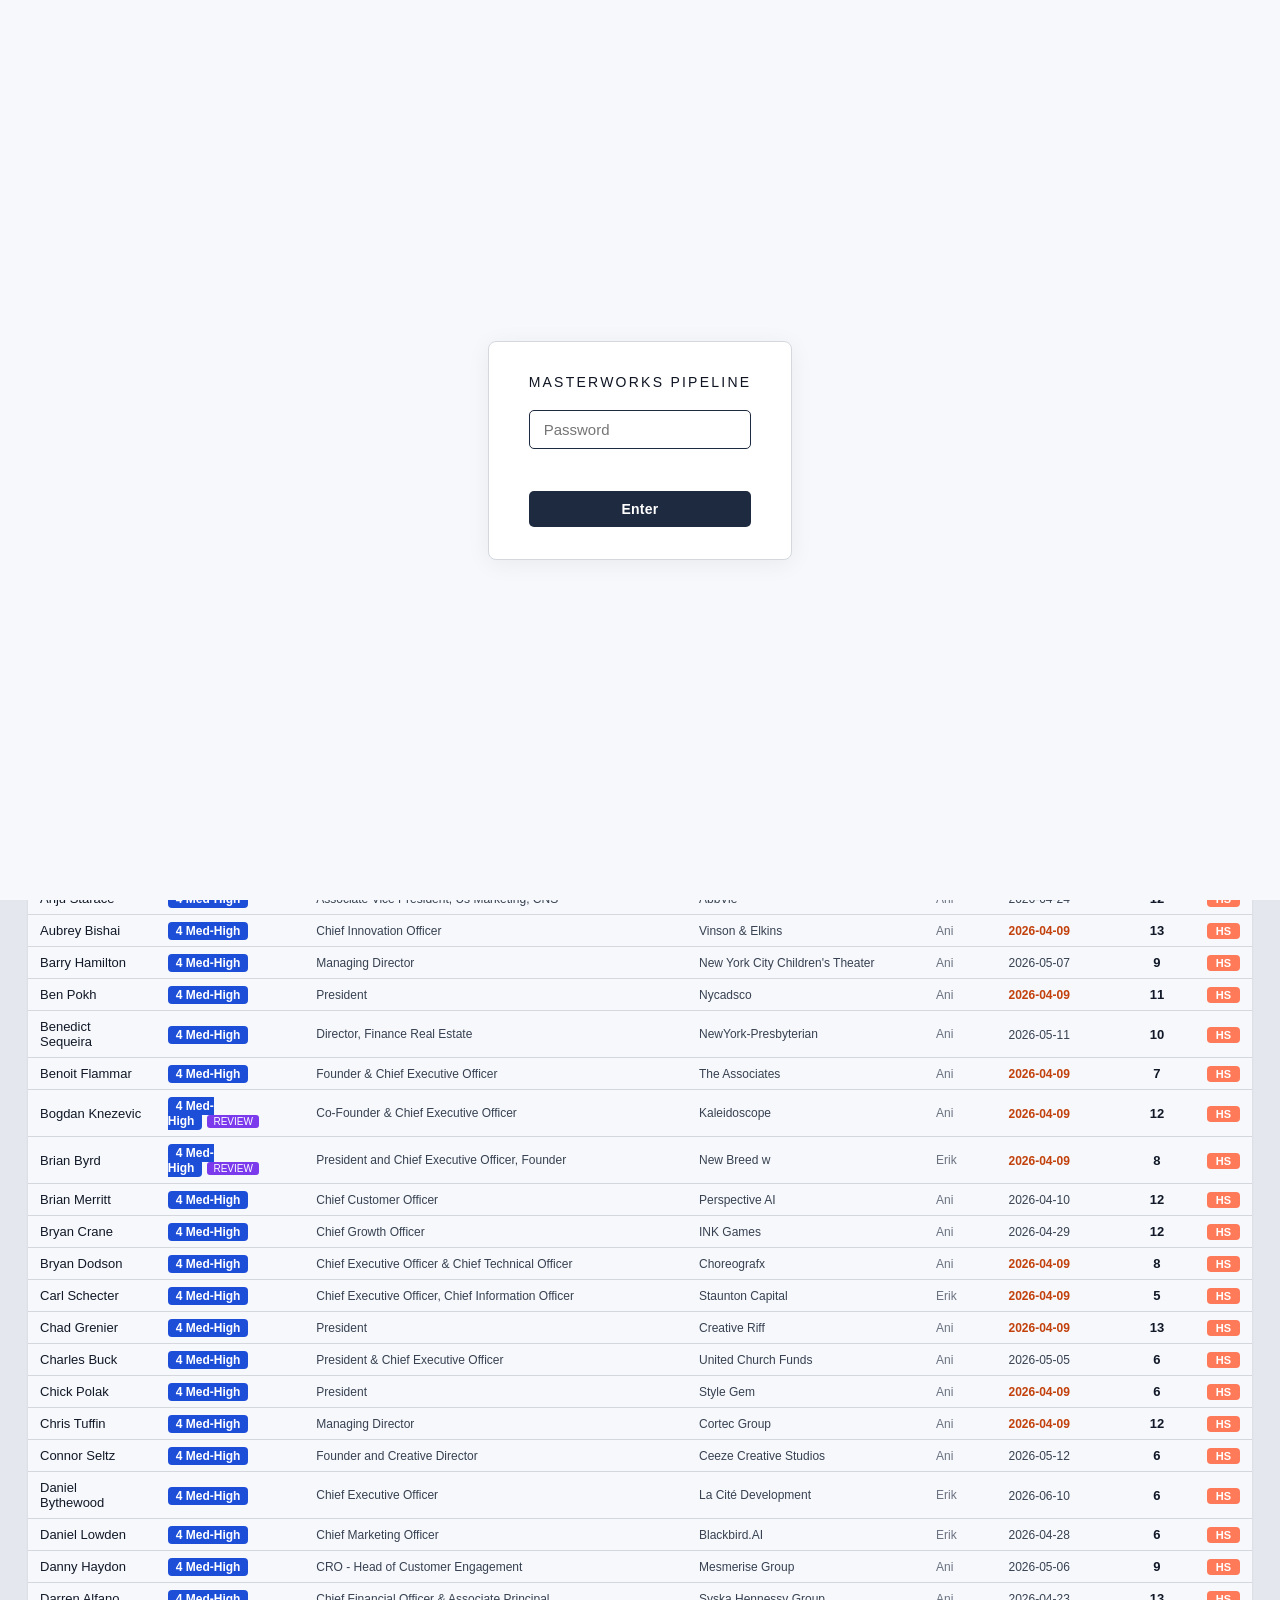
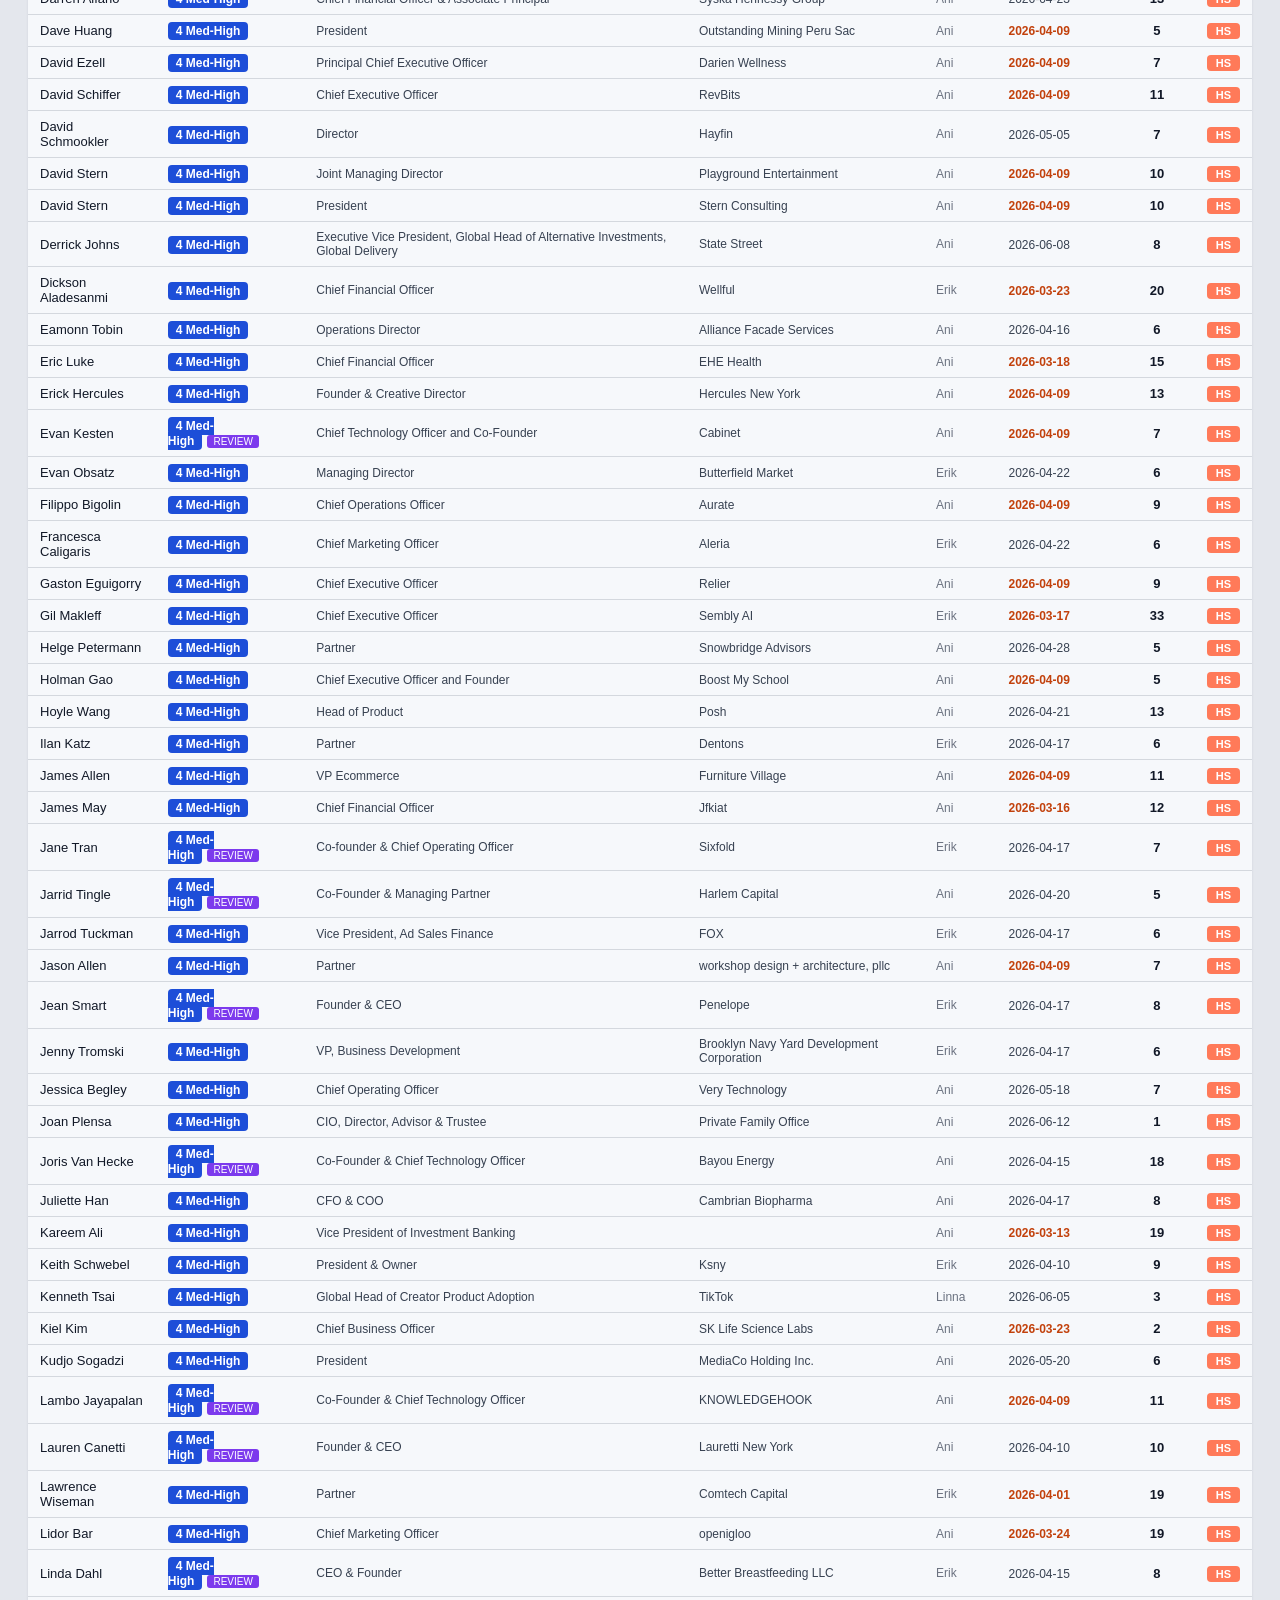
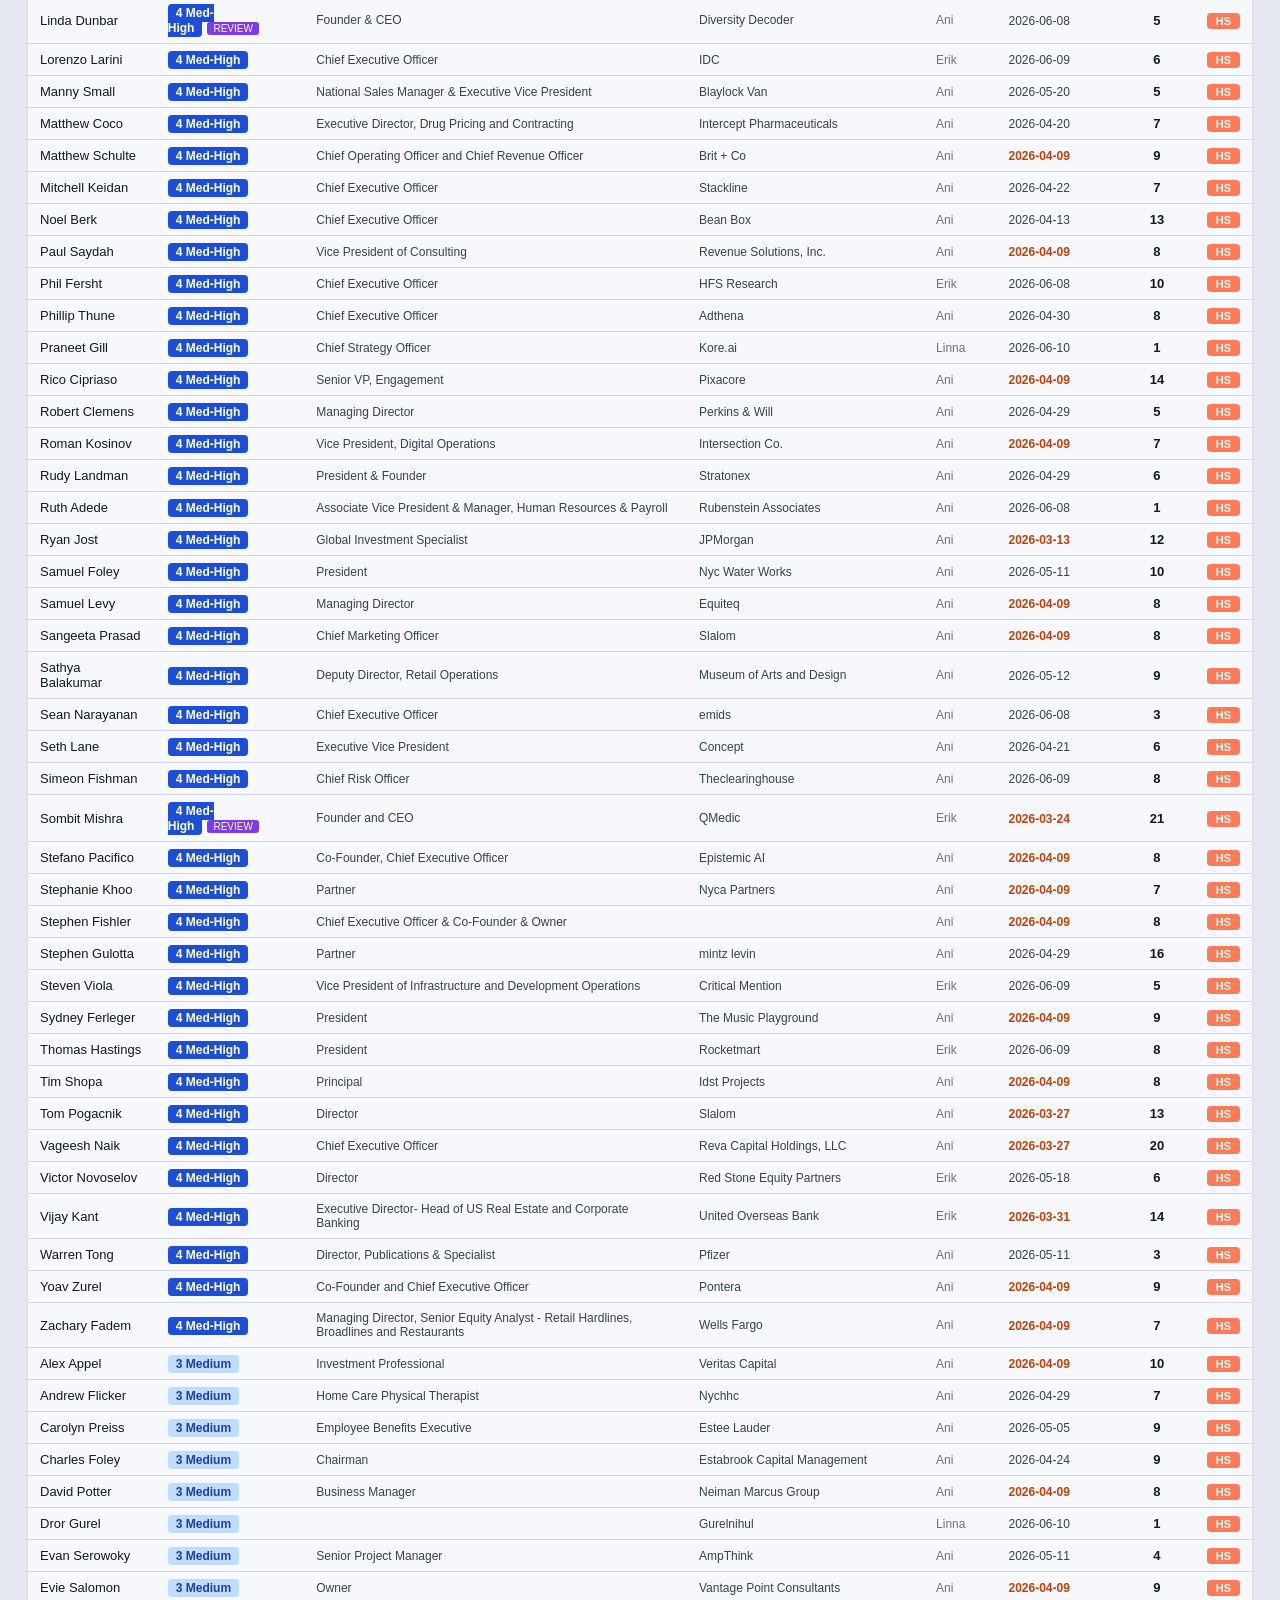
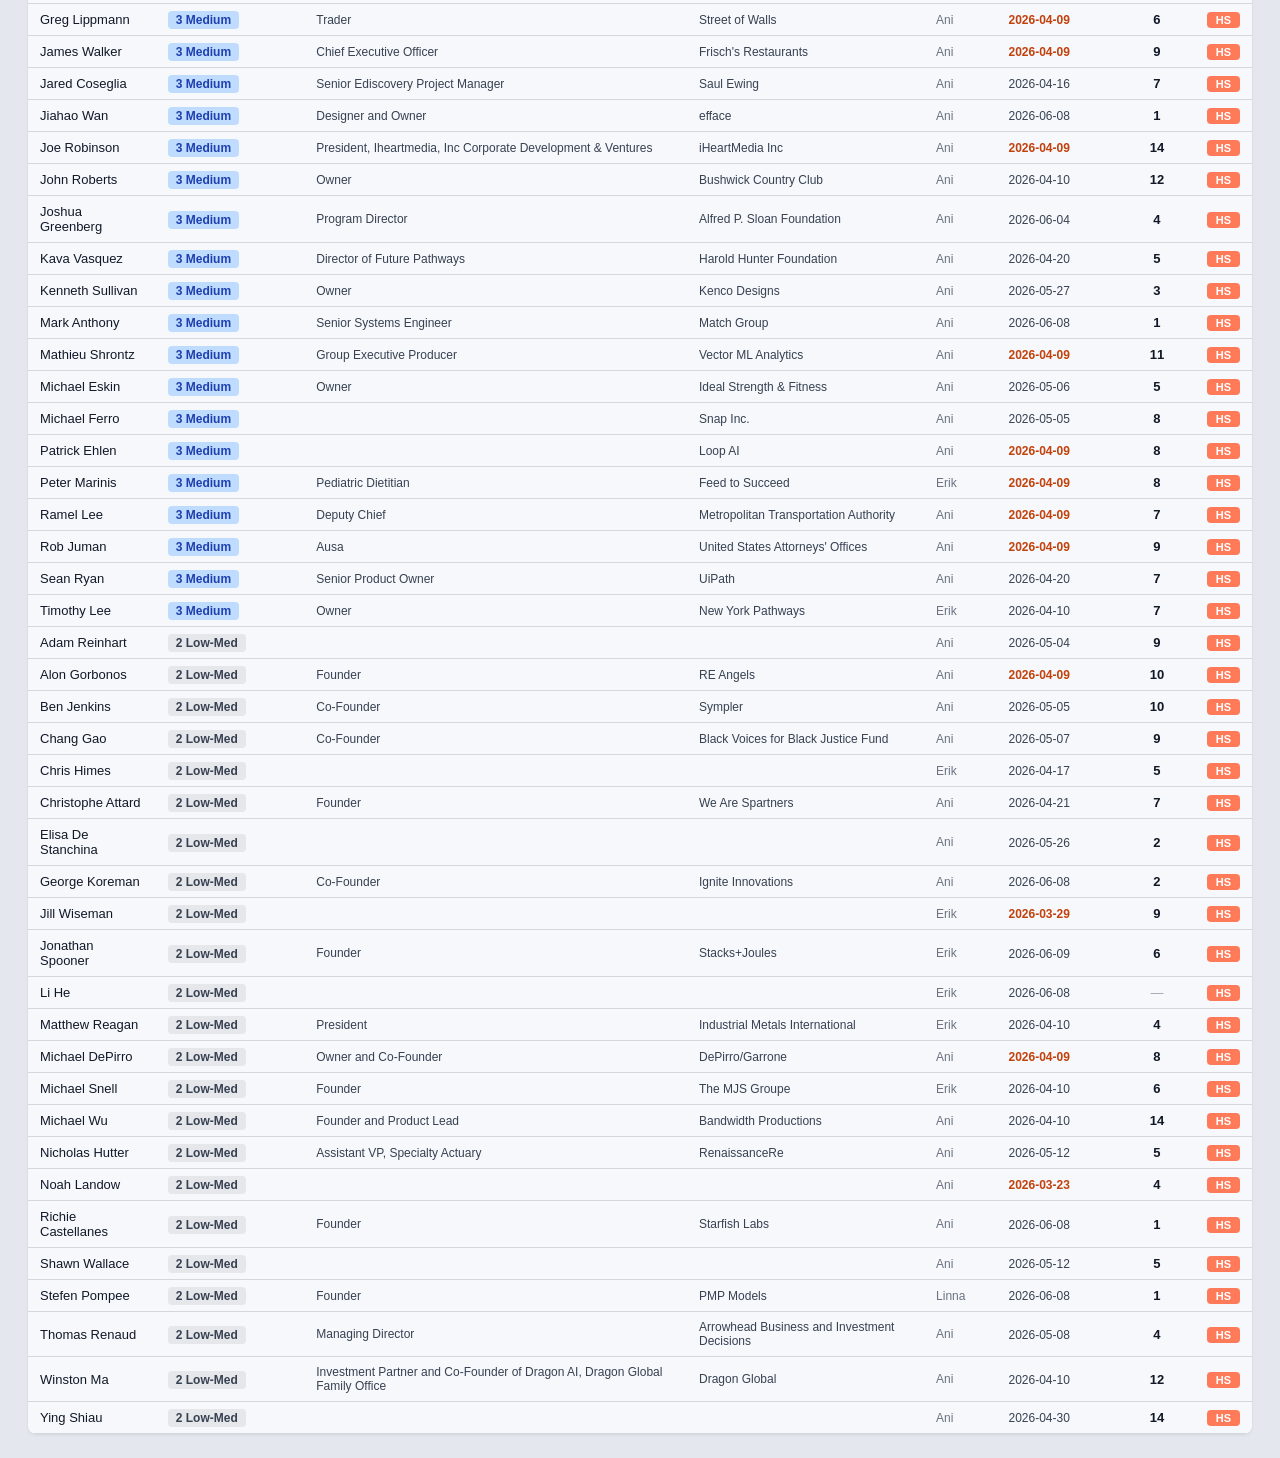
<file: docs/advisor_assigned_scored.html>
<!DOCTYPE html>
<html lang="en">
<head>
<meta charset="UTF-8">
<title>GL Advisor Assigned — Scored</title>
<link rel="stylesheet" href="pipeline.css">
<style>
*{box-sizing:border-box}
.meta{color:var(--text-3);font-size:12px;margin-bottom:16px}
.filters{display:flex;gap:8px;margin-bottom:14px;flex-wrap:wrap;align-items:center}
.filter-btn{background:var(--surface-2);border:1px solid var(--border);color:var(--text-2);padding:5px 14px;border-radius:5px;cursor:pointer;font-size:12px;font-weight:500;font-family:inherit}
.filter-btn:hover{border-color:var(--border-2)}
.filter-btn.active{background:var(--accent);border-color:var(--accent);color:#fff}
.sep{color:var(--text-3);font-size:12px;font-weight:500}
.summary{display:flex;gap:10px;margin-bottom:16px;flex-wrap:wrap}
.sum-card{background:var(--surface);border:1px solid var(--border);border-radius:8px;padding:8px 16px;font-size:12px;color:var(--text-2);font-weight:500}
.sum-card b{font-size:18px;display:block;color:var(--text);font-weight:700}
.scored-table{width:100%;border-collapse:collapse;font-size:13px;background:var(--surface);border-radius:8px;overflow:hidden;box-shadow:0 1px 3px rgba(14,20,34,.08)}
.scored-table th{background:var(--surface-2);color:var(--accent-2);font-weight:600;padding:10px 12px;text-align:left;border-bottom:2px solid var(--accent);white-space:nowrap;cursor:pointer;font-size:12px;text-transform:uppercase;letter-spacing:.04em;user-select:none}
.scored-table th:hover{color:var(--accent)}
.scored-table th.sort-asc::after{content:' ▲';font-size:10px}
.scored-table th.sort-desc::after{content:' ▼';font-size:10px}
.scored-table td{padding:8px 12px;border-bottom:1px solid var(--border);vertical-align:middle}
.scored-table tr:hover td{background:var(--surface-2)}
.hidden{display:none}
</style>
</head>
<body>
<div id="pw-gate"><div id="pw-box"><h2>MASTERWORKS PIPELINE</h2><input id="pw-input" type="password" placeholder="Password" autofocus /><div id="pw-err"></div><button id="pw-btn" onclick="checkPw()">Enter</button></div></div>
<script>
(function(){
  var PW='banksy',SK='pw_ok';
  if(localStorage.getItem(SK)==='1')document.getElementById('pw-gate').classList.add('hidden');
  window.checkPw=function(){
    if(document.getElementById('pw-input').value===PW){localStorage.setItem(SK,'1');document.getElementById('pw-gate').classList.add('hidden');}
    else{document.getElementById('pw-err').textContent='Incorrect password';document.getElementById('pw-input').value='';}
  };
  document.getElementById('pw-input').addEventListener('keydown',function(e){if(e.key==='Enter')checkPw();});
})();
</script>
<div class="nav"><a href="index.html">Pipeline</a><a href="today_rsvp.html">Today</a><a href="overview.html">Overview</a><a href="velocity.html">Velocity</a><a href="advisor_assigned_scored.html" class="active">Adv Assigned</a><a href="magazine.html">Magazine</a><a href="deliverables.html">Deliverables</a><a href="portfolio.html">Portfolio</a></div>
<h1>GL Advisor Assigned — All Contacts Scored</h1>
<div class="meta">Generated June 12, 2026 16:01 EDT &nbsp;·&nbsp; 172 contacts</div>

<div class="summary">
  <div class="sum-card"><b>172</b>Total</div>
  <div class="sum-card"><b>9</b>Score 5</div><div class="sum-card"><b>113</b>Score 4</div><div class="sum-card"><b>27</b>Score 3</div><div class="sum-card"><b>23</b>Score 2</div><div class="sum-card"><b>0</b>Score 1</div>
  <div class="sum-card"><b>135</b>Ani</div><div class="sum-card"><b>33</b>Erik</div><div class="sum-card"><b>4</b>Linna</div>
  <div class="sum-card"><b>13</b>Needs Review</div>
  <div class="sum-card" style="border-color:#c2410c"><b style="color:#c2410c">78</b>Pre-Apr 10</div>
</div>

<div class="filters">
  <span class="sep">Score:</span>
  <button class="filter-btn active" onclick="setFilter('score','all')">All</button>
  <button class="filter-btn" onclick="setFilter('score','5')">5</button>
  <button class="filter-btn" onclick="setFilter('score','4')">4</button>
  <button class="filter-btn" onclick="setFilter('score','3')">3</button>
  <button class="filter-btn" onclick="setFilter('score','2')">2</button>
  <button class="filter-btn" onclick="setFilter('score','1')">1</button>
  <span class="sep" style="margin-left:8px">Owner:</span>
  <button class="filter-btn active" onclick="setFilter('owner','all')">All</button>
  <button class="filter-btn" onclick="setFilter('owner','Ani')">Ani</button><button class="filter-btn" onclick="setFilter('owner','Erik')">Erik</button><button class="filter-btn" onclick="setFilter('owner','Linna')">Linna</button>
  <span class="sep" style="margin-left:8px">Flag:</span>
  <button class="filter-btn" onclick="setFilter('review','1')">Review (13)</button>
  <button class="filter-btn" onclick="setFilter('old','1')" style="border-color:#c2410c;color:#c2410c">Pre-Apr 10 (78)</button>
</div>

<table id="tbl" class="scored-table">
<thead><tr>
  <th onclick="sortBy('name')">Name</th>
  <th onclick="sortBy('score')">Score</th>
  <th onclick="sortBy('title')">Title</th>
  <th onclick="sortBy('company')">Company</th>
  <th onclick="sortBy('owner')">Owner</th>
  <th onclick="sortBy('created')">Deal Created</th>
  <th onclick="sortBy('called')" style="text-align:center">Called</th>
  <th>Link</th>
</tr></thead>
<tbody><tr data-score="5" data-owner="Ani" data-review="0" data-old="1" data-name="anmay dittman" data-title="managing director" data-company="blackrock" data-created="2026-04-09" data-called="8">
  <td style="font-weight:500;color:#111827">Anmay Dittman</td>
  <td><span style="background:#1e3a8a;color:#fff;padding:2px 8px;border-radius:4px;font-size:12px;font-weight:600">5 High</span></td>
  <td style="color:#374151;font-size:12px">Managing Director</td>
  <td style="color:#374151;font-size:12px">BlackRock</td>
  <td style="color:#6b7280;font-size:12px">Ani</td>
  <td><span style="color:#c2410c;font-size:12px;font-weight:700">2026-04-09</span></td>
  <td style="text-align:center"><span style="font-weight:600;color:#111827">8</span></td>
  <td><a href="https://app.hubspot.com/contacts/5454671/record/0-1/32866205080" target="_blank" style="background:#ff7a59;color:#fff;padding:2px 9px;border-radius:4px;font-size:11px;font-weight:600;text-decoration:none;white-space:nowrap">HS</a></td>
</tr><tr data-score="5" data-owner="Erik" data-review="0" data-old="1" data-name="david blumberg" data-title="" data-company="" data-created="2026-04-09" data-called="6">
  <td style="font-weight:500;color:#111827">David Blumberg</td>
  <td><span style="background:#1e3a8a;color:#fff;padding:2px 8px;border-radius:4px;font-size:12px;font-weight:600">5 High</span></td>
  <td style="color:#374151;font-size:12px"></td>
  <td style="color:#374151;font-size:12px"></td>
  <td style="color:#6b7280;font-size:12px">Erik</td>
  <td><span style="color:#c2410c;font-size:12px;font-weight:700">2026-04-09</span></td>
  <td style="text-align:center"><span style="font-weight:600;color:#111827">6</span></td>
  <td><a href="https://app.hubspot.com/contacts/5454671/record/0-1/113977953865" target="_blank" style="background:#ff7a59;color:#fff;padding:2px 9px;border-radius:4px;font-size:11px;font-weight:600;text-decoration:none;white-space:nowrap">HS</a></td>
</tr><tr data-score="5" data-owner="Ani" data-review="0" data-old="1" data-name="eddy bogaert" data-title="artist" data-company="visual artist" data-created="2026-04-09" data-called="3">
  <td style="font-weight:500;color:#111827">Eddy Bogaert</td>
  <td><span style="background:#1e3a8a;color:#fff;padding:2px 8px;border-radius:4px;font-size:12px;font-weight:600">5 High</span></td>
  <td style="color:#374151;font-size:12px">Artist</td>
  <td style="color:#374151;font-size:12px">Visual Artist</td>
  <td style="color:#6b7280;font-size:12px">Ani</td>
  <td><span style="color:#c2410c;font-size:12px;font-weight:700">2026-04-09</span></td>
  <td style="text-align:center"><span style="font-weight:600;color:#111827">3</span></td>
  <td><a href="https://app.hubspot.com/contacts/5454671/record/0-1/223904724857" target="_blank" style="background:#ff7a59;color:#fff;padding:2px 9px;border-radius:4px;font-size:11px;font-weight:600;text-decoration:none;white-space:nowrap">HS</a></td>
</tr><tr data-score="5" data-owner="Ani" data-review="0" data-old="1" data-name="elliot bogod" data-title="managing director" data-company="broadway realty" data-created="2026-04-09" data-called="14">
  <td style="font-weight:500;color:#111827">Elliot Bogod</td>
  <td><span style="background:#1e3a8a;color:#fff;padding:2px 8px;border-radius:4px;font-size:12px;font-weight:600">5 High</span></td>
  <td style="color:#374151;font-size:12px">Managing Director</td>
  <td style="color:#374151;font-size:12px">Broadway Realty</td>
  <td style="color:#6b7280;font-size:12px">Ani</td>
  <td><span style="color:#c2410c;font-size:12px;font-weight:700">2026-04-09</span></td>
  <td style="text-align:center"><span style="font-weight:600;color:#111827">14</span></td>
  <td><a href="https://app.hubspot.com/contacts/5454671/record/0-1/208589955878" target="_blank" style="background:#ff7a59;color:#fff;padding:2px 9px;border-radius:4px;font-size:11px;font-weight:600;text-decoration:none;white-space:nowrap">HS</a></td>
</tr><tr data-score="5" data-owner="Ani" data-review="0" data-old="0" data-name="gilbert tang" data-title="physician consultant" data-company="abbott" data-created="2026-04-13" data-called="14">
  <td style="font-weight:500;color:#111827">Gilbert Tang</td>
  <td><span style="background:#1e3a8a;color:#fff;padding:2px 8px;border-radius:4px;font-size:12px;font-weight:600">5 High</span></td>
  <td style="color:#374151;font-size:12px">Physician Consultant</td>
  <td style="color:#374151;font-size:12px">Abbott</td>
  <td style="color:#6b7280;font-size:12px">Ani</td>
  <td><span style="color:#374151;font-size:12px">2026-04-13</span></td>
  <td style="text-align:center"><span style="font-weight:600;color:#111827">14</span></td>
  <td><a href="https://app.hubspot.com/contacts/5454671/record/0-1/214644412756" target="_blank" style="background:#ff7a59;color:#fff;padding:2px 9px;border-radius:4px;font-size:11px;font-weight:600;text-decoration:none;white-space:nowrap">HS</a></td>
</tr><tr data-score="5" data-owner="Erik" data-review="0" data-old="1" data-name="jason winocour" data-title="retired" data-company="jason winocour - placeholder company" data-created="2026-04-09" data-called="2">
  <td style="font-weight:500;color:#111827">Jason Winocour</td>
  <td><span style="background:#1e3a8a;color:#fff;padding:2px 8px;border-radius:4px;font-size:12px;font-weight:600">5 High</span></td>
  <td style="color:#374151;font-size:12px">Retired</td>
  <td style="color:#374151;font-size:12px">Jason Winocour - Placeholder Company</td>
  <td style="color:#6b7280;font-size:12px">Erik</td>
  <td><span style="color:#c2410c;font-size:12px;font-weight:700">2026-04-09</span></td>
  <td style="text-align:center"><span style="font-weight:600;color:#111827">2</span></td>
  <td><a href="https://app.hubspot.com/contacts/5454671/record/0-1/64661570129" target="_blank" style="background:#ff7a59;color:#fff;padding:2px 9px;border-radius:4px;font-size:11px;font-weight:600;text-decoration:none;white-space:nowrap">HS</a></td>
</tr><tr data-score="5" data-owner="Ani" data-review="0" data-old="1" data-name="justin nance" data-title="jpm cib" data-company="jp morgan corporate &amp; investment bank" data-created="2026-04-09" data-called="7">
  <td style="font-weight:500;color:#111827">Justin Nance</td>
  <td><span style="background:#1e3a8a;color:#fff;padding:2px 8px;border-radius:4px;font-size:12px;font-weight:600">5 High</span></td>
  <td style="color:#374151;font-size:12px">JPM CIB</td>
  <td style="color:#374151;font-size:12px">JP Morgan Corporate &amp; Investment Bank</td>
  <td style="color:#6b7280;font-size:12px">Ani</td>
  <td><span style="color:#c2410c;font-size:12px;font-weight:700">2026-04-09</span></td>
  <td style="text-align:center"><span style="font-weight:600;color:#111827">7</span></td>
  <td><a href="https://app.hubspot.com/contacts/5454671/record/0-1/285173052" target="_blank" style="background:#ff7a59;color:#fff;padding:2px 9px;border-radius:4px;font-size:11px;font-weight:600;text-decoration:none;white-space:nowrap">HS</a></td>
</tr><tr data-score="5" data-owner="Ani" data-review="0" data-old="0" data-name="sucharita dasa" data-title="managing director, investment banking, clean energy transition" data-company="citi" data-created="2026-05-27" data-called="3">
  <td style="font-weight:500;color:#111827">Sucharita Dasa</td>
  <td><span style="background:#1e3a8a;color:#fff;padding:2px 8px;border-radius:4px;font-size:12px;font-weight:600">5 High</span></td>
  <td style="color:#374151;font-size:12px">Managing Director, Investment Banking, Clean Energy Transition</td>
  <td style="color:#374151;font-size:12px">Citi</td>
  <td style="color:#6b7280;font-size:12px">Ani</td>
  <td><span style="color:#374151;font-size:12px">2026-05-27</span></td>
  <td style="text-align:center"><span style="font-weight:600;color:#111827">3</span></td>
  <td><a href="https://app.hubspot.com/contacts/5454671/record/0-1/44705939008" target="_blank" style="background:#ff7a59;color:#fff;padding:2px 9px;border-radius:4px;font-size:11px;font-weight:600;text-decoration:none;white-space:nowrap">HS</a></td>
</tr><tr data-score="5" data-owner="Ani" data-review="0" data-old="0" data-name="victoria rhodes" data-title="teller" data-company="td bank group" data-created="2026-06-10" data-called="1">
  <td style="font-weight:500;color:#111827">Victoria Rhodes</td>
  <td><span style="background:#1e3a8a;color:#fff;padding:2px 8px;border-radius:4px;font-size:12px;font-weight:600">5 High</span></td>
  <td style="color:#374151;font-size:12px">Teller</td>
  <td style="color:#374151;font-size:12px">TD Bank Group</td>
  <td style="color:#6b7280;font-size:12px">Ani</td>
  <td><span style="color:#374151;font-size:12px">2026-06-10</span></td>
  <td style="text-align:center"><span style="font-weight:600;color:#111827">1</span></td>
  <td><a href="https://app.hubspot.com/contacts/5454671/record/0-1/227814377370" target="_blank" style="background:#ff7a59;color:#fff;padding:2px 9px;border-radius:4px;font-size:11px;font-weight:600;text-decoration:none;white-space:nowrap">HS</a></td>
</tr><tr data-score="4" data-owner="Ani" data-review="0" data-old="1" data-name="aaron abend" data-title="managing director" data-company="prognosis data" data-created="2026-03-18" data-called="6">
  <td style="font-weight:500;color:#111827">Aaron Abend</td>
  <td><span style="background:#1d4ed8;color:#fff;padding:2px 8px;border-radius:4px;font-size:12px;font-weight:600">4 Med-High</span></td>
  <td style="color:#374151;font-size:12px">Managing Director</td>
  <td style="color:#374151;font-size:12px">Prognosis Data</td>
  <td style="color:#6b7280;font-size:12px">Ani</td>
  <td><span style="color:#c2410c;font-size:12px;font-weight:700">2026-03-18</span></td>
  <td style="text-align:center"><span style="font-weight:600;color:#111827">6</span></td>
  <td><a href="https://app.hubspot.com/contacts/5454671/record/0-1/207114297500" target="_blank" style="background:#ff7a59;color:#fff;padding:2px 9px;border-radius:4px;font-size:11px;font-weight:600;text-decoration:none;white-space:nowrap">HS</a></td>
</tr><tr data-score="4" data-owner="Ani" data-review="0" data-old="1" data-name="adam felsenthal" data-title="vice president" data-company="enfusion" data-created="2026-04-09" data-called="8">
  <td style="font-weight:500;color:#111827">Adam Felsenthal</td>
  <td><span style="background:#1d4ed8;color:#fff;padding:2px 8px;border-radius:4px;font-size:12px;font-weight:600">4 Med-High</span></td>
  <td style="color:#374151;font-size:12px">Vice President</td>
  <td style="color:#374151;font-size:12px">Enfusion</td>
  <td style="color:#6b7280;font-size:12px">Ani</td>
  <td><span style="color:#c2410c;font-size:12px;font-weight:700">2026-04-09</span></td>
  <td style="text-align:center"><span style="font-weight:600;color:#111827">8</span></td>
  <td><a href="https://app.hubspot.com/contacts/5454671/record/0-1/174169632049" target="_blank" style="background:#ff7a59;color:#fff;padding:2px 9px;border-radius:4px;font-size:11px;font-weight:600;text-decoration:none;white-space:nowrap">HS</a></td>
</tr><tr data-score="4" data-owner="Ani" data-review="0" data-old="1" data-name="adi divgi" data-title="founder and managing partner" data-company="divino global holdings" data-created="2026-04-09" data-called="7">
  <td style="font-weight:500;color:#111827">Adi Divgi</td>
  <td><span style="background:#1d4ed8;color:#fff;padding:2px 8px;border-radius:4px;font-size:12px;font-weight:600">4 Med-High</span></td>
  <td style="color:#374151;font-size:12px">Founder and Managing Partner</td>
  <td style="color:#374151;font-size:12px">Divino Global Holdings</td>
  <td style="color:#6b7280;font-size:12px">Ani</td>
  <td><span style="color:#c2410c;font-size:12px;font-weight:700">2026-04-09</span></td>
  <td style="text-align:center"><span style="font-weight:600;color:#111827">7</span></td>
  <td><a href="https://app.hubspot.com/contacts/5454671/record/0-1/275590401" target="_blank" style="background:#ff7a59;color:#fff;padding:2px 9px;border-radius:4px;font-size:11px;font-weight:600;text-decoration:none;white-space:nowrap">HS</a></td>
</tr><tr data-score="4" data-owner="Ani" data-review="0" data-old="1" data-name="adrien kirschfink" data-title="managing director" data-company="accenture" data-created="2026-04-09" data-called="5">
  <td style="font-weight:500;color:#111827">Adrien Kirschfink</td>
  <td><span style="background:#1d4ed8;color:#fff;padding:2px 8px;border-radius:4px;font-size:12px;font-weight:600">4 Med-High</span></td>
  <td style="color:#374151;font-size:12px">Managing Director</td>
  <td style="color:#374151;font-size:12px">Accenture</td>
  <td style="color:#6b7280;font-size:12px">Ani</td>
  <td><span style="color:#c2410c;font-size:12px;font-weight:700">2026-04-09</span></td>
  <td style="text-align:center"><span style="font-weight:600;color:#111827">5</span></td>
  <td><a href="https://app.hubspot.com/contacts/5454671/record/0-1/39430542600" target="_blank" style="background:#ff7a59;color:#fff;padding:2px 9px;border-radius:4px;font-size:11px;font-weight:600;text-decoration:none;white-space:nowrap">HS</a></td>
</tr><tr data-score="4" data-owner="Ani" data-review="0" data-old="1" data-name="ajmal hachim" data-title="vice president" data-company="berkshire global advisors" data-created="2026-04-09" data-called="12">
  <td style="font-weight:500;color:#111827">Ajmal Hachim</td>
  <td><span style="background:#1d4ed8;color:#fff;padding:2px 8px;border-radius:4px;font-size:12px;font-weight:600">4 Med-High</span></td>
  <td style="color:#374151;font-size:12px">Vice President</td>
  <td style="color:#374151;font-size:12px">Berkshire Global Advisors</td>
  <td style="color:#6b7280;font-size:12px">Ani</td>
  <td><span style="color:#c2410c;font-size:12px;font-weight:700">2026-04-09</span></td>
  <td style="text-align:center"><span style="font-weight:600;color:#111827">12</span></td>
  <td><a href="https://app.hubspot.com/contacts/5454671/record/0-1/156712888918" target="_blank" style="background:#ff7a59;color:#fff;padding:2px 9px;border-radius:4px;font-size:11px;font-weight:600;text-decoration:none;white-space:nowrap">HS</a></td>
</tr><tr data-score="4" data-owner="Ani" data-review="1" data-old="0" data-name="akhil bhiwal" data-title="co-founder and chief executive officer" data-company="phyllo" data-created="2026-06-10" data-called="1">
  <td style="font-weight:500;color:#111827">Akhil Bhiwal</td>
  <td><span style="background:#1d4ed8;color:#fff;padding:2px 8px;border-radius:4px;font-size:12px;font-weight:600">4 Med-High</span><span style="background:#7c3aed;color:#fff;padding:1px 6px;border-radius:3px;font-size:10px;margin-left:5px">REVIEW</span></td>
  <td style="color:#374151;font-size:12px">Co-Founder and Chief Executive Officer</td>
  <td style="color:#374151;font-size:12px">Phyllo</td>
  <td style="color:#6b7280;font-size:12px">Ani</td>
  <td><span style="color:#374151;font-size:12px">2026-06-10</span></td>
  <td style="text-align:center"><span style="font-weight:600;color:#111827">1</span></td>
  <td><a href="https://app.hubspot.com/contacts/5454671/record/0-1/114486617974" target="_blank" style="background:#ff7a59;color:#fff;padding:2px 9px;border-radius:4px;font-size:11px;font-weight:600;text-decoration:none;white-space:nowrap">HS</a></td>
</tr><tr data-score="4" data-owner="Ani" data-review="0" data-old="1" data-name="alan miles" data-title="chief executive officer" data-company="ncsolutions" data-created="2026-04-09" data-called="8">
  <td style="font-weight:500;color:#111827">Alan Miles</td>
  <td><span style="background:#1d4ed8;color:#fff;padding:2px 8px;border-radius:4px;font-size:12px;font-weight:600">4 Med-High</span></td>
  <td style="color:#374151;font-size:12px">Chief Executive Officer</td>
  <td style="color:#374151;font-size:12px">NCSolutions</td>
  <td style="color:#6b7280;font-size:12px">Ani</td>
  <td><span style="color:#c2410c;font-size:12px;font-weight:700">2026-04-09</span></td>
  <td style="text-align:center"><span style="font-weight:600;color:#111827">8</span></td>
  <td><a href="https://app.hubspot.com/contacts/5454671/record/0-1/15544581165" target="_blank" style="background:#ff7a59;color:#fff;padding:2px 9px;border-radius:4px;font-size:11px;font-weight:600;text-decoration:none;white-space:nowrap">HS</a></td>
</tr><tr data-score="4" data-owner="Ani" data-review="0" data-old="1" data-name="alex iosilevich" data-title="global president and chief investment officer" data-company="nxc" data-created="2026-04-09" data-called="10">
  <td style="font-weight:500;color:#111827">Alex Iosilevich</td>
  <td><span style="background:#1d4ed8;color:#fff;padding:2px 8px;border-radius:4px;font-size:12px;font-weight:600">4 Med-High</span></td>
  <td style="color:#374151;font-size:12px">Global President and Chief Investment Officer</td>
  <td style="color:#374151;font-size:12px">NXC</td>
  <td style="color:#6b7280;font-size:12px">Ani</td>
  <td><span style="color:#c2410c;font-size:12px;font-weight:700">2026-04-09</span></td>
  <td style="text-align:center"><span style="font-weight:600;color:#111827">10</span></td>
  <td><a href="https://app.hubspot.com/contacts/5454671/record/0-1/156726043509" target="_blank" style="background:#ff7a59;color:#fff;padding:2px 9px;border-radius:4px;font-size:11px;font-weight:600;text-decoration:none;white-space:nowrap">HS</a></td>
</tr><tr data-score="4" data-owner="Ani" data-review="0" data-old="1" data-name="altin kadareja" data-title="chief executive officer" data-company="cardo ai" data-created="2026-04-09" data-called="8">
  <td style="font-weight:500;color:#111827">Altin Kadareja</td>
  <td><span style="background:#1d4ed8;color:#fff;padding:2px 8px;border-radius:4px;font-size:12px;font-weight:600">4 Med-High</span></td>
  <td style="color:#374151;font-size:12px">Chief Executive Officer</td>
  <td style="color:#374151;font-size:12px">Cardo AI</td>
  <td style="color:#6b7280;font-size:12px">Ani</td>
  <td><span style="color:#c2410c;font-size:12px;font-weight:700">2026-04-09</span></td>
  <td style="text-align:center"><span style="font-weight:600;color:#111827">8</span></td>
  <td><a href="https://app.hubspot.com/contacts/5454671/record/0-1/189481478986" target="_blank" style="background:#ff7a59;color:#fff;padding:2px 9px;border-radius:4px;font-size:11px;font-weight:600;text-decoration:none;white-space:nowrap">HS</a></td>
</tr><tr data-score="4" data-owner="Ani" data-review="0" data-old="0" data-name="anju starace" data-title="associate vice president, us marketing, cns" data-company="abbvie" data-created="2026-04-24" data-called="12">
  <td style="font-weight:500;color:#111827">Anju Starace</td>
  <td><span style="background:#1d4ed8;color:#fff;padding:2px 8px;border-radius:4px;font-size:12px;font-weight:600">4 Med-High</span></td>
  <td style="color:#374151;font-size:12px">Associate Vice President, Us Marketing, CNS</td>
  <td style="color:#374151;font-size:12px">AbbVie</td>
  <td style="color:#6b7280;font-size:12px">Ani</td>
  <td><span style="color:#374151;font-size:12px">2026-04-24</span></td>
  <td style="text-align:center"><span style="font-weight:600;color:#111827">12</span></td>
  <td><a href="https://app.hubspot.com/contacts/5454671/record/0-1/208285577639" target="_blank" style="background:#ff7a59;color:#fff;padding:2px 9px;border-radius:4px;font-size:11px;font-weight:600;text-decoration:none;white-space:nowrap">HS</a></td>
</tr><tr data-score="4" data-owner="Ani" data-review="0" data-old="1" data-name="aubrey bishai" data-title="chief innovation officer" data-company="vinson &amp; elkins" data-created="2026-04-09" data-called="13">
  <td style="font-weight:500;color:#111827">Aubrey Bishai</td>
  <td><span style="background:#1d4ed8;color:#fff;padding:2px 8px;border-radius:4px;font-size:12px;font-weight:600">4 Med-High</span></td>
  <td style="color:#374151;font-size:12px">Chief Innovation Officer</td>
  <td style="color:#374151;font-size:12px">Vinson &amp; Elkins</td>
  <td style="color:#6b7280;font-size:12px">Ani</td>
  <td><span style="color:#c2410c;font-size:12px;font-weight:700">2026-04-09</span></td>
  <td style="text-align:center"><span style="font-weight:600;color:#111827">13</span></td>
  <td><a href="https://app.hubspot.com/contacts/5454671/record/0-1/26773179026" target="_blank" style="background:#ff7a59;color:#fff;padding:2px 9px;border-radius:4px;font-size:11px;font-weight:600;text-decoration:none;white-space:nowrap">HS</a></td>
</tr><tr data-score="4" data-owner="Ani" data-review="0" data-old="0" data-name="barry hamilton" data-title="managing director" data-company="new york city children&#x27;s theater" data-created="2026-05-07" data-called="9">
  <td style="font-weight:500;color:#111827">Barry Hamilton</td>
  <td><span style="background:#1d4ed8;color:#fff;padding:2px 8px;border-radius:4px;font-size:12px;font-weight:600">4 Med-High</span></td>
  <td style="color:#374151;font-size:12px">Managing Director</td>
  <td style="color:#374151;font-size:12px">New York City Children&#x27;s Theater</td>
  <td style="color:#6b7280;font-size:12px">Ani</td>
  <td><span style="color:#374151;font-size:12px">2026-05-07</span></td>
  <td style="text-align:center"><span style="font-weight:600;color:#111827">9</span></td>
  <td><a href="https://app.hubspot.com/contacts/5454671/record/0-1/209591293476" target="_blank" style="background:#ff7a59;color:#fff;padding:2px 9px;border-radius:4px;font-size:11px;font-weight:600;text-decoration:none;white-space:nowrap">HS</a></td>
</tr><tr data-score="4" data-owner="Ani" data-review="0" data-old="1" data-name="ben pokh" data-title="president" data-company="nycadsco" data-created="2026-04-09" data-called="11">
  <td style="font-weight:500;color:#111827">Ben Pokh</td>
  <td><span style="background:#1d4ed8;color:#fff;padding:2px 8px;border-radius:4px;font-size:12px;font-weight:600">4 Med-High</span></td>
  <td style="color:#374151;font-size:12px">President</td>
  <td style="color:#374151;font-size:12px">Nycadsco</td>
  <td style="color:#6b7280;font-size:12px">Ani</td>
  <td><span style="color:#c2410c;font-size:12px;font-weight:700">2026-04-09</span></td>
  <td style="text-align:center"><span style="font-weight:600;color:#111827">11</span></td>
  <td><a href="https://app.hubspot.com/contacts/5454671/record/0-1/209025510473" target="_blank" style="background:#ff7a59;color:#fff;padding:2px 9px;border-radius:4px;font-size:11px;font-weight:600;text-decoration:none;white-space:nowrap">HS</a></td>
</tr><tr data-score="4" data-owner="Ani" data-review="0" data-old="0" data-name="benedict sequeira" data-title="director, finance real estate" data-company="newyork-presbyterian" data-created="2026-05-11" data-called="10">
  <td style="font-weight:500;color:#111827">Benedict Sequeira</td>
  <td><span style="background:#1d4ed8;color:#fff;padding:2px 8px;border-radius:4px;font-size:12px;font-weight:600">4 Med-High</span></td>
  <td style="color:#374151;font-size:12px">Director, Finance Real Estate</td>
  <td style="color:#374151;font-size:12px">NewYork-Presbyterian</td>
  <td style="color:#6b7280;font-size:12px">Ani</td>
  <td><span style="color:#374151;font-size:12px">2026-05-11</span></td>
  <td style="text-align:center"><span style="font-weight:600;color:#111827">10</span></td>
  <td><a href="https://app.hubspot.com/contacts/5454671/record/0-1/116194670245" target="_blank" style="background:#ff7a59;color:#fff;padding:2px 9px;border-radius:4px;font-size:11px;font-weight:600;text-decoration:none;white-space:nowrap">HS</a></td>
</tr><tr data-score="4" data-owner="Ani" data-review="0" data-old="1" data-name="benoit flammar" data-title="founder &amp; chief executive officer" data-company="the associates" data-created="2026-04-09" data-called="7">
  <td style="font-weight:500;color:#111827">Benoit Flammar</td>
  <td><span style="background:#1d4ed8;color:#fff;padding:2px 8px;border-radius:4px;font-size:12px;font-weight:600">4 Med-High</span></td>
  <td style="color:#374151;font-size:12px">Founder &amp; Chief Executive Officer</td>
  <td style="color:#374151;font-size:12px">The Associates</td>
  <td style="color:#6b7280;font-size:12px">Ani</td>
  <td><span style="color:#c2410c;font-size:12px;font-weight:700">2026-04-09</span></td>
  <td style="text-align:center"><span style="font-weight:600;color:#111827">7</span></td>
  <td><a href="https://app.hubspot.com/contacts/5454671/record/0-1/156281801" target="_blank" style="background:#ff7a59;color:#fff;padding:2px 9px;border-radius:4px;font-size:11px;font-weight:600;text-decoration:none;white-space:nowrap">HS</a></td>
</tr><tr data-score="4" data-owner="Ani" data-review="1" data-old="1" data-name="bogdan knezevic" data-title="co-founder &amp; chief executive officer" data-company="kaleidoscope" data-created="2026-04-09" data-called="12">
  <td style="font-weight:500;color:#111827">Bogdan Knezevic</td>
  <td><span style="background:#1d4ed8;color:#fff;padding:2px 8px;border-radius:4px;font-size:12px;font-weight:600">4 Med-High</span><span style="background:#7c3aed;color:#fff;padding:1px 6px;border-radius:3px;font-size:10px;margin-left:5px">REVIEW</span></td>
  <td style="color:#374151;font-size:12px">Co-Founder &amp; Chief Executive Officer</td>
  <td style="color:#374151;font-size:12px">Kaleidoscope</td>
  <td style="color:#6b7280;font-size:12px">Ani</td>
  <td><span style="color:#c2410c;font-size:12px;font-weight:700">2026-04-09</span></td>
  <td style="text-align:center"><span style="font-weight:600;color:#111827">12</span></td>
  <td><a href="https://app.hubspot.com/contacts/5454671/record/0-1/113970212145" target="_blank" style="background:#ff7a59;color:#fff;padding:2px 9px;border-radius:4px;font-size:11px;font-weight:600;text-decoration:none;white-space:nowrap">HS</a></td>
</tr><tr data-score="4" data-owner="Erik" data-review="1" data-old="1" data-name="brian byrd" data-title="president and chief executive officer, founder" data-company="new breed w" data-created="2026-04-09" data-called="8">
  <td style="font-weight:500;color:#111827">Brian Byrd</td>
  <td><span style="background:#1d4ed8;color:#fff;padding:2px 8px;border-radius:4px;font-size:12px;font-weight:600">4 Med-High</span><span style="background:#7c3aed;color:#fff;padding:1px 6px;border-radius:3px;font-size:10px;margin-left:5px">REVIEW</span></td>
  <td style="color:#374151;font-size:12px">President and Chief Executive Officer, Founder</td>
  <td style="color:#374151;font-size:12px">New Breed w</td>
  <td style="color:#6b7280;font-size:12px">Erik</td>
  <td><span style="color:#c2410c;font-size:12px;font-weight:700">2026-04-09</span></td>
  <td style="text-align:center"><span style="font-weight:600;color:#111827">8</span></td>
  <td><a href="https://app.hubspot.com/contacts/5454671/record/0-1/532148455" target="_blank" style="background:#ff7a59;color:#fff;padding:2px 9px;border-radius:4px;font-size:11px;font-weight:600;text-decoration:none;white-space:nowrap">HS</a></td>
</tr><tr data-score="4" data-owner="Ani" data-review="0" data-old="0" data-name="brian merritt" data-title="chief customer officer" data-company="perspective ai" data-created="2026-04-10" data-called="12">
  <td style="font-weight:500;color:#111827">Brian Merritt</td>
  <td><span style="background:#1d4ed8;color:#fff;padding:2px 8px;border-radius:4px;font-size:12px;font-weight:600">4 Med-High</span></td>
  <td style="color:#374151;font-size:12px">Chief Customer Officer</td>
  <td style="color:#374151;font-size:12px">Perspective AI</td>
  <td style="color:#6b7280;font-size:12px">Ani</td>
  <td><span style="color:#374151;font-size:12px">2026-04-10</span></td>
  <td style="text-align:center"><span style="font-weight:600;color:#111827">12</span></td>
  <td><a href="https://app.hubspot.com/contacts/5454671/record/0-1/215319113361" target="_blank" style="background:#ff7a59;color:#fff;padding:2px 9px;border-radius:4px;font-size:11px;font-weight:600;text-decoration:none;white-space:nowrap">HS</a></td>
</tr><tr data-score="4" data-owner="Ani" data-review="0" data-old="0" data-name="bryan crane" data-title="chief growth officer" data-company="ink games" data-created="2026-04-29" data-called="12">
  <td style="font-weight:500;color:#111827">Bryan Crane</td>
  <td><span style="background:#1d4ed8;color:#fff;padding:2px 8px;border-radius:4px;font-size:12px;font-weight:600">4 Med-High</span></td>
  <td style="color:#374151;font-size:12px">Chief Growth Officer</td>
  <td style="color:#374151;font-size:12px">INK Games</td>
  <td style="color:#6b7280;font-size:12px">Ani</td>
  <td><span style="color:#374151;font-size:12px">2026-04-29</span></td>
  <td style="text-align:center"><span style="font-weight:600;color:#111827">12</span></td>
  <td><a href="https://app.hubspot.com/contacts/5454671/record/0-1/128216841571" target="_blank" style="background:#ff7a59;color:#fff;padding:2px 9px;border-radius:4px;font-size:11px;font-weight:600;text-decoration:none;white-space:nowrap">HS</a></td>
</tr><tr data-score="4" data-owner="Ani" data-review="0" data-old="1" data-name="bryan dodson" data-title="chief executive officer &amp; chief technical officer" data-company="choreografx" data-created="2026-04-09" data-called="8">
  <td style="font-weight:500;color:#111827">Bryan Dodson</td>
  <td><span style="background:#1d4ed8;color:#fff;padding:2px 8px;border-radius:4px;font-size:12px;font-weight:600">4 Med-High</span></td>
  <td style="color:#374151;font-size:12px">Chief Executive Officer &amp; Chief Technical Officer</td>
  <td style="color:#374151;font-size:12px">Choreografx</td>
  <td style="color:#6b7280;font-size:12px">Ani</td>
  <td><span style="color:#c2410c;font-size:12px;font-weight:700">2026-04-09</span></td>
  <td style="text-align:center"><span style="font-weight:600;color:#111827">8</span></td>
  <td><a href="https://app.hubspot.com/contacts/5454671/record/0-1/208895923088" target="_blank" style="background:#ff7a59;color:#fff;padding:2px 9px;border-radius:4px;font-size:11px;font-weight:600;text-decoration:none;white-space:nowrap">HS</a></td>
</tr><tr data-score="4" data-owner="Erik" data-review="0" data-old="1" data-name="carl schecter" data-title="chief executive officer, chief information officer" data-company="staunton capital" data-created="2026-04-09" data-called="5">
  <td style="font-weight:500;color:#111827">Carl Schecter</td>
  <td><span style="background:#1d4ed8;color:#fff;padding:2px 8px;border-radius:4px;font-size:12px;font-weight:600">4 Med-High</span></td>
  <td style="color:#374151;font-size:12px">Chief Executive Officer, Chief Information Officer</td>
  <td style="color:#374151;font-size:12px">Staunton Capital</td>
  <td style="color:#6b7280;font-size:12px">Erik</td>
  <td><span style="color:#c2410c;font-size:12px;font-weight:700">2026-04-09</span></td>
  <td style="text-align:center"><span style="font-weight:600;color:#111827">5</span></td>
  <td><a href="https://app.hubspot.com/contacts/5454671/record/0-1/190040154777" target="_blank" style="background:#ff7a59;color:#fff;padding:2px 9px;border-radius:4px;font-size:11px;font-weight:600;text-decoration:none;white-space:nowrap">HS</a></td>
</tr><tr data-score="4" data-owner="Ani" data-review="0" data-old="1" data-name="chad grenier" data-title="president" data-company="creative riff" data-created="2026-04-09" data-called="13">
  <td style="font-weight:500;color:#111827">Chad Grenier</td>
  <td><span style="background:#1d4ed8;color:#fff;padding:2px 8px;border-radius:4px;font-size:12px;font-weight:600">4 Med-High</span></td>
  <td style="color:#374151;font-size:12px">President</td>
  <td style="color:#374151;font-size:12px">Creative Riff</td>
  <td style="color:#6b7280;font-size:12px">Ani</td>
  <td><span style="color:#c2410c;font-size:12px;font-weight:700">2026-04-09</span></td>
  <td style="text-align:center"><span style="font-weight:600;color:#111827">13</span></td>
  <td><a href="https://app.hubspot.com/contacts/5454671/record/0-1/542523950" target="_blank" style="background:#ff7a59;color:#fff;padding:2px 9px;border-radius:4px;font-size:11px;font-weight:600;text-decoration:none;white-space:nowrap">HS</a></td>
</tr><tr data-score="4" data-owner="Ani" data-review="0" data-old="0" data-name="charles buck" data-title="president &amp; chief executive officer" data-company="united church funds" data-created="2026-05-05" data-called="6">
  <td style="font-weight:500;color:#111827">Charles Buck</td>
  <td><span style="background:#1d4ed8;color:#fff;padding:2px 8px;border-radius:4px;font-size:12px;font-weight:600">4 Med-High</span></td>
  <td style="color:#374151;font-size:12px">President &amp; Chief Executive Officer</td>
  <td style="color:#374151;font-size:12px">United Church Funds</td>
  <td style="color:#6b7280;font-size:12px">Ani</td>
  <td><span style="color:#374151;font-size:12px">2026-05-05</span></td>
  <td style="text-align:center"><span style="font-weight:600;color:#111827">6</span></td>
  <td><a href="https://app.hubspot.com/contacts/5454671/record/0-1/209563341228" target="_blank" style="background:#ff7a59;color:#fff;padding:2px 9px;border-radius:4px;font-size:11px;font-weight:600;text-decoration:none;white-space:nowrap">HS</a></td>
</tr><tr data-score="4" data-owner="Ani" data-review="0" data-old="1" data-name="chick polak" data-title="president" data-company="style gem" data-created="2026-04-09" data-called="6">
  <td style="font-weight:500;color:#111827">Chick Polak</td>
  <td><span style="background:#1d4ed8;color:#fff;padding:2px 8px;border-radius:4px;font-size:12px;font-weight:600">4 Med-High</span></td>
  <td style="color:#374151;font-size:12px">President</td>
  <td style="color:#374151;font-size:12px">Style Gem</td>
  <td style="color:#6b7280;font-size:12px">Ani</td>
  <td><span style="color:#c2410c;font-size:12px;font-weight:700">2026-04-09</span></td>
  <td style="text-align:center"><span style="font-weight:600;color:#111827">6</span></td>
  <td><a href="https://app.hubspot.com/contacts/5454671/record/0-1/209573881122" target="_blank" style="background:#ff7a59;color:#fff;padding:2px 9px;border-radius:4px;font-size:11px;font-weight:600;text-decoration:none;white-space:nowrap">HS</a></td>
</tr><tr data-score="4" data-owner="Ani" data-review="0" data-old="1" data-name="chris tuffin" data-title="managing director" data-company="cortec group" data-created="2026-04-09" data-called="12">
  <td style="font-weight:500;color:#111827">Chris Tuffin</td>
  <td><span style="background:#1d4ed8;color:#fff;padding:2px 8px;border-radius:4px;font-size:12px;font-weight:600">4 Med-High</span></td>
  <td style="color:#374151;font-size:12px">Managing Director</td>
  <td style="color:#374151;font-size:12px">Cortec Group</td>
  <td style="color:#6b7280;font-size:12px">Ani</td>
  <td><span style="color:#c2410c;font-size:12px;font-weight:700">2026-04-09</span></td>
  <td style="text-align:center"><span style="font-weight:600;color:#111827">12</span></td>
  <td><a href="https://app.hubspot.com/contacts/5454671/record/0-1/208292153017" target="_blank" style="background:#ff7a59;color:#fff;padding:2px 9px;border-radius:4px;font-size:11px;font-weight:600;text-decoration:none;white-space:nowrap">HS</a></td>
</tr><tr data-score="4" data-owner="Ani" data-review="0" data-old="0" data-name="connor seltz" data-title="founder and creative director" data-company="ceeze creative studios" data-created="2026-05-12" data-called="6">
  <td style="font-weight:500;color:#111827">Connor Seltz</td>
  <td><span style="background:#1d4ed8;color:#fff;padding:2px 8px;border-radius:4px;font-size:12px;font-weight:600">4 Med-High</span></td>
  <td style="color:#374151;font-size:12px">Founder and Creative Director</td>
  <td style="color:#374151;font-size:12px">Ceeze Creative Studios</td>
  <td style="color:#6b7280;font-size:12px">Ani</td>
  <td><span style="color:#374151;font-size:12px">2026-05-12</span></td>
  <td style="text-align:center"><span style="font-weight:600;color:#111827">6</span></td>
  <td><a href="https://app.hubspot.com/contacts/5454671/record/0-1/209574035855" target="_blank" style="background:#ff7a59;color:#fff;padding:2px 9px;border-radius:4px;font-size:11px;font-weight:600;text-decoration:none;white-space:nowrap">HS</a></td>
</tr><tr data-score="4" data-owner="Erik" data-review="0" data-old="0" data-name="daniel bythewood" data-title="chief executive officer" data-company="la cité development" data-created="2026-06-10" data-called="6">
  <td style="font-weight:500;color:#111827">Daniel Bythewood</td>
  <td><span style="background:#1d4ed8;color:#fff;padding:2px 8px;border-radius:4px;font-size:12px;font-weight:600">4 Med-High</span></td>
  <td style="color:#374151;font-size:12px">Chief Executive Officer</td>
  <td style="color:#374151;font-size:12px">La Cité Development</td>
  <td style="color:#6b7280;font-size:12px">Erik</td>
  <td><span style="color:#374151;font-size:12px">2026-06-10</span></td>
  <td style="text-align:center"><span style="font-weight:600;color:#111827">6</span></td>
  <td><a href="https://app.hubspot.com/contacts/5454671/record/0-1/126930647124" target="_blank" style="background:#ff7a59;color:#fff;padding:2px 9px;border-radius:4px;font-size:11px;font-weight:600;text-decoration:none;white-space:nowrap">HS</a></td>
</tr><tr data-score="4" data-owner="Erik" data-review="0" data-old="0" data-name="daniel lowden" data-title="chief marketing officer" data-company="blackbird.ai" data-created="2026-04-28" data-called="6">
  <td style="font-weight:500;color:#111827">Daniel Lowden</td>
  <td><span style="background:#1d4ed8;color:#fff;padding:2px 8px;border-radius:4px;font-size:12px;font-weight:600">4 Med-High</span></td>
  <td style="color:#374151;font-size:12px">Chief Marketing Officer</td>
  <td style="color:#374151;font-size:12px">Blackbird.AI</td>
  <td style="color:#6b7280;font-size:12px">Erik</td>
  <td><span style="color:#374151;font-size:12px">2026-04-28</span></td>
  <td style="text-align:center"><span style="font-weight:600;color:#111827">6</span></td>
  <td><a href="https://app.hubspot.com/contacts/5454671/record/0-1/218180132194" target="_blank" style="background:#ff7a59;color:#fff;padding:2px 9px;border-radius:4px;font-size:11px;font-weight:600;text-decoration:none;white-space:nowrap">HS</a></td>
</tr><tr data-score="4" data-owner="Ani" data-review="0" data-old="0" data-name="danny haydon" data-title="cro - head of customer engagement" data-company="mesmerise group" data-created="2026-05-06" data-called="9">
  <td style="font-weight:500;color:#111827">Danny Haydon</td>
  <td><span style="background:#1d4ed8;color:#fff;padding:2px 8px;border-radius:4px;font-size:12px;font-weight:600">4 Med-High</span></td>
  <td style="color:#374151;font-size:12px">CRO - Head of Customer Engagement</td>
  <td style="color:#374151;font-size:12px">Mesmerise Group</td>
  <td style="color:#6b7280;font-size:12px">Ani</td>
  <td><span style="color:#374151;font-size:12px">2026-05-06</span></td>
  <td style="text-align:center"><span style="font-weight:600;color:#111827">9</span></td>
  <td><a href="https://app.hubspot.com/contacts/5454671/record/0-1/35409528672" target="_blank" style="background:#ff7a59;color:#fff;padding:2px 9px;border-radius:4px;font-size:11px;font-weight:600;text-decoration:none;white-space:nowrap">HS</a></td>
</tr><tr data-score="4" data-owner="Ani" data-review="0" data-old="0" data-name="darren alfano" data-title="chief financial officer &amp; associate principal" data-company="syska hennessy group" data-created="2026-04-23" data-called="13">
  <td style="font-weight:500;color:#111827">Darren Alfano</td>
  <td><span style="background:#1d4ed8;color:#fff;padding:2px 8px;border-radius:4px;font-size:12px;font-weight:600">4 Med-High</span></td>
  <td style="color:#374151;font-size:12px">Chief Financial Officer &amp; Associate Principal</td>
  <td style="color:#374151;font-size:12px">Syska Hennessy Group</td>
  <td style="color:#6b7280;font-size:12px">Ani</td>
  <td><span style="color:#374151;font-size:12px">2026-04-23</span></td>
  <td style="text-align:center"><span style="font-weight:600;color:#111827">13</span></td>
  <td><a href="https://app.hubspot.com/contacts/5454671/record/0-1/189197549634" target="_blank" style="background:#ff7a59;color:#fff;padding:2px 9px;border-radius:4px;font-size:11px;font-weight:600;text-decoration:none;white-space:nowrap">HS</a></td>
</tr><tr data-score="4" data-owner="Ani" data-review="0" data-old="1" data-name="dave huang" data-title="president" data-company="outstanding mining peru sac" data-created="2026-04-09" data-called="5">
  <td style="font-weight:500;color:#111827">Dave Huang</td>
  <td><span style="background:#1d4ed8;color:#fff;padding:2px 8px;border-radius:4px;font-size:12px;font-weight:600">4 Med-High</span></td>
  <td style="color:#374151;font-size:12px">President</td>
  <td style="color:#374151;font-size:12px">Outstanding Mining Peru Sac</td>
  <td style="color:#6b7280;font-size:12px">Ani</td>
  <td><span style="color:#c2410c;font-size:12px;font-weight:700">2026-04-09</span></td>
  <td style="text-align:center"><span style="font-weight:600;color:#111827">5</span></td>
  <td><a href="https://app.hubspot.com/contacts/5454671/record/0-1/75206814327" target="_blank" style="background:#ff7a59;color:#fff;padding:2px 9px;border-radius:4px;font-size:11px;font-weight:600;text-decoration:none;white-space:nowrap">HS</a></td>
</tr><tr data-score="4" data-owner="Ani" data-review="0" data-old="1" data-name="david ezell" data-title="principal chief executive officer" data-company="darien wellness" data-created="2026-04-09" data-called="7">
  <td style="font-weight:500;color:#111827">David Ezell</td>
  <td><span style="background:#1d4ed8;color:#fff;padding:2px 8px;border-radius:4px;font-size:12px;font-weight:600">4 Med-High</span></td>
  <td style="color:#374151;font-size:12px">Principal Chief Executive Officer</td>
  <td style="color:#374151;font-size:12px">Darien Wellness</td>
  <td style="color:#6b7280;font-size:12px">Ani</td>
  <td><span style="color:#c2410c;font-size:12px;font-weight:700">2026-04-09</span></td>
  <td style="text-align:center"><span style="font-weight:600;color:#111827">7</span></td>
  <td><a href="https://app.hubspot.com/contacts/5454671/record/0-1/209588664181" target="_blank" style="background:#ff7a59;color:#fff;padding:2px 9px;border-radius:4px;font-size:11px;font-weight:600;text-decoration:none;white-space:nowrap">HS</a></td>
</tr><tr data-score="4" data-owner="Ani" data-review="0" data-old="1" data-name="david schiffer" data-title="chief executive officer" data-company="revbits" data-created="2026-04-09" data-called="11">
  <td style="font-weight:500;color:#111827">David Schiffer</td>
  <td><span style="background:#1d4ed8;color:#fff;padding:2px 8px;border-radius:4px;font-size:12px;font-weight:600">4 Med-High</span></td>
  <td style="color:#374151;font-size:12px">Chief Executive Officer</td>
  <td style="color:#374151;font-size:12px">RevBits</td>
  <td style="color:#6b7280;font-size:12px">Ani</td>
  <td><span style="color:#c2410c;font-size:12px;font-weight:700">2026-04-09</span></td>
  <td style="text-align:center"><span style="font-weight:600;color:#111827">11</span></td>
  <td><a href="https://app.hubspot.com/contacts/5454671/record/0-1/209588664169" target="_blank" style="background:#ff7a59;color:#fff;padding:2px 9px;border-radius:4px;font-size:11px;font-weight:600;text-decoration:none;white-space:nowrap">HS</a></td>
</tr><tr data-score="4" data-owner="Ani" data-review="0" data-old="0" data-name="david schmookler" data-title="director" data-company="hayfin" data-created="2026-05-05" data-called="7">
  <td style="font-weight:500;color:#111827">David Schmookler</td>
  <td><span style="background:#1d4ed8;color:#fff;padding:2px 8px;border-radius:4px;font-size:12px;font-weight:600">4 Med-High</span></td>
  <td style="color:#374151;font-size:12px">Director</td>
  <td style="color:#374151;font-size:12px">Hayfin</td>
  <td style="color:#6b7280;font-size:12px">Ani</td>
  <td><span style="color:#374151;font-size:12px">2026-05-05</span></td>
  <td style="text-align:center"><span style="font-weight:600;color:#111827">7</span></td>
  <td><a href="https://app.hubspot.com/contacts/5454671/record/0-1/133889448782" target="_blank" style="background:#ff7a59;color:#fff;padding:2px 9px;border-radius:4px;font-size:11px;font-weight:600;text-decoration:none;white-space:nowrap">HS</a></td>
</tr><tr data-score="4" data-owner="Ani" data-review="0" data-old="1" data-name="david stern" data-title="joint managing director" data-company="playground entertainment" data-created="2026-04-09" data-called="10">
  <td style="font-weight:500;color:#111827">David Stern</td>
  <td><span style="background:#1d4ed8;color:#fff;padding:2px 8px;border-radius:4px;font-size:12px;font-weight:600">4 Med-High</span></td>
  <td style="color:#374151;font-size:12px">Joint Managing Director</td>
  <td style="color:#374151;font-size:12px">Playground Entertainment</td>
  <td style="color:#6b7280;font-size:12px">Ani</td>
  <td><span style="color:#c2410c;font-size:12px;font-weight:700">2026-04-09</span></td>
  <td style="text-align:center"><span style="font-weight:600;color:#111827">10</span></td>
  <td><a href="https://app.hubspot.com/contacts/5454671/record/0-1/102416888695" target="_blank" style="background:#ff7a59;color:#fff;padding:2px 9px;border-radius:4px;font-size:11px;font-weight:600;text-decoration:none;white-space:nowrap">HS</a></td>
</tr><tr data-score="4" data-owner="Ani" data-review="0" data-old="1" data-name="david stern" data-title="president" data-company="stern consulting" data-created="2026-04-09" data-called="10">
  <td style="font-weight:500;color:#111827">David Stern</td>
  <td><span style="background:#1d4ed8;color:#fff;padding:2px 8px;border-radius:4px;font-size:12px;font-weight:600">4 Med-High</span></td>
  <td style="color:#374151;font-size:12px">President</td>
  <td style="color:#374151;font-size:12px">Stern Consulting</td>
  <td style="color:#6b7280;font-size:12px">Ani</td>
  <td><span style="color:#c2410c;font-size:12px;font-weight:700">2026-04-09</span></td>
  <td style="text-align:center"><span style="font-weight:600;color:#111827">10</span></td>
  <td><a href="https://app.hubspot.com/contacts/5454671/record/0-1/46734016013" target="_blank" style="background:#ff7a59;color:#fff;padding:2px 9px;border-radius:4px;font-size:11px;font-weight:600;text-decoration:none;white-space:nowrap">HS</a></td>
</tr><tr data-score="4" data-owner="Ani" data-review="0" data-old="0" data-name="derrick johns" data-title="executive vice president, global head of alternative investments, global delivery" data-company="state street" data-created="2026-06-08" data-called="8">
  <td style="font-weight:500;color:#111827">Derrick Johns</td>
  <td><span style="background:#1d4ed8;color:#fff;padding:2px 8px;border-radius:4px;font-size:12px;font-weight:600">4 Med-High</span></td>
  <td style="color:#374151;font-size:12px">Executive Vice President, Global Head of Alternative Investments, Global Delivery</td>
  <td style="color:#374151;font-size:12px">State Street</td>
  <td style="color:#6b7280;font-size:12px">Ani</td>
  <td><span style="color:#374151;font-size:12px">2026-06-08</span></td>
  <td style="text-align:center"><span style="font-weight:600;color:#111827">8</span></td>
  <td><a href="https://app.hubspot.com/contacts/5454671/record/0-1/553287934" target="_blank" style="background:#ff7a59;color:#fff;padding:2px 9px;border-radius:4px;font-size:11px;font-weight:600;text-decoration:none;white-space:nowrap">HS</a></td>
</tr><tr data-score="4" data-owner="Erik" data-review="0" data-old="1" data-name="dickson aladesanmi" data-title="chief financial officer" data-company="wellful" data-created="2026-03-23" data-called="20">
  <td style="font-weight:500;color:#111827">Dickson Aladesanmi</td>
  <td><span style="background:#1d4ed8;color:#fff;padding:2px 8px;border-radius:4px;font-size:12px;font-weight:600">4 Med-High</span></td>
  <td style="color:#374151;font-size:12px">Chief Financial Officer</td>
  <td style="color:#374151;font-size:12px">Wellful</td>
  <td style="color:#6b7280;font-size:12px">Erik</td>
  <td><span style="color:#c2410c;font-size:12px;font-weight:700">2026-03-23</span></td>
  <td style="text-align:center"><span style="font-weight:600;color:#111827">20</span></td>
  <td><a href="https://app.hubspot.com/contacts/5454671/record/0-1/209571734350" target="_blank" style="background:#ff7a59;color:#fff;padding:2px 9px;border-radius:4px;font-size:11px;font-weight:600;text-decoration:none;white-space:nowrap">HS</a></td>
</tr><tr data-score="4" data-owner="Ani" data-review="0" data-old="0" data-name="eamonn tobin" data-title="operations director" data-company="alliance facade services" data-created="2026-04-16" data-called="6">
  <td style="font-weight:500;color:#111827">Eamonn Tobin</td>
  <td><span style="background:#1d4ed8;color:#fff;padding:2px 8px;border-radius:4px;font-size:12px;font-weight:600">4 Med-High</span></td>
  <td style="color:#374151;font-size:12px">Operations Director</td>
  <td style="color:#374151;font-size:12px">Alliance Facade Services</td>
  <td style="color:#6b7280;font-size:12px">Ani</td>
  <td><span style="color:#374151;font-size:12px">2026-04-16</span></td>
  <td style="text-align:center"><span style="font-weight:600;color:#111827">6</span></td>
  <td><a href="https://app.hubspot.com/contacts/5454671/record/0-1/215805900395" target="_blank" style="background:#ff7a59;color:#fff;padding:2px 9px;border-radius:4px;font-size:11px;font-weight:600;text-decoration:none;white-space:nowrap">HS</a></td>
</tr><tr data-score="4" data-owner="Ani" data-review="0" data-old="1" data-name="eric luke" data-title="chief financial officer" data-company="ehe health" data-created="2026-03-18" data-called="15">
  <td style="font-weight:500;color:#111827">Eric Luke</td>
  <td><span style="background:#1d4ed8;color:#fff;padding:2px 8px;border-radius:4px;font-size:12px;font-weight:600">4 Med-High</span></td>
  <td style="color:#374151;font-size:12px">Chief Financial Officer</td>
  <td style="color:#374151;font-size:12px">EHE Health</td>
  <td style="color:#6b7280;font-size:12px">Ani</td>
  <td><span style="color:#c2410c;font-size:12px;font-weight:700">2026-03-18</span></td>
  <td style="text-align:center"><span style="font-weight:600;color:#111827">15</span></td>
  <td><a href="https://app.hubspot.com/contacts/5454671/record/0-1/128215499552" target="_blank" style="background:#ff7a59;color:#fff;padding:2px 9px;border-radius:4px;font-size:11px;font-weight:600;text-decoration:none;white-space:nowrap">HS</a></td>
</tr><tr data-score="4" data-owner="Ani" data-review="0" data-old="1" data-name="erick hercules" data-title="founder &amp; creative director" data-company="hercules new york" data-created="2026-04-09" data-called="13">
  <td style="font-weight:500;color:#111827">Erick Hercules</td>
  <td><span style="background:#1d4ed8;color:#fff;padding:2px 8px;border-radius:4px;font-size:12px;font-weight:600">4 Med-High</span></td>
  <td style="color:#374151;font-size:12px">Founder &amp; Creative Director</td>
  <td style="color:#374151;font-size:12px">Hercules New York</td>
  <td style="color:#6b7280;font-size:12px">Ani</td>
  <td><span style="color:#c2410c;font-size:12px;font-weight:700">2026-04-09</span></td>
  <td style="text-align:center"><span style="font-weight:600;color:#111827">13</span></td>
  <td><a href="https://app.hubspot.com/contacts/5454671/record/0-1/211016185260" target="_blank" style="background:#ff7a59;color:#fff;padding:2px 9px;border-radius:4px;font-size:11px;font-weight:600;text-decoration:none;white-space:nowrap">HS</a></td>
</tr><tr data-score="4" data-owner="Ani" data-review="1" data-old="1" data-name="evan kesten" data-title="chief technology officer and co-founder" data-company="cabinet" data-created="2026-04-09" data-called="7">
  <td style="font-weight:500;color:#111827">Evan Kesten</td>
  <td><span style="background:#1d4ed8;color:#fff;padding:2px 8px;border-radius:4px;font-size:12px;font-weight:600">4 Med-High</span><span style="background:#7c3aed;color:#fff;padding:1px 6px;border-radius:3px;font-size:10px;margin-left:5px">REVIEW</span></td>
  <td style="color:#374151;font-size:12px">Chief Technology Officer and Co-Founder</td>
  <td style="color:#374151;font-size:12px">Cabinet</td>
  <td style="color:#6b7280;font-size:12px">Ani</td>
  <td><span style="color:#c2410c;font-size:12px;font-weight:700">2026-04-09</span></td>
  <td style="text-align:center"><span style="font-weight:600;color:#111827">7</span></td>
  <td><a href="https://app.hubspot.com/contacts/5454671/record/0-1/147457405268" target="_blank" style="background:#ff7a59;color:#fff;padding:2px 9px;border-radius:4px;font-size:11px;font-weight:600;text-decoration:none;white-space:nowrap">HS</a></td>
</tr><tr data-score="4" data-owner="Erik" data-review="0" data-old="0" data-name="evan obsatz" data-title="managing director" data-company="butterfield market" data-created="2026-04-22" data-called="6">
  <td style="font-weight:500;color:#111827">Evan Obsatz</td>
  <td><span style="background:#1d4ed8;color:#fff;padding:2px 8px;border-radius:4px;font-size:12px;font-weight:600">4 Med-High</span></td>
  <td style="color:#374151;font-size:12px">Managing Director</td>
  <td style="color:#374151;font-size:12px">Butterfield Market</td>
  <td style="color:#6b7280;font-size:12px">Erik</td>
  <td><span style="color:#374151;font-size:12px">2026-04-22</span></td>
  <td style="text-align:center"><span style="font-weight:600;color:#111827">6</span></td>
  <td><a href="https://app.hubspot.com/contacts/5454671/record/0-1/118600050461" target="_blank" style="background:#ff7a59;color:#fff;padding:2px 9px;border-radius:4px;font-size:11px;font-weight:600;text-decoration:none;white-space:nowrap">HS</a></td>
</tr><tr data-score="4" data-owner="Ani" data-review="0" data-old="1" data-name="filippo bigolin" data-title="chief operations officer" data-company="aurate" data-created="2026-04-09" data-called="9">
  <td style="font-weight:500;color:#111827">Filippo Bigolin</td>
  <td><span style="background:#1d4ed8;color:#fff;padding:2px 8px;border-radius:4px;font-size:12px;font-weight:600">4 Med-High</span></td>
  <td style="color:#374151;font-size:12px">Chief Operations Officer</td>
  <td style="color:#374151;font-size:12px">Aurate</td>
  <td style="color:#6b7280;font-size:12px">Ani</td>
  <td><span style="color:#c2410c;font-size:12px;font-weight:700">2026-04-09</span></td>
  <td style="text-align:center"><span style="font-weight:600;color:#111827">9</span></td>
  <td><a href="https://app.hubspot.com/contacts/5454671/record/0-1/208879931817" target="_blank" style="background:#ff7a59;color:#fff;padding:2px 9px;border-radius:4px;font-size:11px;font-weight:600;text-decoration:none;white-space:nowrap">HS</a></td>
</tr><tr data-score="4" data-owner="Erik" data-review="0" data-old="0" data-name="francesca caligaris" data-title="chief marketing officer" data-company="aleria" data-created="2026-04-22" data-called="6">
  <td style="font-weight:500;color:#111827">Francesca Caligaris</td>
  <td><span style="background:#1d4ed8;color:#fff;padding:2px 8px;border-radius:4px;font-size:12px;font-weight:600">4 Med-High</span></td>
  <td style="color:#374151;font-size:12px">Chief Marketing Officer</td>
  <td style="color:#374151;font-size:12px">Aleria</td>
  <td style="color:#6b7280;font-size:12px">Erik</td>
  <td><span style="color:#374151;font-size:12px">2026-04-22</span></td>
  <td style="text-align:center"><span style="font-weight:600;color:#111827">6</span></td>
  <td><a href="https://app.hubspot.com/contacts/5454671/record/0-1/216895031872" target="_blank" style="background:#ff7a59;color:#fff;padding:2px 9px;border-radius:4px;font-size:11px;font-weight:600;text-decoration:none;white-space:nowrap">HS</a></td>
</tr><tr data-score="4" data-owner="Ani" data-review="0" data-old="1" data-name="gaston eguigorry" data-title="chief executive officer" data-company="relier" data-created="2026-04-09" data-called="9">
  <td style="font-weight:500;color:#111827">Gaston Eguigorry</td>
  <td><span style="background:#1d4ed8;color:#fff;padding:2px 8px;border-radius:4px;font-size:12px;font-weight:600">4 Med-High</span></td>
  <td style="color:#374151;font-size:12px">Chief Executive Officer</td>
  <td style="color:#374151;font-size:12px">Relier</td>
  <td style="color:#6b7280;font-size:12px">Ani</td>
  <td><span style="color:#c2410c;font-size:12px;font-weight:700">2026-04-09</span></td>
  <td style="text-align:center"><span style="font-weight:600;color:#111827">9</span></td>
  <td><a href="https://app.hubspot.com/contacts/5454671/record/0-1/209570974538" target="_blank" style="background:#ff7a59;color:#fff;padding:2px 9px;border-radius:4px;font-size:11px;font-weight:600;text-decoration:none;white-space:nowrap">HS</a></td>
</tr><tr data-score="4" data-owner="Erik" data-review="0" data-old="1" data-name="gil makleff" data-title="chief executive officer" data-company="sembly ai" data-created="2026-03-17" data-called="33">
  <td style="font-weight:500;color:#111827">Gil Makleff</td>
  <td><span style="background:#1d4ed8;color:#fff;padding:2px 8px;border-radius:4px;font-size:12px;font-weight:600">4 Med-High</span></td>
  <td style="color:#374151;font-size:12px">Chief Executive Officer</td>
  <td style="color:#374151;font-size:12px">Sembly AI</td>
  <td style="color:#6b7280;font-size:12px">Erik</td>
  <td><span style="color:#c2410c;font-size:12px;font-weight:700">2026-03-17</span></td>
  <td style="text-align:center"><span style="font-weight:600;color:#111827">33</span></td>
  <td><a href="https://app.hubspot.com/contacts/5454671/record/0-1/189203895455" target="_blank" style="background:#ff7a59;color:#fff;padding:2px 9px;border-radius:4px;font-size:11px;font-weight:600;text-decoration:none;white-space:nowrap">HS</a></td>
</tr><tr data-score="4" data-owner="Ani" data-review="0" data-old="0" data-name="helge petermann" data-title="partner" data-company="snowbridge advisors" data-created="2026-04-28" data-called="5">
  <td style="font-weight:500;color:#111827">Helge Petermann</td>
  <td><span style="background:#1d4ed8;color:#fff;padding:2px 8px;border-radius:4px;font-size:12px;font-weight:600">4 Med-High</span></td>
  <td style="color:#374151;font-size:12px">Partner</td>
  <td style="color:#374151;font-size:12px">Snowbridge Advisors</td>
  <td style="color:#6b7280;font-size:12px">Ani</td>
  <td><span style="color:#374151;font-size:12px">2026-04-28</span></td>
  <td style="text-align:center"><span style="font-weight:600;color:#111827">5</span></td>
  <td><a href="https://app.hubspot.com/contacts/5454671/record/0-1/218112058449" target="_blank" style="background:#ff7a59;color:#fff;padding:2px 9px;border-radius:4px;font-size:11px;font-weight:600;text-decoration:none;white-space:nowrap">HS</a></td>
</tr><tr data-score="4" data-owner="Ani" data-review="0" data-old="1" data-name="holman gao" data-title="chief executive officer and founder" data-company="boost my school" data-created="2026-04-09" data-called="5">
  <td style="font-weight:500;color:#111827">Holman Gao</td>
  <td><span style="background:#1d4ed8;color:#fff;padding:2px 8px;border-radius:4px;font-size:12px;font-weight:600">4 Med-High</span></td>
  <td style="color:#374151;font-size:12px">Chief Executive Officer and Founder</td>
  <td style="color:#374151;font-size:12px">Boost My School</td>
  <td style="color:#6b7280;font-size:12px">Ani</td>
  <td><span style="color:#c2410c;font-size:12px;font-weight:700">2026-04-09</span></td>
  <td style="text-align:center"><span style="font-weight:600;color:#111827">5</span></td>
  <td><a href="https://app.hubspot.com/contacts/5454671/record/0-1/223904731774" target="_blank" style="background:#ff7a59;color:#fff;padding:2px 9px;border-radius:4px;font-size:11px;font-weight:600;text-decoration:none;white-space:nowrap">HS</a></td>
</tr><tr data-score="4" data-owner="Ani" data-review="0" data-old="0" data-name="hoyle wang" data-title="head of product" data-company="posh" data-created="2026-04-21" data-called="13">
  <td style="font-weight:500;color:#111827">Hoyle Wang</td>
  <td><span style="background:#1d4ed8;color:#fff;padding:2px 8px;border-radius:4px;font-size:12px;font-weight:600">4 Med-High</span></td>
  <td style="color:#374151;font-size:12px">Head of Product</td>
  <td style="color:#374151;font-size:12px">Posh</td>
  <td style="color:#6b7280;font-size:12px">Ani</td>
  <td><span style="color:#374151;font-size:12px">2026-04-21</span></td>
  <td style="text-align:center"><span style="font-weight:600;color:#111827">13</span></td>
  <td><a href="https://app.hubspot.com/contacts/5454671/record/0-1/128208022853" target="_blank" style="background:#ff7a59;color:#fff;padding:2px 9px;border-radius:4px;font-size:11px;font-weight:600;text-decoration:none;white-space:nowrap">HS</a></td>
</tr><tr data-score="4" data-owner="Erik" data-review="0" data-old="0" data-name="ilan katz" data-title="partner" data-company="dentons" data-created="2026-04-17" data-called="6">
  <td style="font-weight:500;color:#111827">Ilan Katz</td>
  <td><span style="background:#1d4ed8;color:#fff;padding:2px 8px;border-radius:4px;font-size:12px;font-weight:600">4 Med-High</span></td>
  <td style="color:#374151;font-size:12px">Partner</td>
  <td style="color:#374151;font-size:12px">Dentons</td>
  <td style="color:#6b7280;font-size:12px">Erik</td>
  <td><span style="color:#374151;font-size:12px">2026-04-17</span></td>
  <td style="text-align:center"><span style="font-weight:600;color:#111827">6</span></td>
  <td><a href="https://app.hubspot.com/contacts/5454671/record/0-1/113995285914" target="_blank" style="background:#ff7a59;color:#fff;padding:2px 9px;border-radius:4px;font-size:11px;font-weight:600;text-decoration:none;white-space:nowrap">HS</a></td>
</tr><tr data-score="4" data-owner="Ani" data-review="0" data-old="1" data-name="james allen" data-title="vp ecommerce" data-company="furniture village" data-created="2026-04-09" data-called="11">
  <td style="font-weight:500;color:#111827">James Allen</td>
  <td><span style="background:#1d4ed8;color:#fff;padding:2px 8px;border-radius:4px;font-size:12px;font-weight:600">4 Med-High</span></td>
  <td style="color:#374151;font-size:12px">VP Ecommerce</td>
  <td style="color:#374151;font-size:12px">Furniture Village</td>
  <td style="color:#6b7280;font-size:12px">Ani</td>
  <td><span style="color:#c2410c;font-size:12px;font-weight:700">2026-04-09</span></td>
  <td style="text-align:center"><span style="font-weight:600;color:#111827">11</span></td>
  <td><a href="https://app.hubspot.com/contacts/5454671/record/0-1/128216839268" target="_blank" style="background:#ff7a59;color:#fff;padding:2px 9px;border-radius:4px;font-size:11px;font-weight:600;text-decoration:none;white-space:nowrap">HS</a></td>
</tr><tr data-score="4" data-owner="Ani" data-review="0" data-old="1" data-name="james may" data-title="chief financial officer" data-company="jfkiat" data-created="2026-03-16" data-called="12">
  <td style="font-weight:500;color:#111827">James May</td>
  <td><span style="background:#1d4ed8;color:#fff;padding:2px 8px;border-radius:4px;font-size:12px;font-weight:600">4 Med-High</span></td>
  <td style="color:#374151;font-size:12px">Chief Financial Officer</td>
  <td style="color:#374151;font-size:12px">Jfkiat</td>
  <td style="color:#6b7280;font-size:12px">Ani</td>
  <td><span style="color:#c2410c;font-size:12px;font-weight:700">2026-03-16</span></td>
  <td style="text-align:center"><span style="font-weight:600;color:#111827">12</span></td>
  <td><a href="https://app.hubspot.com/contacts/5454671/record/0-1/102403827882" target="_blank" style="background:#ff7a59;color:#fff;padding:2px 9px;border-radius:4px;font-size:11px;font-weight:600;text-decoration:none;white-space:nowrap">HS</a></td>
</tr><tr data-score="4" data-owner="Erik" data-review="1" data-old="0" data-name="jane tran" data-title="co-founder &amp; chief operating officer" data-company="sixfold" data-created="2026-04-17" data-called="7">
  <td style="font-weight:500;color:#111827">Jane Tran</td>
  <td><span style="background:#1d4ed8;color:#fff;padding:2px 8px;border-radius:4px;font-size:12px;font-weight:600">4 Med-High</span><span style="background:#7c3aed;color:#fff;padding:1px 6px;border-radius:3px;font-size:10px;margin-left:5px">REVIEW</span></td>
  <td style="color:#374151;font-size:12px">Co-founder &amp; Chief Operating Officer</td>
  <td style="color:#374151;font-size:12px">Sixfold</td>
  <td style="color:#6b7280;font-size:12px">Erik</td>
  <td><span style="color:#374151;font-size:12px">2026-04-17</span></td>
  <td style="text-align:center"><span style="font-weight:600;color:#111827">7</span></td>
  <td><a href="https://app.hubspot.com/contacts/5454671/record/0-1/215787078412" target="_blank" style="background:#ff7a59;color:#fff;padding:2px 9px;border-radius:4px;font-size:11px;font-weight:600;text-decoration:none;white-space:nowrap">HS</a></td>
</tr><tr data-score="4" data-owner="Ani" data-review="1" data-old="0" data-name="jarrid tingle" data-title="co-founder &amp; managing partner" data-company="harlem capital" data-created="2026-04-20" data-called="5">
  <td style="font-weight:500;color:#111827">Jarrid Tingle</td>
  <td><span style="background:#1d4ed8;color:#fff;padding:2px 8px;border-radius:4px;font-size:12px;font-weight:600">4 Med-High</span><span style="background:#7c3aed;color:#fff;padding:1px 6px;border-radius:3px;font-size:10px;margin-left:5px">REVIEW</span></td>
  <td style="color:#374151;font-size:12px">Co-Founder &amp; Managing Partner</td>
  <td style="color:#374151;font-size:12px">Harlem Capital</td>
  <td style="color:#6b7280;font-size:12px">Ani</td>
  <td><span style="color:#374151;font-size:12px">2026-04-20</span></td>
  <td style="text-align:center"><span style="font-weight:600;color:#111827">5</span></td>
  <td><a href="https://app.hubspot.com/contacts/5454671/record/0-1/114002545566" target="_blank" style="background:#ff7a59;color:#fff;padding:2px 9px;border-radius:4px;font-size:11px;font-weight:600;text-decoration:none;white-space:nowrap">HS</a></td>
</tr><tr data-score="4" data-owner="Erik" data-review="0" data-old="0" data-name="jarrod tuckman" data-title="vice president, ad sales finance" data-company="fox" data-created="2026-04-17" data-called="6">
  <td style="font-weight:500;color:#111827">Jarrod Tuckman</td>
  <td><span style="background:#1d4ed8;color:#fff;padding:2px 8px;border-radius:4px;font-size:12px;font-weight:600">4 Med-High</span></td>
  <td style="color:#374151;font-size:12px">Vice President, Ad Sales Finance</td>
  <td style="color:#374151;font-size:12px">FOX</td>
  <td style="color:#6b7280;font-size:12px">Erik</td>
  <td><span style="color:#374151;font-size:12px">2026-04-17</span></td>
  <td style="text-align:center"><span style="font-weight:600;color:#111827">6</span></td>
  <td><a href="https://app.hubspot.com/contacts/5454671/record/0-1/216006802579" target="_blank" style="background:#ff7a59;color:#fff;padding:2px 9px;border-radius:4px;font-size:11px;font-weight:600;text-decoration:none;white-space:nowrap">HS</a></td>
</tr><tr data-score="4" data-owner="Ani" data-review="0" data-old="1" data-name="jason allen" data-title="partner" data-company="workshop design + architecture, pllc" data-created="2026-04-09" data-called="7">
  <td style="font-weight:500;color:#111827">Jason Allen</td>
  <td><span style="background:#1d4ed8;color:#fff;padding:2px 8px;border-radius:4px;font-size:12px;font-weight:600">4 Med-High</span></td>
  <td style="color:#374151;font-size:12px">Partner</td>
  <td style="color:#374151;font-size:12px">workshop design + architecture, pllc</td>
  <td style="color:#6b7280;font-size:12px">Ani</td>
  <td><span style="color:#c2410c;font-size:12px;font-weight:700">2026-04-09</span></td>
  <td style="text-align:center"><span style="font-weight:600;color:#111827">7</span></td>
  <td><a href="https://app.hubspot.com/contacts/5454671/record/0-1/209566848310" target="_blank" style="background:#ff7a59;color:#fff;padding:2px 9px;border-radius:4px;font-size:11px;font-weight:600;text-decoration:none;white-space:nowrap">HS</a></td>
</tr><tr data-score="4" data-owner="Erik" data-review="1" data-old="0" data-name="jean smart" data-title="founder &amp; ceo" data-company="penelope" data-created="2026-04-17" data-called="8">
  <td style="font-weight:500;color:#111827">Jean Smart</td>
  <td><span style="background:#1d4ed8;color:#fff;padding:2px 8px;border-radius:4px;font-size:12px;font-weight:600">4 Med-High</span><span style="background:#7c3aed;color:#fff;padding:1px 6px;border-radius:3px;font-size:10px;margin-left:5px">REVIEW</span></td>
  <td style="color:#374151;font-size:12px">Founder &amp; CEO</td>
  <td style="color:#374151;font-size:12px">Penelope</td>
  <td style="color:#6b7280;font-size:12px">Erik</td>
  <td><span style="color:#374151;font-size:12px">2026-04-17</span></td>
  <td style="text-align:center"><span style="font-weight:600;color:#111827">8</span></td>
  <td><a href="https://app.hubspot.com/contacts/5454671/record/0-1/215792046448" target="_blank" style="background:#ff7a59;color:#fff;padding:2px 9px;border-radius:4px;font-size:11px;font-weight:600;text-decoration:none;white-space:nowrap">HS</a></td>
</tr><tr data-score="4" data-owner="Erik" data-review="0" data-old="0" data-name="jenny tromski" data-title="vp, business development" data-company="brooklyn navy yard development corporation" data-created="2026-04-17" data-called="6">
  <td style="font-weight:500;color:#111827">Jenny Tromski</td>
  <td><span style="background:#1d4ed8;color:#fff;padding:2px 8px;border-radius:4px;font-size:12px;font-weight:600">4 Med-High</span></td>
  <td style="color:#374151;font-size:12px">VP, Business Development</td>
  <td style="color:#374151;font-size:12px">Brooklyn Navy Yard Development Corporation</td>
  <td style="color:#6b7280;font-size:12px">Erik</td>
  <td><span style="color:#374151;font-size:12px">2026-04-17</span></td>
  <td style="text-align:center"><span style="font-weight:600;color:#111827">6</span></td>
  <td><a href="https://app.hubspot.com/contacts/5454671/record/0-1/215787995722" target="_blank" style="background:#ff7a59;color:#fff;padding:2px 9px;border-radius:4px;font-size:11px;font-weight:600;text-decoration:none;white-space:nowrap">HS</a></td>
</tr><tr data-score="4" data-owner="Ani" data-review="0" data-old="0" data-name="jessica begley" data-title="chief operating officer" data-company="very technology" data-created="2026-05-18" data-called="7">
  <td style="font-weight:500;color:#111827">Jessica Begley</td>
  <td><span style="background:#1d4ed8;color:#fff;padding:2px 8px;border-radius:4px;font-size:12px;font-weight:600">4 Med-High</span></td>
  <td style="color:#374151;font-size:12px">Chief Operating Officer</td>
  <td style="color:#374151;font-size:12px">Very Technology</td>
  <td style="color:#6b7280;font-size:12px">Ani</td>
  <td><span style="color:#374151;font-size:12px">2026-05-18</span></td>
  <td style="text-align:center"><span style="font-weight:600;color:#111827">7</span></td>
  <td><a href="https://app.hubspot.com/contacts/5454671/record/0-1/221164540706" target="_blank" style="background:#ff7a59;color:#fff;padding:2px 9px;border-radius:4px;font-size:11px;font-weight:600;text-decoration:none;white-space:nowrap">HS</a></td>
</tr><tr data-score="4" data-owner="Ani" data-review="0" data-old="0" data-name="joan plensa" data-title="cio, director, advisor &amp; trustee" data-company="private family office" data-created="2026-06-12" data-called="1">
  <td style="font-weight:500;color:#111827">Joan Plensa</td>
  <td><span style="background:#1d4ed8;color:#fff;padding:2px 8px;border-radius:4px;font-size:12px;font-weight:600">4 Med-High</span></td>
  <td style="color:#374151;font-size:12px">CIO, Director, Advisor &amp; Trustee</td>
  <td style="color:#374151;font-size:12px">Private Family Office</td>
  <td style="color:#6b7280;font-size:12px">Ani</td>
  <td><span style="color:#374151;font-size:12px">2026-06-12</span></td>
  <td style="text-align:center"><span style="font-weight:600;color:#111827">1</span></td>
  <td><a href="https://app.hubspot.com/contacts/5454671/record/0-1/227626331541" target="_blank" style="background:#ff7a59;color:#fff;padding:2px 9px;border-radius:4px;font-size:11px;font-weight:600;text-decoration:none;white-space:nowrap">HS</a></td>
</tr><tr data-score="4" data-owner="Ani" data-review="1" data-old="0" data-name="joris van hecke" data-title="co-founder &amp; chief technology officer" data-company="bayou energy" data-created="2026-04-15" data-called="18">
  <td style="font-weight:500;color:#111827">Joris Van Hecke</td>
  <td><span style="background:#1d4ed8;color:#fff;padding:2px 8px;border-radius:4px;font-size:12px;font-weight:600">4 Med-High</span><span style="background:#7c3aed;color:#fff;padding:1px 6px;border-radius:3px;font-size:10px;margin-left:5px">REVIEW</span></td>
  <td style="color:#374151;font-size:12px">Co-Founder &amp; Chief Technology Officer</td>
  <td style="color:#374151;font-size:12px">Bayou Energy</td>
  <td style="color:#6b7280;font-size:12px">Ani</td>
  <td><span style="color:#374151;font-size:12px">2026-04-15</span></td>
  <td style="text-align:center"><span style="font-weight:600;color:#111827">18</span></td>
  <td><a href="https://app.hubspot.com/contacts/5454671/record/0-1/214768262673" target="_blank" style="background:#ff7a59;color:#fff;padding:2px 9px;border-radius:4px;font-size:11px;font-weight:600;text-decoration:none;white-space:nowrap">HS</a></td>
</tr><tr data-score="4" data-owner="Ani" data-review="0" data-old="0" data-name="juliette han" data-title="cfo &amp; coo" data-company="cambrian biopharma" data-created="2026-04-17" data-called="8">
  <td style="font-weight:500;color:#111827">Juliette Han</td>
  <td><span style="background:#1d4ed8;color:#fff;padding:2px 8px;border-radius:4px;font-size:12px;font-weight:600">4 Med-High</span></td>
  <td style="color:#374151;font-size:12px">CFO &amp; COO</td>
  <td style="color:#374151;font-size:12px">Cambrian Biopharma</td>
  <td style="color:#6b7280;font-size:12px">Ani</td>
  <td><span style="color:#374151;font-size:12px">2026-04-17</span></td>
  <td style="text-align:center"><span style="font-weight:600;color:#111827">8</span></td>
  <td><a href="https://app.hubspot.com/contacts/5454671/record/0-1/215784864660" target="_blank" style="background:#ff7a59;color:#fff;padding:2px 9px;border-radius:4px;font-size:11px;font-weight:600;text-decoration:none;white-space:nowrap">HS</a></td>
</tr><tr data-score="4" data-owner="Ani" data-review="0" data-old="1" data-name="kareem ali" data-title="vice president of investment banking" data-company="" data-created="2026-03-13" data-called="19">
  <td style="font-weight:500;color:#111827">Kareem Ali</td>
  <td><span style="background:#1d4ed8;color:#fff;padding:2px 8px;border-radius:4px;font-size:12px;font-weight:600">4 Med-High</span></td>
  <td style="color:#374151;font-size:12px">Vice President of Investment Banking</td>
  <td style="color:#374151;font-size:12px"></td>
  <td style="color:#6b7280;font-size:12px">Ani</td>
  <td><span style="color:#c2410c;font-size:12px;font-weight:700">2026-03-13</span></td>
  <td style="text-align:center"><span style="font-weight:600;color:#111827">19</span></td>
  <td><a href="https://app.hubspot.com/contacts/5454671/record/0-1/208589755710" target="_blank" style="background:#ff7a59;color:#fff;padding:2px 9px;border-radius:4px;font-size:11px;font-weight:600;text-decoration:none;white-space:nowrap">HS</a></td>
</tr><tr data-score="4" data-owner="Erik" data-review="0" data-old="0" data-name="keith schwebel" data-title="president &amp; owner" data-company="ksny" data-created="2026-04-10" data-called="9">
  <td style="font-weight:500;color:#111827">Keith Schwebel</td>
  <td><span style="background:#1d4ed8;color:#fff;padding:2px 8px;border-radius:4px;font-size:12px;font-weight:600">4 Med-High</span></td>
  <td style="color:#374151;font-size:12px">President &amp; Owner</td>
  <td style="color:#374151;font-size:12px">Ksny</td>
  <td style="color:#6b7280;font-size:12px">Erik</td>
  <td><span style="color:#374151;font-size:12px">2026-04-10</span></td>
  <td style="text-align:center"><span style="font-weight:600;color:#111827">9</span></td>
  <td><a href="https://app.hubspot.com/contacts/5454671/record/0-1/142225464343" target="_blank" style="background:#ff7a59;color:#fff;padding:2px 9px;border-radius:4px;font-size:11px;font-weight:600;text-decoration:none;white-space:nowrap">HS</a></td>
</tr><tr data-score="4" data-owner="Linna" data-review="0" data-old="0" data-name="kenneth tsai" data-title="global head of creator product adoption" data-company="tiktok" data-created="2026-06-05" data-called="3">
  <td style="font-weight:500;color:#111827">Kenneth Tsai</td>
  <td><span style="background:#1d4ed8;color:#fff;padding:2px 8px;border-radius:4px;font-size:12px;font-weight:600">4 Med-High</span></td>
  <td style="color:#374151;font-size:12px">Global Head of Creator Product Adoption</td>
  <td style="color:#374151;font-size:12px">TikTok</td>
  <td style="color:#6b7280;font-size:12px">Linna</td>
  <td><span style="color:#374151;font-size:12px">2026-06-05</span></td>
  <td style="text-align:center"><span style="font-weight:600;color:#111827">3</span></td>
  <td><a href="https://app.hubspot.com/contacts/5454671/record/0-1/226404616110" target="_blank" style="background:#ff7a59;color:#fff;padding:2px 9px;border-radius:4px;font-size:11px;font-weight:600;text-decoration:none;white-space:nowrap">HS</a></td>
</tr><tr data-score="4" data-owner="Ani" data-review="0" data-old="1" data-name="kiel kim" data-title="chief business officer" data-company="sk life science labs" data-created="2026-03-23" data-called="2">
  <td style="font-weight:500;color:#111827">Kiel Kim</td>
  <td><span style="background:#1d4ed8;color:#fff;padding:2px 8px;border-radius:4px;font-size:12px;font-weight:600">4 Med-High</span></td>
  <td style="color:#374151;font-size:12px">Chief Business Officer</td>
  <td style="color:#374151;font-size:12px">SK Life Science Labs</td>
  <td style="color:#6b7280;font-size:12px">Ani</td>
  <td><span style="color:#c2410c;font-size:12px;font-weight:700">2026-03-23</span></td>
  <td style="text-align:center"><span style="font-weight:600;color:#111827">2</span></td>
  <td><a href="https://app.hubspot.com/contacts/5454671/record/0-1/128215190556" target="_blank" style="background:#ff7a59;color:#fff;padding:2px 9px;border-radius:4px;font-size:11px;font-weight:600;text-decoration:none;white-space:nowrap">HS</a></td>
</tr><tr data-score="4" data-owner="Ani" data-review="0" data-old="0" data-name="kudjo sogadzi" data-title="president" data-company="mediaco holding inc." data-created="2026-05-20" data-called="6">
  <td style="font-weight:500;color:#111827">Kudjo Sogadzi</td>
  <td><span style="background:#1d4ed8;color:#fff;padding:2px 8px;border-radius:4px;font-size:12px;font-weight:600">4 Med-High</span></td>
  <td style="color:#374151;font-size:12px">President</td>
  <td style="color:#374151;font-size:12px">MediaCo Holding Inc.</td>
  <td style="color:#6b7280;font-size:12px">Ani</td>
  <td><span style="color:#374151;font-size:12px">2026-05-20</span></td>
  <td style="text-align:center"><span style="font-weight:600;color:#111827">6</span></td>
  <td><a href="https://app.hubspot.com/contacts/5454671/record/0-1/222824820625" target="_blank" style="background:#ff7a59;color:#fff;padding:2px 9px;border-radius:4px;font-size:11px;font-weight:600;text-decoration:none;white-space:nowrap">HS</a></td>
</tr><tr data-score="4" data-owner="Ani" data-review="1" data-old="1" data-name="lambo jayapalan" data-title="co-founder &amp; chief technology officer" data-company="knowledgehook" data-created="2026-04-09" data-called="11">
  <td style="font-weight:500;color:#111827">Lambo Jayapalan</td>
  <td><span style="background:#1d4ed8;color:#fff;padding:2px 8px;border-radius:4px;font-size:12px;font-weight:600">4 Med-High</span><span style="background:#7c3aed;color:#fff;padding:1px 6px;border-radius:3px;font-size:10px;margin-left:5px">REVIEW</span></td>
  <td style="color:#374151;font-size:12px">Co-Founder &amp; Chief Technology Officer</td>
  <td style="color:#374151;font-size:12px">KNOWLEDGEHOOK</td>
  <td style="color:#6b7280;font-size:12px">Ani</td>
  <td><span style="color:#c2410c;font-size:12px;font-weight:700">2026-04-09</span></td>
  <td style="text-align:center"><span style="font-weight:600;color:#111827">11</span></td>
  <td><a href="https://app.hubspot.com/contacts/5454671/record/0-1/189728818203" target="_blank" style="background:#ff7a59;color:#fff;padding:2px 9px;border-radius:4px;font-size:11px;font-weight:600;text-decoration:none;white-space:nowrap">HS</a></td>
</tr><tr data-score="4" data-owner="Ani" data-review="1" data-old="0" data-name="lauren canetti" data-title="founder &amp; ceo" data-company="lauretti new york" data-created="2026-04-10" data-called="10">
  <td style="font-weight:500;color:#111827">Lauren Canetti</td>
  <td><span style="background:#1d4ed8;color:#fff;padding:2px 8px;border-radius:4px;font-size:12px;font-weight:600">4 Med-High</span><span style="background:#7c3aed;color:#fff;padding:1px 6px;border-radius:3px;font-size:10px;margin-left:5px">REVIEW</span></td>
  <td style="color:#374151;font-size:12px">Founder &amp; CEO</td>
  <td style="color:#374151;font-size:12px">Lauretti New York</td>
  <td style="color:#6b7280;font-size:12px">Ani</td>
  <td><span style="color:#374151;font-size:12px">2026-04-10</span></td>
  <td style="text-align:center"><span style="font-weight:600;color:#111827">10</span></td>
  <td><a href="https://app.hubspot.com/contacts/5454671/record/0-1/214658374322" target="_blank" style="background:#ff7a59;color:#fff;padding:2px 9px;border-radius:4px;font-size:11px;font-weight:600;text-decoration:none;white-space:nowrap">HS</a></td>
</tr><tr data-score="4" data-owner="Erik" data-review="0" data-old="1" data-name="lawrence wiseman" data-title="partner" data-company="comtech capital" data-created="2026-04-01" data-called="19">
  <td style="font-weight:500;color:#111827">Lawrence Wiseman</td>
  <td><span style="background:#1d4ed8;color:#fff;padding:2px 8px;border-radius:4px;font-size:12px;font-weight:600">4 Med-High</span></td>
  <td style="color:#374151;font-size:12px">Partner</td>
  <td style="color:#374151;font-size:12px">Comtech Capital</td>
  <td style="color:#6b7280;font-size:12px">Erik</td>
  <td><span style="color:#c2410c;font-size:12px;font-weight:700">2026-04-01</span></td>
  <td style="text-align:center"><span style="font-weight:600;color:#111827">19</span></td>
  <td><a href="https://app.hubspot.com/contacts/5454671/record/0-1/26789760606" target="_blank" style="background:#ff7a59;color:#fff;padding:2px 9px;border-radius:4px;font-size:11px;font-weight:600;text-decoration:none;white-space:nowrap">HS</a></td>
</tr><tr data-score="4" data-owner="Ani" data-review="0" data-old="1" data-name="lidor bar" data-title="chief marketing officer" data-company="openigloo" data-created="2026-03-24" data-called="19">
  <td style="font-weight:500;color:#111827">Lidor Bar</td>
  <td><span style="background:#1d4ed8;color:#fff;padding:2px 8px;border-radius:4px;font-size:12px;font-weight:600">4 Med-High</span></td>
  <td style="color:#374151;font-size:12px">Chief Marketing Officer</td>
  <td style="color:#374151;font-size:12px">openigloo</td>
  <td style="color:#6b7280;font-size:12px">Ani</td>
  <td><span style="color:#c2410c;font-size:12px;font-weight:700">2026-03-24</span></td>
  <td style="text-align:center"><span style="font-weight:600;color:#111827">19</span></td>
  <td><a href="https://app.hubspot.com/contacts/5454671/record/0-1/104207376957" target="_blank" style="background:#ff7a59;color:#fff;padding:2px 9px;border-radius:4px;font-size:11px;font-weight:600;text-decoration:none;white-space:nowrap">HS</a></td>
</tr><tr data-score="4" data-owner="Erik" data-review="1" data-old="0" data-name="linda dahl" data-title="ceo &amp; founder" data-company="better breastfeeding llc" data-created="2026-04-15" data-called="8">
  <td style="font-weight:500;color:#111827">Linda Dahl</td>
  <td><span style="background:#1d4ed8;color:#fff;padding:2px 8px;border-radius:4px;font-size:12px;font-weight:600">4 Med-High</span><span style="background:#7c3aed;color:#fff;padding:1px 6px;border-radius:3px;font-size:10px;margin-left:5px">REVIEW</span></td>
  <td style="color:#374151;font-size:12px">CEO &amp; Founder</td>
  <td style="color:#374151;font-size:12px">Better Breastfeeding LLC</td>
  <td style="color:#6b7280;font-size:12px">Erik</td>
  <td><span style="color:#374151;font-size:12px">2026-04-15</span></td>
  <td style="text-align:center"><span style="font-weight:600;color:#111827">8</span></td>
  <td><a href="https://app.hubspot.com/contacts/5454671/record/0-1/215342812594" target="_blank" style="background:#ff7a59;color:#fff;padding:2px 9px;border-radius:4px;font-size:11px;font-weight:600;text-decoration:none;white-space:nowrap">HS</a></td>
</tr><tr data-score="4" data-owner="Ani" data-review="1" data-old="0" data-name="linda dunbar" data-title="founder &amp; ceo" data-company="diversity decoder" data-created="2026-06-08" data-called="5">
  <td style="font-weight:500;color:#111827">Linda Dunbar</td>
  <td><span style="background:#1d4ed8;color:#fff;padding:2px 8px;border-radius:4px;font-size:12px;font-weight:600">4 Med-High</span><span style="background:#7c3aed;color:#fff;padding:1px 6px;border-radius:3px;font-size:10px;margin-left:5px">REVIEW</span></td>
  <td style="color:#374151;font-size:12px">Founder &amp; CEO</td>
  <td style="color:#374151;font-size:12px">Diversity Decoder</td>
  <td style="color:#6b7280;font-size:12px">Ani</td>
  <td><span style="color:#374151;font-size:12px">2026-06-08</span></td>
  <td style="text-align:center"><span style="font-weight:600;color:#111827">5</span></td>
  <td><a href="https://app.hubspot.com/contacts/5454671/record/0-1/545912101" target="_blank" style="background:#ff7a59;color:#fff;padding:2px 9px;border-radius:4px;font-size:11px;font-weight:600;text-decoration:none;white-space:nowrap">HS</a></td>
</tr><tr data-score="4" data-owner="Erik" data-review="0" data-old="0" data-name="lorenzo larini" data-title="chief executive officer" data-company="idc" data-created="2026-06-09" data-called="6">
  <td style="font-weight:500;color:#111827">Lorenzo Larini</td>
  <td><span style="background:#1d4ed8;color:#fff;padding:2px 8px;border-radius:4px;font-size:12px;font-weight:600">4 Med-High</span></td>
  <td style="color:#374151;font-size:12px">Chief Executive Officer</td>
  <td style="color:#374151;font-size:12px">IDC</td>
  <td style="color:#6b7280;font-size:12px">Erik</td>
  <td><span style="color:#374151;font-size:12px">2026-06-09</span></td>
  <td style="text-align:center"><span style="font-weight:600;color:#111827">6</span></td>
  <td><a href="https://app.hubspot.com/contacts/5454671/record/0-1/209568666776" target="_blank" style="background:#ff7a59;color:#fff;padding:2px 9px;border-radius:4px;font-size:11px;font-weight:600;text-decoration:none;white-space:nowrap">HS</a></td>
</tr><tr data-score="4" data-owner="Ani" data-review="0" data-old="0" data-name="manny small" data-title="national sales manager &amp; executive vice president" data-company="blaylock van" data-created="2026-05-20" data-called="5">
  <td style="font-weight:500;color:#111827">Manny Small</td>
  <td><span style="background:#1d4ed8;color:#fff;padding:2px 8px;border-radius:4px;font-size:12px;font-weight:600">4 Med-High</span></td>
  <td style="color:#374151;font-size:12px">National Sales Manager &amp; Executive Vice President</td>
  <td style="color:#374151;font-size:12px">Blaylock Van</td>
  <td style="color:#6b7280;font-size:12px">Ani</td>
  <td><span style="color:#374151;font-size:12px">2026-05-20</span></td>
  <td style="text-align:center"><span style="font-weight:600;color:#111827">5</span></td>
  <td><a href="https://app.hubspot.com/contacts/5454671/record/0-1/156716888646" target="_blank" style="background:#ff7a59;color:#fff;padding:2px 9px;border-radius:4px;font-size:11px;font-weight:600;text-decoration:none;white-space:nowrap">HS</a></td>
</tr><tr data-score="4" data-owner="Ani" data-review="0" data-old="0" data-name="matthew coco" data-title="executive director, drug pricing and contracting" data-company="intercept pharmaceuticals" data-created="2026-04-20" data-called="7">
  <td style="font-weight:500;color:#111827">Matthew Coco</td>
  <td><span style="background:#1d4ed8;color:#fff;padding:2px 8px;border-radius:4px;font-size:12px;font-weight:600">4 Med-High</span></td>
  <td style="color:#374151;font-size:12px">Executive Director, Drug Pricing and Contracting</td>
  <td style="color:#374151;font-size:12px">Intercept Pharmaceuticals</td>
  <td style="color:#6b7280;font-size:12px">Ani</td>
  <td><span style="color:#374151;font-size:12px">2026-04-20</span></td>
  <td style="text-align:center"><span style="font-weight:600;color:#111827">7</span></td>
  <td><a href="https://app.hubspot.com/contacts/5454671/record/0-1/100309602175" target="_blank" style="background:#ff7a59;color:#fff;padding:2px 9px;border-radius:4px;font-size:11px;font-weight:600;text-decoration:none;white-space:nowrap">HS</a></td>
</tr><tr data-score="4" data-owner="Ani" data-review="0" data-old="1" data-name="matthew schulte" data-title="chief operating officer and chief revenue officer" data-company="brit + co" data-created="2026-04-09" data-called="9">
  <td style="font-weight:500;color:#111827">Matthew Schulte</td>
  <td><span style="background:#1d4ed8;color:#fff;padding:2px 8px;border-radius:4px;font-size:12px;font-weight:600">4 Med-High</span></td>
  <td style="color:#374151;font-size:12px">Chief Operating Officer and Chief Revenue Officer</td>
  <td style="color:#374151;font-size:12px">Brit + Co</td>
  <td style="color:#6b7280;font-size:12px">Ani</td>
  <td><span style="color:#c2410c;font-size:12px;font-weight:700">2026-04-09</span></td>
  <td style="text-align:center"><span style="font-weight:600;color:#111827">9</span></td>
  <td><a href="https://app.hubspot.com/contacts/5454671/record/0-1/214629464659" target="_blank" style="background:#ff7a59;color:#fff;padding:2px 9px;border-radius:4px;font-size:11px;font-weight:600;text-decoration:none;white-space:nowrap">HS</a></td>
</tr><tr data-score="4" data-owner="Ani" data-review="0" data-old="0" data-name="mitchell keidan" data-title="chief executive officer" data-company="stackline" data-created="2026-04-22" data-called="7">
  <td style="font-weight:500;color:#111827">Mitchell Keidan</td>
  <td><span style="background:#1d4ed8;color:#fff;padding:2px 8px;border-radius:4px;font-size:12px;font-weight:600">4 Med-High</span></td>
  <td style="color:#374151;font-size:12px">Chief Executive Officer</td>
  <td style="color:#374151;font-size:12px">Stackline</td>
  <td style="color:#6b7280;font-size:12px">Ani</td>
  <td><span style="color:#374151;font-size:12px">2026-04-22</span></td>
  <td style="text-align:center"><span style="font-weight:600;color:#111827">7</span></td>
  <td><a href="https://app.hubspot.com/contacts/5454671/record/0-1/128225239637" target="_blank" style="background:#ff7a59;color:#fff;padding:2px 9px;border-radius:4px;font-size:11px;font-weight:600;text-decoration:none;white-space:nowrap">HS</a></td>
</tr><tr data-score="4" data-owner="Ani" data-review="0" data-old="0" data-name="noel berk" data-title="chief executive officer" data-company="bean box" data-created="2026-04-13" data-called="13">
  <td style="font-weight:500;color:#111827">Noel Berk</td>
  <td><span style="background:#1d4ed8;color:#fff;padding:2px 8px;border-radius:4px;font-size:12px;font-weight:600">4 Med-High</span></td>
  <td style="color:#374151;font-size:12px">Chief Executive Officer</td>
  <td style="color:#374151;font-size:12px">Bean Box</td>
  <td style="color:#6b7280;font-size:12px">Ani</td>
  <td><span style="color:#374151;font-size:12px">2026-04-13</span></td>
  <td style="text-align:center"><span style="font-weight:600;color:#111827">13</span></td>
  <td><a href="https://app.hubspot.com/contacts/5454671/record/0-1/215347067797" target="_blank" style="background:#ff7a59;color:#fff;padding:2px 9px;border-radius:4px;font-size:11px;font-weight:600;text-decoration:none;white-space:nowrap">HS</a></td>
</tr><tr data-score="4" data-owner="Ani" data-review="0" data-old="1" data-name="paul saydah" data-title="vice president of consulting" data-company="revenue solutions, inc." data-created="2026-04-09" data-called="8">
  <td style="font-weight:500;color:#111827">Paul Saydah</td>
  <td><span style="background:#1d4ed8;color:#fff;padding:2px 8px;border-radius:4px;font-size:12px;font-weight:600">4 Med-High</span></td>
  <td style="color:#374151;font-size:12px">Vice President of Consulting</td>
  <td style="color:#374151;font-size:12px">Revenue Solutions, Inc.</td>
  <td style="color:#6b7280;font-size:12px">Ani</td>
  <td><span style="color:#c2410c;font-size:12px;font-weight:700">2026-04-09</span></td>
  <td style="text-align:center"><span style="font-weight:600;color:#111827">8</span></td>
  <td><a href="https://app.hubspot.com/contacts/5454671/record/0-1/128216660392" target="_blank" style="background:#ff7a59;color:#fff;padding:2px 9px;border-radius:4px;font-size:11px;font-weight:600;text-decoration:none;white-space:nowrap">HS</a></td>
</tr><tr data-score="4" data-owner="Erik" data-review="0" data-old="0" data-name="phil fersht" data-title="chief executive officer" data-company="hfs research" data-created="2026-06-08" data-called="10">
  <td style="font-weight:500;color:#111827">Phil Fersht</td>
  <td><span style="background:#1d4ed8;color:#fff;padding:2px 8px;border-radius:4px;font-size:12px;font-weight:600">4 Med-High</span></td>
  <td style="color:#374151;font-size:12px">Chief Executive Officer</td>
  <td style="color:#374151;font-size:12px">HFS Research</td>
  <td style="color:#6b7280;font-size:12px">Erik</td>
  <td><span style="color:#374151;font-size:12px">2026-06-08</span></td>
  <td style="text-align:center"><span style="font-weight:600;color:#111827">10</span></td>
  <td><a href="https://app.hubspot.com/contacts/5454671/record/0-1/100339483574" target="_blank" style="background:#ff7a59;color:#fff;padding:2px 9px;border-radius:4px;font-size:11px;font-weight:600;text-decoration:none;white-space:nowrap">HS</a></td>
</tr><tr data-score="4" data-owner="Ani" data-review="0" data-old="0" data-name="phillip thune" data-title="chief executive officer" data-company="adthena" data-created="2026-04-30" data-called="8">
  <td style="font-weight:500;color:#111827">Phillip Thune</td>
  <td><span style="background:#1d4ed8;color:#fff;padding:2px 8px;border-radius:4px;font-size:12px;font-weight:600">4 Med-High</span></td>
  <td style="color:#374151;font-size:12px">Chief Executive Officer</td>
  <td style="color:#374151;font-size:12px">Adthena</td>
  <td style="color:#6b7280;font-size:12px">Ani</td>
  <td><span style="color:#374151;font-size:12px">2026-04-30</span></td>
  <td style="text-align:center"><span style="font-weight:600;color:#111827">8</span></td>
  <td><a href="https://app.hubspot.com/contacts/5454671/record/0-1/48119242573" target="_blank" style="background:#ff7a59;color:#fff;padding:2px 9px;border-radius:4px;font-size:11px;font-weight:600;text-decoration:none;white-space:nowrap">HS</a></td>
</tr><tr data-score="4" data-owner="Linna" data-review="0" data-old="0" data-name="praneet gill" data-title="chief strategy officer" data-company="kore.ai" data-created="2026-06-10" data-called="1">
  <td style="font-weight:500;color:#111827">Praneet Gill</td>
  <td><span style="background:#1d4ed8;color:#fff;padding:2px 8px;border-radius:4px;font-size:12px;font-weight:600">4 Med-High</span></td>
  <td style="color:#374151;font-size:12px">Chief Strategy Officer</td>
  <td style="color:#374151;font-size:12px">Kore.ai</td>
  <td style="color:#6b7280;font-size:12px">Linna</td>
  <td><span style="color:#374151;font-size:12px">2026-06-10</span></td>
  <td style="text-align:center"><span style="font-weight:600;color:#111827">1</span></td>
  <td><a href="https://app.hubspot.com/contacts/5454671/record/0-1/209560855615" target="_blank" style="background:#ff7a59;color:#fff;padding:2px 9px;border-radius:4px;font-size:11px;font-weight:600;text-decoration:none;white-space:nowrap">HS</a></td>
</tr><tr data-score="4" data-owner="Ani" data-review="0" data-old="1" data-name="rico cipriaso" data-title="senior vp, engagement" data-company="pixacore" data-created="2026-04-09" data-called="14">
  <td style="font-weight:500;color:#111827">Rico Cipriaso</td>
  <td><span style="background:#1d4ed8;color:#fff;padding:2px 8px;border-radius:4px;font-size:12px;font-weight:600">4 Med-High</span></td>
  <td style="color:#374151;font-size:12px">Senior VP, Engagement</td>
  <td style="color:#374151;font-size:12px">Pixacore</td>
  <td style="color:#6b7280;font-size:12px">Ani</td>
  <td><span style="color:#c2410c;font-size:12px;font-weight:700">2026-04-09</span></td>
  <td style="text-align:center"><span style="font-weight:600;color:#111827">14</span></td>
  <td><a href="https://app.hubspot.com/contacts/5454671/record/0-1/128215107985" target="_blank" style="background:#ff7a59;color:#fff;padding:2px 9px;border-radius:4px;font-size:11px;font-weight:600;text-decoration:none;white-space:nowrap">HS</a></td>
</tr><tr data-score="4" data-owner="Ani" data-review="0" data-old="0" data-name="robert clemens" data-title="managing director" data-company="perkins &amp; will" data-created="2026-04-29" data-called="5">
  <td style="font-weight:500;color:#111827">Robert Clemens</td>
  <td><span style="background:#1d4ed8;color:#fff;padding:2px 8px;border-radius:4px;font-size:12px;font-weight:600">4 Med-High</span></td>
  <td style="color:#374151;font-size:12px">Managing Director</td>
  <td style="color:#374151;font-size:12px">Perkins &amp; Will</td>
  <td style="color:#6b7280;font-size:12px">Ani</td>
  <td><span style="color:#374151;font-size:12px">2026-04-29</span></td>
  <td style="text-align:center"><span style="font-weight:600;color:#111827">5</span></td>
  <td><a href="https://app.hubspot.com/contacts/5454671/record/0-1/209573432113" target="_blank" style="background:#ff7a59;color:#fff;padding:2px 9px;border-radius:4px;font-size:11px;font-weight:600;text-decoration:none;white-space:nowrap">HS</a></td>
</tr><tr data-score="4" data-owner="Ani" data-review="0" data-old="1" data-name="roman kosinov" data-title="vice president, digital operations" data-company="intersection co." data-created="2026-04-09" data-called="7">
  <td style="font-weight:500;color:#111827">Roman Kosinov</td>
  <td><span style="background:#1d4ed8;color:#fff;padding:2px 8px;border-radius:4px;font-size:12px;font-weight:600">4 Med-High</span></td>
  <td style="color:#374151;font-size:12px">Vice President, Digital Operations</td>
  <td style="color:#374151;font-size:12px">Intersection Co.</td>
  <td style="color:#6b7280;font-size:12px">Ani</td>
  <td><span style="color:#c2410c;font-size:12px;font-weight:700">2026-04-09</span></td>
  <td style="text-align:center"><span style="font-weight:600;color:#111827">7</span></td>
  <td><a href="https://app.hubspot.com/contacts/5454671/record/0-1/128225979741" target="_blank" style="background:#ff7a59;color:#fff;padding:2px 9px;border-radius:4px;font-size:11px;font-weight:600;text-decoration:none;white-space:nowrap">HS</a></td>
</tr><tr data-score="4" data-owner="Ani" data-review="0" data-old="0" data-name="rudy landman" data-title="president &amp; founder" data-company="stratonex" data-created="2026-04-29" data-called="6">
  <td style="font-weight:500;color:#111827">Rudy Landman</td>
  <td><span style="background:#1d4ed8;color:#fff;padding:2px 8px;border-radius:4px;font-size:12px;font-weight:600">4 Med-High</span></td>
  <td style="color:#374151;font-size:12px">President &amp; Founder</td>
  <td style="color:#374151;font-size:12px">Stratonex</td>
  <td style="color:#6b7280;font-size:12px">Ani</td>
  <td><span style="color:#374151;font-size:12px">2026-04-29</span></td>
  <td style="text-align:center"><span style="font-weight:600;color:#111827">6</span></td>
  <td><a href="https://app.hubspot.com/contacts/5454671/record/0-1/104194581256" target="_blank" style="background:#ff7a59;color:#fff;padding:2px 9px;border-radius:4px;font-size:11px;font-weight:600;text-decoration:none;white-space:nowrap">HS</a></td>
</tr><tr data-score="4" data-owner="Ani" data-review="0" data-old="0" data-name="ruth adede" data-title="associate vice president &amp; manager, human resources &amp; payroll" data-company="rubenstein associates" data-created="2026-06-08" data-called="1">
  <td style="font-weight:500;color:#111827">Ruth Adede</td>
  <td><span style="background:#1d4ed8;color:#fff;padding:2px 8px;border-radius:4px;font-size:12px;font-weight:600">4 Med-High</span></td>
  <td style="color:#374151;font-size:12px">Associate Vice President &amp; Manager, Human Resources &amp; Payroll</td>
  <td style="color:#374151;font-size:12px">Rubenstein Associates</td>
  <td style="color:#6b7280;font-size:12px">Ani</td>
  <td><span style="color:#374151;font-size:12px">2026-06-08</span></td>
  <td style="text-align:center"><span style="font-weight:600;color:#111827">1</span></td>
  <td><a href="https://app.hubspot.com/contacts/5454671/record/0-1/221174198190" target="_blank" style="background:#ff7a59;color:#fff;padding:2px 9px;border-radius:4px;font-size:11px;font-weight:600;text-decoration:none;white-space:nowrap">HS</a></td>
</tr><tr data-score="4" data-owner="Ani" data-review="0" data-old="1" data-name="ryan jost" data-title="global investment specialist" data-company="jpmorgan" data-created="2026-03-13" data-called="12">
  <td style="font-weight:500;color:#111827">Ryan Jost</td>
  <td><span style="background:#1d4ed8;color:#fff;padding:2px 8px;border-radius:4px;font-size:12px;font-weight:600">4 Med-High</span></td>
  <td style="color:#374151;font-size:12px">Global Investment Specialist</td>
  <td style="color:#374151;font-size:12px">JPMorgan</td>
  <td style="color:#6b7280;font-size:12px">Ani</td>
  <td><span style="color:#c2410c;font-size:12px;font-weight:700">2026-03-13</span></td>
  <td style="text-align:center"><span style="font-weight:600;color:#111827">12</span></td>
  <td><a href="https://app.hubspot.com/contacts/5454671/record/0-1/208589341364" target="_blank" style="background:#ff7a59;color:#fff;padding:2px 9px;border-radius:4px;font-size:11px;font-weight:600;text-decoration:none;white-space:nowrap">HS</a></td>
</tr><tr data-score="4" data-owner="Ani" data-review="0" data-old="0" data-name="samuel foley" data-title="president" data-company="nyc water works" data-created="2026-05-11" data-called="10">
  <td style="font-weight:500;color:#111827">Samuel Foley</td>
  <td><span style="background:#1d4ed8;color:#fff;padding:2px 8px;border-radius:4px;font-size:12px;font-weight:600">4 Med-High</span></td>
  <td style="color:#374151;font-size:12px">President</td>
  <td style="color:#374151;font-size:12px">Nyc Water Works</td>
  <td style="color:#6b7280;font-size:12px">Ani</td>
  <td><span style="color:#374151;font-size:12px">2026-05-11</span></td>
  <td style="text-align:center"><span style="font-weight:600;color:#111827">10</span></td>
  <td><a href="https://app.hubspot.com/contacts/5454671/record/0-1/209549527135" target="_blank" style="background:#ff7a59;color:#fff;padding:2px 9px;border-radius:4px;font-size:11px;font-weight:600;text-decoration:none;white-space:nowrap">HS</a></td>
</tr><tr data-score="4" data-owner="Ani" data-review="0" data-old="1" data-name="samuel levy" data-title="managing director" data-company="equiteq" data-created="2026-04-09" data-called="8">
  <td style="font-weight:500;color:#111827">Samuel Levy</td>
  <td><span style="background:#1d4ed8;color:#fff;padding:2px 8px;border-radius:4px;font-size:12px;font-weight:600">4 Med-High</span></td>
  <td style="color:#374151;font-size:12px">Managing Director</td>
  <td style="color:#374151;font-size:12px">Equiteq</td>
  <td style="color:#6b7280;font-size:12px">Ani</td>
  <td><span style="color:#c2410c;font-size:12px;font-weight:700">2026-04-09</span></td>
  <td style="text-align:center"><span style="font-weight:600;color:#111827">8</span></td>
  <td><a href="https://app.hubspot.com/contacts/5454671/record/0-1/91342979159" target="_blank" style="background:#ff7a59;color:#fff;padding:2px 9px;border-radius:4px;font-size:11px;font-weight:600;text-decoration:none;white-space:nowrap">HS</a></td>
</tr><tr data-score="4" data-owner="Ani" data-review="0" data-old="1" data-name="sangeeta prasad" data-title="chief marketing officer" data-company="slalom" data-created="2026-04-09" data-called="8">
  <td style="font-weight:500;color:#111827">Sangeeta Prasad</td>
  <td><span style="background:#1d4ed8;color:#fff;padding:2px 8px;border-radius:4px;font-size:12px;font-weight:600">4 Med-High</span></td>
  <td style="color:#374151;font-size:12px">Chief Marketing Officer</td>
  <td style="color:#374151;font-size:12px">Slalom</td>
  <td style="color:#6b7280;font-size:12px">Ani</td>
  <td><span style="color:#c2410c;font-size:12px;font-weight:700">2026-04-09</span></td>
  <td style="text-align:center"><span style="font-weight:600;color:#111827">8</span></td>
  <td><a href="https://app.hubspot.com/contacts/5454671/record/0-1/26788862248" target="_blank" style="background:#ff7a59;color:#fff;padding:2px 9px;border-radius:4px;font-size:11px;font-weight:600;text-decoration:none;white-space:nowrap">HS</a></td>
</tr><tr data-score="4" data-owner="Ani" data-review="0" data-old="0" data-name="sathya balakumar" data-title="deputy director, retail operations" data-company="museum of arts and design" data-created="2026-05-12" data-called="9">
  <td style="font-weight:500;color:#111827">Sathya Balakumar</td>
  <td><span style="background:#1d4ed8;color:#fff;padding:2px 8px;border-radius:4px;font-size:12px;font-weight:600">4 Med-High</span></td>
  <td style="color:#374151;font-size:12px">Deputy Director, Retail Operations</td>
  <td style="color:#374151;font-size:12px">Museum of Arts and Design</td>
  <td style="color:#6b7280;font-size:12px">Ani</td>
  <td><span style="color:#374151;font-size:12px">2026-05-12</span></td>
  <td style="text-align:center"><span style="font-weight:600;color:#111827">9</span></td>
  <td><a href="https://app.hubspot.com/contacts/5454671/record/0-1/116159877780" target="_blank" style="background:#ff7a59;color:#fff;padding:2px 9px;border-radius:4px;font-size:11px;font-weight:600;text-decoration:none;white-space:nowrap">HS</a></td>
</tr><tr data-score="4" data-owner="Ani" data-review="0" data-old="0" data-name="sean narayanan" data-title="chief executive officer" data-company="emids" data-created="2026-06-08" data-called="3">
  <td style="font-weight:500;color:#111827">Sean Narayanan</td>
  <td><span style="background:#1d4ed8;color:#fff;padding:2px 8px;border-radius:4px;font-size:12px;font-weight:600">4 Med-High</span></td>
  <td style="color:#374151;font-size:12px">Chief Executive Officer</td>
  <td style="color:#374151;font-size:12px">emids</td>
  <td style="color:#6b7280;font-size:12px">Ani</td>
  <td><span style="color:#374151;font-size:12px">2026-06-08</span></td>
  <td style="text-align:center"><span style="font-weight:600;color:#111827">3</span></td>
  <td><a href="https://app.hubspot.com/contacts/5454671/record/0-1/128215501137" target="_blank" style="background:#ff7a59;color:#fff;padding:2px 9px;border-radius:4px;font-size:11px;font-weight:600;text-decoration:none;white-space:nowrap">HS</a></td>
</tr><tr data-score="4" data-owner="Ani" data-review="0" data-old="0" data-name="seth lane" data-title="executive vice president" data-company="concept" data-created="2026-04-21" data-called="6">
  <td style="font-weight:500;color:#111827">Seth Lane</td>
  <td><span style="background:#1d4ed8;color:#fff;padding:2px 8px;border-radius:4px;font-size:12px;font-weight:600">4 Med-High</span></td>
  <td style="color:#374151;font-size:12px">Executive Vice President</td>
  <td style="color:#374151;font-size:12px">Concept</td>
  <td style="color:#6b7280;font-size:12px">Ani</td>
  <td><span style="color:#374151;font-size:12px">2026-04-21</span></td>
  <td style="text-align:center"><span style="font-weight:600;color:#111827">6</span></td>
  <td><a href="https://app.hubspot.com/contacts/5454671/record/0-1/118589513286" target="_blank" style="background:#ff7a59;color:#fff;padding:2px 9px;border-radius:4px;font-size:11px;font-weight:600;text-decoration:none;white-space:nowrap">HS</a></td>
</tr><tr data-score="4" data-owner="Ani" data-review="0" data-old="0" data-name="simeon fishman" data-title="chief risk officer" data-company="theclearinghouse" data-created="2026-06-09" data-called="8">
  <td style="font-weight:500;color:#111827">Simeon Fishman</td>
  <td><span style="background:#1d4ed8;color:#fff;padding:2px 8px;border-radius:4px;font-size:12px;font-weight:600">4 Med-High</span></td>
  <td style="color:#374151;font-size:12px">Chief Risk Officer</td>
  <td style="color:#374151;font-size:12px">Theclearinghouse</td>
  <td style="color:#6b7280;font-size:12px">Ani</td>
  <td><span style="color:#374151;font-size:12px">2026-06-09</span></td>
  <td style="text-align:center"><span style="font-weight:600;color:#111827">8</span></td>
  <td><a href="https://app.hubspot.com/contacts/5454671/record/0-1/227413512844" target="_blank" style="background:#ff7a59;color:#fff;padding:2px 9px;border-radius:4px;font-size:11px;font-weight:600;text-decoration:none;white-space:nowrap">HS</a></td>
</tr><tr data-score="4" data-owner="Erik" data-review="1" data-old="1" data-name="sombit mishra" data-title="founder and ceo" data-company="qmedic" data-created="2026-03-24" data-called="21">
  <td style="font-weight:500;color:#111827">Sombit Mishra</td>
  <td><span style="background:#1d4ed8;color:#fff;padding:2px 8px;border-radius:4px;font-size:12px;font-weight:600">4 Med-High</span><span style="background:#7c3aed;color:#fff;padding:1px 6px;border-radius:3px;font-size:10px;margin-left:5px">REVIEW</span></td>
  <td style="color:#374151;font-size:12px">Founder and CEO</td>
  <td style="color:#374151;font-size:12px">QMedic</td>
  <td style="color:#6b7280;font-size:12px">Erik</td>
  <td><span style="color:#c2410c;font-size:12px;font-weight:700">2026-03-24</span></td>
  <td style="text-align:center"><span style="font-weight:600;color:#111827">21</span></td>
  <td><a href="https://app.hubspot.com/contacts/5454671/record/0-1/128225396369" target="_blank" style="background:#ff7a59;color:#fff;padding:2px 9px;border-radius:4px;font-size:11px;font-weight:600;text-decoration:none;white-space:nowrap">HS</a></td>
</tr><tr data-score="4" data-owner="Ani" data-review="0" data-old="1" data-name="stefano pacifico" data-title="co-founder, chief executive officer" data-company="epistemic ai" data-created="2026-04-09" data-called="8">
  <td style="font-weight:500;color:#111827">Stefano Pacifico</td>
  <td><span style="background:#1d4ed8;color:#fff;padding:2px 8px;border-radius:4px;font-size:12px;font-weight:600">4 Med-High</span></td>
  <td style="color:#374151;font-size:12px">Co-Founder, Chief Executive Officer</td>
  <td style="color:#374151;font-size:12px">Epistemic AI</td>
  <td style="color:#6b7280;font-size:12px">Ani</td>
  <td><span style="color:#c2410c;font-size:12px;font-weight:700">2026-04-09</span></td>
  <td style="text-align:center"><span style="font-weight:600;color:#111827">8</span></td>
  <td><a href="https://app.hubspot.com/contacts/5454671/record/0-1/493801101" target="_blank" style="background:#ff7a59;color:#fff;padding:2px 9px;border-radius:4px;font-size:11px;font-weight:600;text-decoration:none;white-space:nowrap">HS</a></td>
</tr><tr data-score="4" data-owner="Ani" data-review="0" data-old="1" data-name="stephanie khoo" data-title="partner" data-company="nyca partners" data-created="2026-04-09" data-called="7">
  <td style="font-weight:500;color:#111827">Stephanie Khoo</td>
  <td><span style="background:#1d4ed8;color:#fff;padding:2px 8px;border-radius:4px;font-size:12px;font-weight:600">4 Med-High</span></td>
  <td style="color:#374151;font-size:12px">Partner</td>
  <td style="color:#374151;font-size:12px">Nyca Partners</td>
  <td style="color:#6b7280;font-size:12px">Ani</td>
  <td><span style="color:#c2410c;font-size:12px;font-weight:700">2026-04-09</span></td>
  <td style="text-align:center"><span style="font-weight:600;color:#111827">7</span></td>
  <td><a href="https://app.hubspot.com/contacts/5454671/record/0-1/32860937815" target="_blank" style="background:#ff7a59;color:#fff;padding:2px 9px;border-radius:4px;font-size:11px;font-weight:600;text-decoration:none;white-space:nowrap">HS</a></td>
</tr><tr data-score="4" data-owner="Ani" data-review="0" data-old="1" data-name="stephen fishler" data-title="chief executive officer &amp; co-founder &amp; owner" data-company="" data-created="2026-04-09" data-called="8">
  <td style="font-weight:500;color:#111827">Stephen Fishler</td>
  <td><span style="background:#1d4ed8;color:#fff;padding:2px 8px;border-radius:4px;font-size:12px;font-weight:600">4 Med-High</span></td>
  <td style="color:#374151;font-size:12px">Chief Executive Officer &amp; Co-Founder &amp; Owner</td>
  <td style="color:#374151;font-size:12px"></td>
  <td style="color:#6b7280;font-size:12px">Ani</td>
  <td><span style="color:#c2410c;font-size:12px;font-weight:700">2026-04-09</span></td>
  <td style="text-align:center"><span style="font-weight:600;color:#111827">8</span></td>
  <td><a href="https://app.hubspot.com/contacts/5454671/record/0-1/213251583781" target="_blank" style="background:#ff7a59;color:#fff;padding:2px 9px;border-radius:4px;font-size:11px;font-weight:600;text-decoration:none;white-space:nowrap">HS</a></td>
</tr><tr data-score="4" data-owner="Ani" data-review="0" data-old="0" data-name="stephen gulotta" data-title="partner" data-company="mintz levin" data-created="2026-04-29" data-called="16">
  <td style="font-weight:500;color:#111827">Stephen Gulotta</td>
  <td><span style="background:#1d4ed8;color:#fff;padding:2px 8px;border-radius:4px;font-size:12px;font-weight:600">4 Med-High</span></td>
  <td style="color:#374151;font-size:12px">Partner</td>
  <td style="color:#374151;font-size:12px">mintz levin</td>
  <td style="color:#6b7280;font-size:12px">Ani</td>
  <td><span style="color:#374151;font-size:12px">2026-04-29</span></td>
  <td style="text-align:center"><span style="font-weight:600;color:#111827">16</span></td>
  <td><a href="https://app.hubspot.com/contacts/5454671/record/0-1/218221651271" target="_blank" style="background:#ff7a59;color:#fff;padding:2px 9px;border-radius:4px;font-size:11px;font-weight:600;text-decoration:none;white-space:nowrap">HS</a></td>
</tr><tr data-score="4" data-owner="Erik" data-review="0" data-old="0" data-name="steven viola" data-title="vice president of infrastructure and development operations" data-company="critical mention" data-created="2026-06-09" data-called="5">
  <td style="font-weight:500;color:#111827">Steven Viola</td>
  <td><span style="background:#1d4ed8;color:#fff;padding:2px 8px;border-radius:4px;font-size:12px;font-weight:600">4 Med-High</span></td>
  <td style="color:#374151;font-size:12px">Vice President of Infrastructure and Development Operations</td>
  <td style="color:#374151;font-size:12px">Critical Mention</td>
  <td style="color:#6b7280;font-size:12px">Erik</td>
  <td><span style="color:#374151;font-size:12px">2026-06-09</span></td>
  <td style="text-align:center"><span style="font-weight:600;color:#111827">5</span></td>
  <td><a href="https://app.hubspot.com/contacts/5454671/record/0-1/174158321556" target="_blank" style="background:#ff7a59;color:#fff;padding:2px 9px;border-radius:4px;font-size:11px;font-weight:600;text-decoration:none;white-space:nowrap">HS</a></td>
</tr><tr data-score="4" data-owner="Ani" data-review="0" data-old="1" data-name="sydney ferleger" data-title="president" data-company="the music playground" data-created="2026-04-09" data-called="9">
  <td style="font-weight:500;color:#111827">Sydney Ferleger</td>
  <td><span style="background:#1d4ed8;color:#fff;padding:2px 8px;border-radius:4px;font-size:12px;font-weight:600">4 Med-High</span></td>
  <td style="color:#374151;font-size:12px">President</td>
  <td style="color:#374151;font-size:12px">The Music Playground</td>
  <td style="color:#6b7280;font-size:12px">Ani</td>
  <td><span style="color:#c2410c;font-size:12px;font-weight:700">2026-04-09</span></td>
  <td style="text-align:center"><span style="font-weight:600;color:#111827">9</span></td>
  <td><a href="https://app.hubspot.com/contacts/5454671/record/0-1/210871289756" target="_blank" style="background:#ff7a59;color:#fff;padding:2px 9px;border-radius:4px;font-size:11px;font-weight:600;text-decoration:none;white-space:nowrap">HS</a></td>
</tr><tr data-score="4" data-owner="Erik" data-review="0" data-old="0" data-name="thomas hastings" data-title="president" data-company="rocketmart" data-created="2026-06-09" data-called="8">
  <td style="font-weight:500;color:#111827">Thomas Hastings</td>
  <td><span style="background:#1d4ed8;color:#fff;padding:2px 8px;border-radius:4px;font-size:12px;font-weight:600">4 Med-High</span></td>
  <td style="color:#374151;font-size:12px">President</td>
  <td style="color:#374151;font-size:12px">Rocketmart</td>
  <td style="color:#6b7280;font-size:12px">Erik</td>
  <td><span style="color:#374151;font-size:12px">2026-06-09</span></td>
  <td style="text-align:center"><span style="font-weight:600;color:#111827">8</span></td>
  <td><a href="https://app.hubspot.com/contacts/5454671/record/0-1/209587752961" target="_blank" style="background:#ff7a59;color:#fff;padding:2px 9px;border-radius:4px;font-size:11px;font-weight:600;text-decoration:none;white-space:nowrap">HS</a></td>
</tr><tr data-score="4" data-owner="Ani" data-review="0" data-old="1" data-name="tim shopa" data-title="principal" data-company="idst projects" data-created="2026-04-09" data-called="8">
  <td style="font-weight:500;color:#111827">Tim Shopa</td>
  <td><span style="background:#1d4ed8;color:#fff;padding:2px 8px;border-radius:4px;font-size:12px;font-weight:600">4 Med-High</span></td>
  <td style="color:#374151;font-size:12px">Principal</td>
  <td style="color:#374151;font-size:12px">Idst Projects</td>
  <td style="color:#6b7280;font-size:12px">Ani</td>
  <td><span style="color:#c2410c;font-size:12px;font-weight:700">2026-04-09</span></td>
  <td style="text-align:center"><span style="font-weight:600;color:#111827">8</span></td>
  <td><a href="https://app.hubspot.com/contacts/5454671/record/0-1/86910226009" target="_blank" style="background:#ff7a59;color:#fff;padding:2px 9px;border-radius:4px;font-size:11px;font-weight:600;text-decoration:none;white-space:nowrap">HS</a></td>
</tr><tr data-score="4" data-owner="Ani" data-review="0" data-old="1" data-name="tom pogacnik" data-title="director" data-company="slalom" data-created="2026-03-27" data-called="13">
  <td style="font-weight:500;color:#111827">Tom Pogacnik</td>
  <td><span style="background:#1d4ed8;color:#fff;padding:2px 8px;border-radius:4px;font-size:12px;font-weight:600">4 Med-High</span></td>
  <td style="color:#374151;font-size:12px">Director</td>
  <td style="color:#374151;font-size:12px">Slalom</td>
  <td style="color:#6b7280;font-size:12px">Ani</td>
  <td><span style="color:#c2410c;font-size:12px;font-weight:700">2026-03-27</span></td>
  <td style="text-align:center"><span style="font-weight:600;color:#111827">13</span></td>
  <td><a href="https://app.hubspot.com/contacts/5454671/record/0-1/102957769087" target="_blank" style="background:#ff7a59;color:#fff;padding:2px 9px;border-radius:4px;font-size:11px;font-weight:600;text-decoration:none;white-space:nowrap">HS</a></td>
</tr><tr data-score="4" data-owner="Ani" data-review="0" data-old="1" data-name="vageesh naik" data-title="chief executive officer" data-company="reva capital holdings, llc" data-created="2026-03-27" data-called="20">
  <td style="font-weight:500;color:#111827">Vageesh Naik</td>
  <td><span style="background:#1d4ed8;color:#fff;padding:2px 8px;border-radius:4px;font-size:12px;font-weight:600">4 Med-High</span></td>
  <td style="color:#374151;font-size:12px">Chief Executive Officer</td>
  <td style="color:#374151;font-size:12px">Reva Capital Holdings, LLC</td>
  <td style="color:#6b7280;font-size:12px">Ani</td>
  <td><span style="color:#c2410c;font-size:12px;font-weight:700">2026-03-27</span></td>
  <td style="text-align:center"><span style="font-weight:600;color:#111827">20</span></td>
  <td><a href="https://app.hubspot.com/contacts/5454671/record/0-1/128227542149" target="_blank" style="background:#ff7a59;color:#fff;padding:2px 9px;border-radius:4px;font-size:11px;font-weight:600;text-decoration:none;white-space:nowrap">HS</a></td>
</tr><tr data-score="4" data-owner="Erik" data-review="0" data-old="0" data-name="victor novoselov" data-title="director" data-company="red stone equity partners" data-created="2026-05-18" data-called="6">
  <td style="font-weight:500;color:#111827">Victor Novoselov</td>
  <td><span style="background:#1d4ed8;color:#fff;padding:2px 8px;border-radius:4px;font-size:12px;font-weight:600">4 Med-High</span></td>
  <td style="color:#374151;font-size:12px">Director</td>
  <td style="color:#374151;font-size:12px">Red Stone Equity Partners</td>
  <td style="color:#6b7280;font-size:12px">Erik</td>
  <td><span style="color:#374151;font-size:12px">2026-05-18</span></td>
  <td style="text-align:center"><span style="font-weight:600;color:#111827">6</span></td>
  <td><a href="https://app.hubspot.com/contacts/5454671/record/0-1/226439645457" target="_blank" style="background:#ff7a59;color:#fff;padding:2px 9px;border-radius:4px;font-size:11px;font-weight:600;text-decoration:none;white-space:nowrap">HS</a></td>
</tr><tr data-score="4" data-owner="Erik" data-review="0" data-old="1" data-name="vijay  kant" data-title="executive director- head of us real estate and corporate banking" data-company="united overseas bank" data-created="2026-03-31" data-called="14">
  <td style="font-weight:500;color:#111827">Vijay  Kant</td>
  <td><span style="background:#1d4ed8;color:#fff;padding:2px 8px;border-radius:4px;font-size:12px;font-weight:600">4 Med-High</span></td>
  <td style="color:#374151;font-size:12px">Executive Director- Head of US Real Estate and Corporate Banking</td>
  <td style="color:#374151;font-size:12px">United Overseas Bank</td>
  <td style="color:#6b7280;font-size:12px">Erik</td>
  <td><span style="color:#c2410c;font-size:12px;font-weight:700">2026-03-31</span></td>
  <td style="text-align:center"><span style="font-weight:600;color:#111827">14</span></td>
  <td><a href="https://app.hubspot.com/contacts/5454671/record/0-1/98918350425" target="_blank" style="background:#ff7a59;color:#fff;padding:2px 9px;border-radius:4px;font-size:11px;font-weight:600;text-decoration:none;white-space:nowrap">HS</a></td>
</tr><tr data-score="4" data-owner="Ani" data-review="0" data-old="0" data-name="warren tong" data-title="director, publications &amp; specialist" data-company="pfizer" data-created="2026-05-11" data-called="3">
  <td style="font-weight:500;color:#111827">Warren Tong</td>
  <td><span style="background:#1d4ed8;color:#fff;padding:2px 8px;border-radius:4px;font-size:12px;font-weight:600">4 Med-High</span></td>
  <td style="color:#374151;font-size:12px">Director, Publications &amp; Specialist</td>
  <td style="color:#374151;font-size:12px">Pfizer</td>
  <td style="color:#6b7280;font-size:12px">Ani</td>
  <td><span style="color:#374151;font-size:12px">2026-05-11</span></td>
  <td style="text-align:center"><span style="font-weight:600;color:#111827">3</span></td>
  <td><a href="https://app.hubspot.com/contacts/5454671/record/0-1/116221814073" target="_blank" style="background:#ff7a59;color:#fff;padding:2px 9px;border-radius:4px;font-size:11px;font-weight:600;text-decoration:none;white-space:nowrap">HS</a></td>
</tr><tr data-score="4" data-owner="Ani" data-review="0" data-old="1" data-name="yoav zurel" data-title="co-founder and chief executive officer" data-company="pontera" data-created="2026-04-09" data-called="9">
  <td style="font-weight:500;color:#111827">Yoav Zurel</td>
  <td><span style="background:#1d4ed8;color:#fff;padding:2px 8px;border-radius:4px;font-size:12px;font-weight:600">4 Med-High</span></td>
  <td style="color:#374151;font-size:12px">Co-Founder and Chief Executive Officer</td>
  <td style="color:#374151;font-size:12px">Pontera</td>
  <td style="color:#6b7280;font-size:12px">Ani</td>
  <td><span style="color:#c2410c;font-size:12px;font-weight:700">2026-04-09</span></td>
  <td style="text-align:center"><span style="font-weight:600;color:#111827">9</span></td>
  <td><a href="https://app.hubspot.com/contacts/5454671/record/0-1/209570350482" target="_blank" style="background:#ff7a59;color:#fff;padding:2px 9px;border-radius:4px;font-size:11px;font-weight:600;text-decoration:none;white-space:nowrap">HS</a></td>
</tr><tr data-score="4" data-owner="Ani" data-review="0" data-old="1" data-name="zachary fadem" data-title="managing director, senior equity analyst - retail hardlines, broadlines and restaurants" data-company="wells fargo" data-created="2026-04-09" data-called="7">
  <td style="font-weight:500;color:#111827">Zachary Fadem</td>
  <td><span style="background:#1d4ed8;color:#fff;padding:2px 8px;border-radius:4px;font-size:12px;font-weight:600">4 Med-High</span></td>
  <td style="color:#374151;font-size:12px">Managing Director, Senior Equity Analyst - Retail Hardlines, Broadlines and Restaurants</td>
  <td style="color:#374151;font-size:12px">Wells Fargo</td>
  <td style="color:#6b7280;font-size:12px">Ani</td>
  <td><span style="color:#c2410c;font-size:12px;font-weight:700">2026-04-09</span></td>
  <td style="text-align:center"><span style="font-weight:600;color:#111827">7</span></td>
  <td><a href="https://app.hubspot.com/contacts/5454671/record/0-1/102955917159" target="_blank" style="background:#ff7a59;color:#fff;padding:2px 9px;border-radius:4px;font-size:11px;font-weight:600;text-decoration:none;white-space:nowrap">HS</a></td>
</tr><tr data-score="3" data-owner="Ani" data-review="0" data-old="1" data-name="alex appel" data-title="investment professional" data-company="veritas capital" data-created="2026-04-09" data-called="10">
  <td style="font-weight:500;color:#111827">Alex Appel</td>
  <td><span style="background:#bfdbfe;color:#1e40af;padding:2px 8px;border-radius:4px;font-size:12px;font-weight:600">3 Medium</span></td>
  <td style="color:#374151;font-size:12px">Investment Professional</td>
  <td style="color:#374151;font-size:12px">Veritas Capital</td>
  <td style="color:#6b7280;font-size:12px">Ani</td>
  <td><span style="color:#c2410c;font-size:12px;font-weight:700">2026-04-09</span></td>
  <td style="text-align:center"><span style="font-weight:600;color:#111827">10</span></td>
  <td><a href="https://app.hubspot.com/contacts/5454671/record/0-1/523898995" target="_blank" style="background:#ff7a59;color:#fff;padding:2px 9px;border-radius:4px;font-size:11px;font-weight:600;text-decoration:none;white-space:nowrap">HS</a></td>
</tr><tr data-score="3" data-owner="Ani" data-review="0" data-old="0" data-name="andrew flicker" data-title="home care physical therapist" data-company="nychhc" data-created="2026-04-29" data-called="7">
  <td style="font-weight:500;color:#111827">Andrew Flicker</td>
  <td><span style="background:#bfdbfe;color:#1e40af;padding:2px 8px;border-radius:4px;font-size:12px;font-weight:600">3 Medium</span></td>
  <td style="color:#374151;font-size:12px">Home Care Physical Therapist</td>
  <td style="color:#374151;font-size:12px">Nychhc</td>
  <td style="color:#6b7280;font-size:12px">Ani</td>
  <td><span style="color:#374151;font-size:12px">2026-04-29</span></td>
  <td style="text-align:center"><span style="font-weight:600;color:#111827">7</span></td>
  <td><a href="https://app.hubspot.com/contacts/5454671/record/0-1/218221590049" target="_blank" style="background:#ff7a59;color:#fff;padding:2px 9px;border-radius:4px;font-size:11px;font-weight:600;text-decoration:none;white-space:nowrap">HS</a></td>
</tr><tr data-score="3" data-owner="Ani" data-review="0" data-old="0" data-name="carolyn preiss" data-title="employee benefits executive" data-company="estee lauder" data-created="2026-05-05" data-called="9">
  <td style="font-weight:500;color:#111827">Carolyn Preiss</td>
  <td><span style="background:#bfdbfe;color:#1e40af;padding:2px 8px;border-radius:4px;font-size:12px;font-weight:600">3 Medium</span></td>
  <td style="color:#374151;font-size:12px">Employee Benefits Executive</td>
  <td style="color:#374151;font-size:12px">Estee Lauder</td>
  <td style="color:#6b7280;font-size:12px">Ani</td>
  <td><span style="color:#374151;font-size:12px">2026-05-05</span></td>
  <td style="text-align:center"><span style="font-weight:600;color:#111827">9</span></td>
  <td><a href="https://app.hubspot.com/contacts/5454671/record/0-1/219611005788" target="_blank" style="background:#ff7a59;color:#fff;padding:2px 9px;border-radius:4px;font-size:11px;font-weight:600;text-decoration:none;white-space:nowrap">HS</a></td>
</tr><tr data-score="3" data-owner="Ani" data-review="0" data-old="0" data-name="charles foley" data-title="chairman" data-company="estabrook capital management" data-created="2026-04-24" data-called="9">
  <td style="font-weight:500;color:#111827">Charles Foley</td>
  <td><span style="background:#bfdbfe;color:#1e40af;padding:2px 8px;border-radius:4px;font-size:12px;font-weight:600">3 Medium</span></td>
  <td style="color:#374151;font-size:12px">Chairman</td>
  <td style="color:#374151;font-size:12px">Estabrook Capital Management</td>
  <td style="color:#6b7280;font-size:12px">Ani</td>
  <td><span style="color:#374151;font-size:12px">2026-04-24</span></td>
  <td style="text-align:center"><span style="font-weight:600;color:#111827">9</span></td>
  <td><a href="https://app.hubspot.com/contacts/5454671/record/0-1/189215372467" target="_blank" style="background:#ff7a59;color:#fff;padding:2px 9px;border-radius:4px;font-size:11px;font-weight:600;text-decoration:none;white-space:nowrap">HS</a></td>
</tr><tr data-score="3" data-owner="Ani" data-review="0" data-old="1" data-name="david potter" data-title="business manager" data-company="neiman marcus group" data-created="2026-04-09" data-called="8">
  <td style="font-weight:500;color:#111827">David Potter</td>
  <td><span style="background:#bfdbfe;color:#1e40af;padding:2px 8px;border-radius:4px;font-size:12px;font-weight:600">3 Medium</span></td>
  <td style="color:#374151;font-size:12px">Business Manager</td>
  <td style="color:#374151;font-size:12px">Neiman Marcus Group</td>
  <td style="color:#6b7280;font-size:12px">Ani</td>
  <td><span style="color:#c2410c;font-size:12px;font-weight:700">2026-04-09</span></td>
  <td style="text-align:center"><span style="font-weight:600;color:#111827">8</span></td>
  <td><a href="https://app.hubspot.com/contacts/5454671/record/0-1/100328681138" target="_blank" style="background:#ff7a59;color:#fff;padding:2px 9px;border-radius:4px;font-size:11px;font-weight:600;text-decoration:none;white-space:nowrap">HS</a></td>
</tr><tr data-score="3" data-owner="Linna" data-review="0" data-old="0" data-name="dror gurel" data-title="" data-company="gurelnihul" data-created="2026-06-10" data-called="1">
  <td style="font-weight:500;color:#111827">Dror Gurel</td>
  <td><span style="background:#bfdbfe;color:#1e40af;padding:2px 8px;border-radius:4px;font-size:12px;font-weight:600">3 Medium</span></td>
  <td style="color:#374151;font-size:12px"></td>
  <td style="color:#374151;font-size:12px">Gurelnihul</td>
  <td style="color:#6b7280;font-size:12px">Linna</td>
  <td><span style="color:#374151;font-size:12px">2026-06-10</span></td>
  <td style="text-align:center"><span style="font-weight:600;color:#111827">1</span></td>
  <td><a href="https://app.hubspot.com/contacts/5454671/record/0-1/227304075018" target="_blank" style="background:#ff7a59;color:#fff;padding:2px 9px;border-radius:4px;font-size:11px;font-weight:600;text-decoration:none;white-space:nowrap">HS</a></td>
</tr><tr data-score="3" data-owner="Ani" data-review="0" data-old="0" data-name="evan serowoky" data-title="senior project manager" data-company="ampthink" data-created="2026-05-11" data-called="4">
  <td style="font-weight:500;color:#111827">Evan Serowoky</td>
  <td><span style="background:#bfdbfe;color:#1e40af;padding:2px 8px;border-radius:4px;font-size:12px;font-weight:600">3 Medium</span></td>
  <td style="color:#374151;font-size:12px">Senior Project Manager</td>
  <td style="color:#374151;font-size:12px">AmpThink</td>
  <td style="color:#6b7280;font-size:12px">Ani</td>
  <td><span style="color:#374151;font-size:12px">2026-05-11</span></td>
  <td style="text-align:center"><span style="font-weight:600;color:#111827">4</span></td>
  <td><a href="https://app.hubspot.com/contacts/5454671/record/0-1/116219265954" target="_blank" style="background:#ff7a59;color:#fff;padding:2px 9px;border-radius:4px;font-size:11px;font-weight:600;text-decoration:none;white-space:nowrap">HS</a></td>
</tr><tr data-score="3" data-owner="Ani" data-review="0" data-old="1" data-name="evie salomon" data-title="owner" data-company="vantage point consultants" data-created="2026-04-09" data-called="9">
  <td style="font-weight:500;color:#111827">Evie Salomon</td>
  <td><span style="background:#bfdbfe;color:#1e40af;padding:2px 8px;border-radius:4px;font-size:12px;font-weight:600">3 Medium</span></td>
  <td style="color:#374151;font-size:12px">Owner</td>
  <td style="color:#374151;font-size:12px">Vantage Point Consultants</td>
  <td style="color:#6b7280;font-size:12px">Ani</td>
  <td><span style="color:#c2410c;font-size:12px;font-weight:700">2026-04-09</span></td>
  <td style="text-align:center"><span style="font-weight:600;color:#111827">9</span></td>
  <td><a href="https://app.hubspot.com/contacts/5454671/record/0-1/90173606462" target="_blank" style="background:#ff7a59;color:#fff;padding:2px 9px;border-radius:4px;font-size:11px;font-weight:600;text-decoration:none;white-space:nowrap">HS</a></td>
</tr><tr data-score="3" data-owner="Ani" data-review="0" data-old="1" data-name="greg lippmann" data-title="trader" data-company="street of walls" data-created="2026-04-09" data-called="6">
  <td style="font-weight:500;color:#111827">Greg Lippmann</td>
  <td><span style="background:#bfdbfe;color:#1e40af;padding:2px 8px;border-radius:4px;font-size:12px;font-weight:600">3 Medium</span></td>
  <td style="color:#374151;font-size:12px">Trader</td>
  <td style="color:#374151;font-size:12px">Street of Walls</td>
  <td style="color:#6b7280;font-size:12px">Ani</td>
  <td><span style="color:#c2410c;font-size:12px;font-weight:700">2026-04-09</span></td>
  <td style="text-align:center"><span style="font-weight:600;color:#111827">6</span></td>
  <td><a href="https://app.hubspot.com/contacts/5454671/record/0-1/135899658033" target="_blank" style="background:#ff7a59;color:#fff;padding:2px 9px;border-radius:4px;font-size:11px;font-weight:600;text-decoration:none;white-space:nowrap">HS</a></td>
</tr><tr data-score="3" data-owner="Ani" data-review="0" data-old="1" data-name="james walker" data-title="chief executive officer" data-company="frisch&#x27;s restaurants" data-created="2026-04-09" data-called="9">
  <td style="font-weight:500;color:#111827">James Walker</td>
  <td><span style="background:#bfdbfe;color:#1e40af;padding:2px 8px;border-radius:4px;font-size:12px;font-weight:600">3 Medium</span></td>
  <td style="color:#374151;font-size:12px">Chief Executive Officer</td>
  <td style="color:#374151;font-size:12px">Frisch&#x27;s Restaurants</td>
  <td style="color:#6b7280;font-size:12px">Ani</td>
  <td><span style="color:#c2410c;font-size:12px;font-weight:700">2026-04-09</span></td>
  <td style="text-align:center"><span style="font-weight:600;color:#111827">9</span></td>
  <td><a href="https://app.hubspot.com/contacts/5454671/record/0-1/542522940" target="_blank" style="background:#ff7a59;color:#fff;padding:2px 9px;border-radius:4px;font-size:11px;font-weight:600;text-decoration:none;white-space:nowrap">HS</a></td>
</tr><tr data-score="3" data-owner="Ani" data-review="0" data-old="0" data-name="jared coseglia" data-title="senior ediscovery project manager" data-company="saul ewing" data-created="2026-04-16" data-called="7">
  <td style="font-weight:500;color:#111827">Jared Coseglia</td>
  <td><span style="background:#bfdbfe;color:#1e40af;padding:2px 8px;border-radius:4px;font-size:12px;font-weight:600">3 Medium</span></td>
  <td style="color:#374151;font-size:12px">Senior Ediscovery Project Manager</td>
  <td style="color:#374151;font-size:12px">Saul Ewing</td>
  <td style="color:#6b7280;font-size:12px">Ani</td>
  <td><span style="color:#374151;font-size:12px">2026-04-16</span></td>
  <td style="text-align:center"><span style="font-weight:600;color:#111827">7</span></td>
  <td><a href="https://app.hubspot.com/contacts/5454671/record/0-1/113999621146" target="_blank" style="background:#ff7a59;color:#fff;padding:2px 9px;border-radius:4px;font-size:11px;font-weight:600;text-decoration:none;white-space:nowrap">HS</a></td>
</tr><tr data-score="3" data-owner="Ani" data-review="0" data-old="0" data-name="jiahao wan" data-title="designer and owner" data-company="efface" data-created="2026-06-08" data-called="1">
  <td style="font-weight:500;color:#111827">Jiahao Wan</td>
  <td><span style="background:#bfdbfe;color:#1e40af;padding:2px 8px;border-radius:4px;font-size:12px;font-weight:600">3 Medium</span></td>
  <td style="color:#374151;font-size:12px">Designer and Owner</td>
  <td style="color:#374151;font-size:12px">efface</td>
  <td style="color:#6b7280;font-size:12px">Ani</td>
  <td><span style="color:#374151;font-size:12px">2026-06-08</span></td>
  <td style="text-align:center"><span style="font-weight:600;color:#111827">1</span></td>
  <td><a href="https://app.hubspot.com/contacts/5454671/record/0-1/209562098456" target="_blank" style="background:#ff7a59;color:#fff;padding:2px 9px;border-radius:4px;font-size:11px;font-weight:600;text-decoration:none;white-space:nowrap">HS</a></td>
</tr><tr data-score="3" data-owner="Ani" data-review="0" data-old="1" data-name="joe robinson" data-title="president, iheartmedia, inc corporate development &amp; ventures" data-company="iheartmedia inc" data-created="2026-04-09" data-called="14">
  <td style="font-weight:500;color:#111827">Joe Robinson</td>
  <td><span style="background:#bfdbfe;color:#1e40af;padding:2px 8px;border-radius:4px;font-size:12px;font-weight:600">3 Medium</span></td>
  <td style="color:#374151;font-size:12px">President, Iheartmedia, Inc Corporate Development &amp; Ventures</td>
  <td style="color:#374151;font-size:12px">iHeartMedia Inc</td>
  <td style="color:#6b7280;font-size:12px">Ani</td>
  <td><span style="color:#c2410c;font-size:12px;font-weight:700">2026-04-09</span></td>
  <td style="text-align:center"><span style="font-weight:600;color:#111827">14</span></td>
  <td><a href="https://app.hubspot.com/contacts/5454671/record/0-1/102399645743" target="_blank" style="background:#ff7a59;color:#fff;padding:2px 9px;border-radius:4px;font-size:11px;font-weight:600;text-decoration:none;white-space:nowrap">HS</a></td>
</tr><tr data-score="3" data-owner="Ani" data-review="0" data-old="0" data-name="john roberts" data-title="owner" data-company="bushwick country club" data-created="2026-04-10" data-called="12">
  <td style="font-weight:500;color:#111827">John Roberts</td>
  <td><span style="background:#bfdbfe;color:#1e40af;padding:2px 8px;border-radius:4px;font-size:12px;font-weight:600">3 Medium</span></td>
  <td style="color:#374151;font-size:12px">Owner</td>
  <td style="color:#374151;font-size:12px">Bushwick Country Club</td>
  <td style="color:#6b7280;font-size:12px">Ani</td>
  <td><span style="color:#374151;font-size:12px">2026-04-10</span></td>
  <td style="text-align:center"><span style="font-weight:600;color:#111827">12</span></td>
  <td><a href="https://app.hubspot.com/contacts/5454671/record/0-1/209550405537" target="_blank" style="background:#ff7a59;color:#fff;padding:2px 9px;border-radius:4px;font-size:11px;font-weight:600;text-decoration:none;white-space:nowrap">HS</a></td>
</tr><tr data-score="3" data-owner="Ani" data-review="0" data-old="0" data-name="joshua greenberg" data-title="program director" data-company="alfred p. sloan foundation" data-created="2026-06-04" data-called="4">
  <td style="font-weight:500;color:#111827">Joshua Greenberg</td>
  <td><span style="background:#bfdbfe;color:#1e40af;padding:2px 8px;border-radius:4px;font-size:12px;font-weight:600">3 Medium</span></td>
  <td style="color:#374151;font-size:12px">Program Director</td>
  <td style="color:#374151;font-size:12px">Alfred P. Sloan Foundation</td>
  <td style="color:#6b7280;font-size:12px">Ani</td>
  <td><span style="color:#374151;font-size:12px">2026-06-04</span></td>
  <td style="text-align:center"><span style="font-weight:600;color:#111827">4</span></td>
  <td><a href="https://app.hubspot.com/contacts/5454671/record/0-1/100337449068" target="_blank" style="background:#ff7a59;color:#fff;padding:2px 9px;border-radius:4px;font-size:11px;font-weight:600;text-decoration:none;white-space:nowrap">HS</a></td>
</tr><tr data-score="3" data-owner="Ani" data-review="0" data-old="0" data-name="kava vasquez" data-title="director of future pathways" data-company="harold hunter foundation" data-created="2026-04-20" data-called="5">
  <td style="font-weight:500;color:#111827">Kava Vasquez</td>
  <td><span style="background:#bfdbfe;color:#1e40af;padding:2px 8px;border-radius:4px;font-size:12px;font-weight:600">3 Medium</span></td>
  <td style="color:#374151;font-size:12px">Director of Future Pathways</td>
  <td style="color:#374151;font-size:12px">Harold Hunter Foundation</td>
  <td style="color:#6b7280;font-size:12px">Ani</td>
  <td><span style="color:#374151;font-size:12px">2026-04-20</span></td>
  <td style="text-align:center"><span style="font-weight:600;color:#111827">5</span></td>
  <td><a href="https://app.hubspot.com/contacts/5454671/record/0-1/113977175198" target="_blank" style="background:#ff7a59;color:#fff;padding:2px 9px;border-radius:4px;font-size:11px;font-weight:600;text-decoration:none;white-space:nowrap">HS</a></td>
</tr><tr data-score="3" data-owner="Ani" data-review="0" data-old="0" data-name="kenneth sullivan" data-title="owner" data-company="kenco designs" data-created="2026-05-27" data-called="3">
  <td style="font-weight:500;color:#111827">Kenneth Sullivan</td>
  <td><span style="background:#bfdbfe;color:#1e40af;padding:2px 8px;border-radius:4px;font-size:12px;font-weight:600">3 Medium</span></td>
  <td style="color:#374151;font-size:12px">Owner</td>
  <td style="color:#374151;font-size:12px">Kenco Designs</td>
  <td style="color:#6b7280;font-size:12px">Ani</td>
  <td><span style="color:#374151;font-size:12px">2026-05-27</span></td>
  <td style="text-align:center"><span style="font-weight:600;color:#111827">3</span></td>
  <td><a href="https://app.hubspot.com/contacts/5454671/record/0-1/474557801" target="_blank" style="background:#ff7a59;color:#fff;padding:2px 9px;border-radius:4px;font-size:11px;font-weight:600;text-decoration:none;white-space:nowrap">HS</a></td>
</tr><tr data-score="3" data-owner="Ani" data-review="0" data-old="0" data-name="mark anthony" data-title="senior systems engineer" data-company="match group" data-created="2026-06-08" data-called="1">
  <td style="font-weight:500;color:#111827">Mark Anthony</td>
  <td><span style="background:#bfdbfe;color:#1e40af;padding:2px 8px;border-radius:4px;font-size:12px;font-weight:600">3 Medium</span></td>
  <td style="color:#374151;font-size:12px">Senior Systems Engineer</td>
  <td style="color:#374151;font-size:12px">Match Group</td>
  <td style="color:#6b7280;font-size:12px">Ani</td>
  <td><span style="color:#374151;font-size:12px">2026-06-08</span></td>
  <td style="text-align:center"><span style="font-weight:600;color:#111827">1</span></td>
  <td><a href="https://app.hubspot.com/contacts/5454671/record/0-1/225541759015" target="_blank" style="background:#ff7a59;color:#fff;padding:2px 9px;border-radius:4px;font-size:11px;font-weight:600;text-decoration:none;white-space:nowrap">HS</a></td>
</tr><tr data-score="3" data-owner="Ani" data-review="0" data-old="1" data-name="mathieu shrontz" data-title="group executive producer" data-company="vector ml analytics" data-created="2026-04-09" data-called="11">
  <td style="font-weight:500;color:#111827">Mathieu Shrontz</td>
  <td><span style="background:#bfdbfe;color:#1e40af;padding:2px 8px;border-radius:4px;font-size:12px;font-weight:600">3 Medium</span></td>
  <td style="color:#374151;font-size:12px">Group Executive Producer</td>
  <td style="color:#374151;font-size:12px">Vector ML Analytics</td>
  <td style="color:#6b7280;font-size:12px">Ani</td>
  <td><span style="color:#c2410c;font-size:12px;font-weight:700">2026-04-09</span></td>
  <td style="text-align:center"><span style="font-weight:600;color:#111827">11</span></td>
  <td><a href="https://app.hubspot.com/contacts/5454671/record/0-1/116617190692" target="_blank" style="background:#ff7a59;color:#fff;padding:2px 9px;border-radius:4px;font-size:11px;font-weight:600;text-decoration:none;white-space:nowrap">HS</a></td>
</tr><tr data-score="3" data-owner="Ani" data-review="0" data-old="0" data-name="michael eskin" data-title="owner" data-company="ideal strength &amp; fitness" data-created="2026-05-06" data-called="5">
  <td style="font-weight:500;color:#111827">Michael Eskin</td>
  <td><span style="background:#bfdbfe;color:#1e40af;padding:2px 8px;border-radius:4px;font-size:12px;font-weight:600">3 Medium</span></td>
  <td style="color:#374151;font-size:12px">Owner</td>
  <td style="color:#374151;font-size:12px">Ideal Strength &amp; Fitness</td>
  <td style="color:#6b7280;font-size:12px">Ani</td>
  <td><span style="color:#374151;font-size:12px">2026-05-06</span></td>
  <td style="text-align:center"><span style="font-weight:600;color:#111827">5</span></td>
  <td><a href="https://app.hubspot.com/contacts/5454671/record/0-1/209589282111" target="_blank" style="background:#ff7a59;color:#fff;padding:2px 9px;border-radius:4px;font-size:11px;font-weight:600;text-decoration:none;white-space:nowrap">HS</a></td>
</tr><tr data-score="3" data-owner="Ani" data-review="0" data-old="0" data-name="michael ferro" data-title="" data-company="snap inc." data-created="2026-05-05" data-called="8">
  <td style="font-weight:500;color:#111827">Michael Ferro</td>
  <td><span style="background:#bfdbfe;color:#1e40af;padding:2px 8px;border-radius:4px;font-size:12px;font-weight:600">3 Medium</span></td>
  <td style="color:#374151;font-size:12px"></td>
  <td style="color:#374151;font-size:12px">Snap Inc.</td>
  <td style="color:#6b7280;font-size:12px">Ani</td>
  <td><span style="color:#374151;font-size:12px">2026-05-05</span></td>
  <td style="text-align:center"><span style="font-weight:600;color:#111827">8</span></td>
  <td><a href="https://app.hubspot.com/contacts/5454671/record/0-1/219539308387" target="_blank" style="background:#ff7a59;color:#fff;padding:2px 9px;border-radius:4px;font-size:11px;font-weight:600;text-decoration:none;white-space:nowrap">HS</a></td>
</tr><tr data-score="3" data-owner="Ani" data-review="0" data-old="1" data-name="patrick ehlen" data-title="" data-company="loop ai" data-created="2026-04-09" data-called="8">
  <td style="font-weight:500;color:#111827">Patrick Ehlen</td>
  <td><span style="background:#bfdbfe;color:#1e40af;padding:2px 8px;border-radius:4px;font-size:12px;font-weight:600">3 Medium</span></td>
  <td style="color:#374151;font-size:12px"></td>
  <td style="color:#374151;font-size:12px">Loop AI</td>
  <td style="color:#6b7280;font-size:12px">Ani</td>
  <td><span style="color:#c2410c;font-size:12px;font-weight:700">2026-04-09</span></td>
  <td style="text-align:center"><span style="font-weight:600;color:#111827">8</span></td>
  <td><a href="https://app.hubspot.com/contacts/5454671/record/0-1/213524347923" target="_blank" style="background:#ff7a59;color:#fff;padding:2px 9px;border-radius:4px;font-size:11px;font-weight:600;text-decoration:none;white-space:nowrap">HS</a></td>
</tr><tr data-score="3" data-owner="Erik" data-review="0" data-old="1" data-name="peter marinis" data-title="pediatric dietitian" data-company="feed to succeed" data-created="2026-04-09" data-called="8">
  <td style="font-weight:500;color:#111827">Peter Marinis</td>
  <td><span style="background:#bfdbfe;color:#1e40af;padding:2px 8px;border-radius:4px;font-size:12px;font-weight:600">3 Medium</span></td>
  <td style="color:#374151;font-size:12px">Pediatric Dietitian</td>
  <td style="color:#374151;font-size:12px">Feed to Succeed</td>
  <td style="color:#6b7280;font-size:12px">Erik</td>
  <td><span style="color:#c2410c;font-size:12px;font-weight:700">2026-04-09</span></td>
  <td style="text-align:center"><span style="font-weight:600;color:#111827">8</span></td>
  <td><a href="https://app.hubspot.com/contacts/5454671/record/0-1/214443528007" target="_blank" style="background:#ff7a59;color:#fff;padding:2px 9px;border-radius:4px;font-size:11px;font-weight:600;text-decoration:none;white-space:nowrap">HS</a></td>
</tr><tr data-score="3" data-owner="Ani" data-review="0" data-old="1" data-name="ramel lee" data-title="deputy chief" data-company="metropolitan transportation authority" data-created="2026-04-09" data-called="7">
  <td style="font-weight:500;color:#111827">Ramel Lee</td>
  <td><span style="background:#bfdbfe;color:#1e40af;padding:2px 8px;border-radius:4px;font-size:12px;font-weight:600">3 Medium</span></td>
  <td style="color:#374151;font-size:12px">Deputy Chief</td>
  <td style="color:#374151;font-size:12px">Metropolitan Transportation Authority</td>
  <td style="color:#6b7280;font-size:12px">Ani</td>
  <td><span style="color:#c2410c;font-size:12px;font-weight:700">2026-04-09</span></td>
  <td style="text-align:center"><span style="font-weight:600;color:#111827">7</span></td>
  <td><a href="https://app.hubspot.com/contacts/5454671/record/0-1/98455700243" target="_blank" style="background:#ff7a59;color:#fff;padding:2px 9px;border-radius:4px;font-size:11px;font-weight:600;text-decoration:none;white-space:nowrap">HS</a></td>
</tr><tr data-score="3" data-owner="Ani" data-review="0" data-old="1" data-name="rob juman" data-title="ausa" data-company="united states attorneys&#x27;​ offices" data-created="2026-04-09" data-called="9">
  <td style="font-weight:500;color:#111827">Rob Juman</td>
  <td><span style="background:#bfdbfe;color:#1e40af;padding:2px 8px;border-radius:4px;font-size:12px;font-weight:600">3 Medium</span></td>
  <td style="color:#374151;font-size:12px">Ausa</td>
  <td style="color:#374151;font-size:12px">United States Attorneys&#x27;​ Offices</td>
  <td style="color:#6b7280;font-size:12px">Ani</td>
  <td><span style="color:#c2410c;font-size:12px;font-weight:700">2026-04-09</span></td>
  <td style="text-align:center"><span style="font-weight:600;color:#111827">9</span></td>
  <td><a href="https://app.hubspot.com/contacts/5454671/record/0-1/38213640842" target="_blank" style="background:#ff7a59;color:#fff;padding:2px 9px;border-radius:4px;font-size:11px;font-weight:600;text-decoration:none;white-space:nowrap">HS</a></td>
</tr><tr data-score="3" data-owner="Ani" data-review="0" data-old="0" data-name="sean ryan" data-title="senior product owner" data-company="uipath" data-created="2026-04-20" data-called="7">
  <td style="font-weight:500;color:#111827">Sean Ryan</td>
  <td><span style="background:#bfdbfe;color:#1e40af;padding:2px 8px;border-radius:4px;font-size:12px;font-weight:600">3 Medium</span></td>
  <td style="color:#374151;font-size:12px">Senior Product Owner</td>
  <td style="color:#374151;font-size:12px">UiPath</td>
  <td style="color:#6b7280;font-size:12px">Ani</td>
  <td><span style="color:#374151;font-size:12px">2026-04-20</span></td>
  <td style="text-align:center"><span style="font-weight:600;color:#111827">7</span></td>
  <td><a href="https://app.hubspot.com/contacts/5454671/record/0-1/37871837461" target="_blank" style="background:#ff7a59;color:#fff;padding:2px 9px;border-radius:4px;font-size:11px;font-weight:600;text-decoration:none;white-space:nowrap">HS</a></td>
</tr><tr data-score="3" data-owner="Erik" data-review="0" data-old="0" data-name="timothy lee" data-title="owner" data-company="new york pathways" data-created="2026-04-10" data-called="7">
  <td style="font-weight:500;color:#111827">Timothy Lee</td>
  <td><span style="background:#bfdbfe;color:#1e40af;padding:2px 8px;border-radius:4px;font-size:12px;font-weight:600">3 Medium</span></td>
  <td style="color:#374151;font-size:12px">Owner</td>
  <td style="color:#374151;font-size:12px">New York Pathways</td>
  <td style="color:#6b7280;font-size:12px">Erik</td>
  <td><span style="color:#374151;font-size:12px">2026-04-10</span></td>
  <td style="text-align:center"><span style="font-weight:600;color:#111827">7</span></td>
  <td><a href="https://app.hubspot.com/contacts/5454671/record/0-1/209571576425" target="_blank" style="background:#ff7a59;color:#fff;padding:2px 9px;border-radius:4px;font-size:11px;font-weight:600;text-decoration:none;white-space:nowrap">HS</a></td>
</tr><tr data-score="2" data-owner="Ani" data-review="0" data-old="0" data-name="adam reinhart" data-title="" data-company="" data-created="2026-05-04" data-called="9">
  <td style="font-weight:500;color:#111827">Adam Reinhart</td>
  <td><span style="background:#e5e7eb;color:#374151;padding:2px 8px;border-radius:4px;font-size:12px;font-weight:600">2 Low-Med</span></td>
  <td style="color:#374151;font-size:12px"></td>
  <td style="color:#374151;font-size:12px"></td>
  <td style="color:#6b7280;font-size:12px">Ani</td>
  <td><span style="color:#374151;font-size:12px">2026-05-04</span></td>
  <td style="text-align:center"><span style="font-weight:600;color:#111827">9</span></td>
  <td><a href="https://app.hubspot.com/contacts/5454671/record/0-1/15546199056" target="_blank" style="background:#ff7a59;color:#fff;padding:2px 9px;border-radius:4px;font-size:11px;font-weight:600;text-decoration:none;white-space:nowrap">HS</a></td>
</tr><tr data-score="2" data-owner="Ani" data-review="0" data-old="1" data-name="alon gorbonos" data-title="founder" data-company="re angels" data-created="2026-04-09" data-called="10">
  <td style="font-weight:500;color:#111827">Alon Gorbonos</td>
  <td><span style="background:#e5e7eb;color:#374151;padding:2px 8px;border-radius:4px;font-size:12px;font-weight:600">2 Low-Med</span></td>
  <td style="color:#374151;font-size:12px">Founder</td>
  <td style="color:#374151;font-size:12px">RE Angels</td>
  <td style="color:#6b7280;font-size:12px">Ani</td>
  <td><span style="color:#c2410c;font-size:12px;font-weight:700">2026-04-09</span></td>
  <td style="text-align:center"><span style="font-weight:600;color:#111827">10</span></td>
  <td><a href="https://app.hubspot.com/contacts/5454671/record/0-1/15543487630" target="_blank" style="background:#ff7a59;color:#fff;padding:2px 9px;border-radius:4px;font-size:11px;font-weight:600;text-decoration:none;white-space:nowrap">HS</a></td>
</tr><tr data-score="2" data-owner="Ani" data-review="0" data-old="0" data-name="ben jenkins" data-title="co-founder" data-company="sympler" data-created="2026-05-05" data-called="10">
  <td style="font-weight:500;color:#111827">Ben Jenkins</td>
  <td><span style="background:#e5e7eb;color:#374151;padding:2px 8px;border-radius:4px;font-size:12px;font-weight:600">2 Low-Med</span></td>
  <td style="color:#374151;font-size:12px">Co-Founder</td>
  <td style="color:#374151;font-size:12px">Sympler</td>
  <td style="color:#6b7280;font-size:12px">Ani</td>
  <td><span style="color:#374151;font-size:12px">2026-05-05</span></td>
  <td style="text-align:center"><span style="font-weight:600;color:#111827">10</span></td>
  <td><a href="https://app.hubspot.com/contacts/5454671/record/0-1/209565354056" target="_blank" style="background:#ff7a59;color:#fff;padding:2px 9px;border-radius:4px;font-size:11px;font-weight:600;text-decoration:none;white-space:nowrap">HS</a></td>
</tr><tr data-score="2" data-owner="Ani" data-review="0" data-old="0" data-name="chang gao" data-title="co-founder" data-company="black voices for black justice fund" data-created="2026-05-07" data-called="9">
  <td style="font-weight:500;color:#111827">Chang Gao</td>
  <td><span style="background:#e5e7eb;color:#374151;padding:2px 8px;border-radius:4px;font-size:12px;font-weight:600">2 Low-Med</span></td>
  <td style="color:#374151;font-size:12px">Co-Founder</td>
  <td style="color:#374151;font-size:12px">Black Voices for Black Justice Fund</td>
  <td style="color:#6b7280;font-size:12px">Ani</td>
  <td><span style="color:#374151;font-size:12px">2026-05-07</span></td>
  <td style="text-align:center"><span style="font-weight:600;color:#111827">9</span></td>
  <td><a href="https://app.hubspot.com/contacts/5454671/record/0-1/35408140065" target="_blank" style="background:#ff7a59;color:#fff;padding:2px 9px;border-radius:4px;font-size:11px;font-weight:600;text-decoration:none;white-space:nowrap">HS</a></td>
</tr><tr data-score="2" data-owner="Erik" data-review="0" data-old="0" data-name="chris himes" data-title="" data-company="" data-created="2026-04-17" data-called="5">
  <td style="font-weight:500;color:#111827">Chris Himes</td>
  <td><span style="background:#e5e7eb;color:#374151;padding:2px 8px;border-radius:4px;font-size:12px;font-weight:600">2 Low-Med</span></td>
  <td style="color:#374151;font-size:12px"></td>
  <td style="color:#374151;font-size:12px"></td>
  <td style="color:#6b7280;font-size:12px">Erik</td>
  <td><span style="color:#374151;font-size:12px">2026-04-17</span></td>
  <td style="text-align:center"><span style="font-weight:600;color:#111827">5</span></td>
  <td><a href="https://app.hubspot.com/contacts/5454671/record/0-1/113999621270" target="_blank" style="background:#ff7a59;color:#fff;padding:2px 9px;border-radius:4px;font-size:11px;font-weight:600;text-decoration:none;white-space:nowrap">HS</a></td>
</tr><tr data-score="2" data-owner="Ani" data-review="0" data-old="0" data-name="christophe attard" data-title="founder" data-company="we are spartners" data-created="2026-04-21" data-called="7">
  <td style="font-weight:500;color:#111827">Christophe Attard</td>
  <td><span style="background:#e5e7eb;color:#374151;padding:2px 8px;border-radius:4px;font-size:12px;font-weight:600">2 Low-Med</span></td>
  <td style="color:#374151;font-size:12px">Founder</td>
  <td style="color:#374151;font-size:12px">We Are Spartners</td>
  <td style="color:#6b7280;font-size:12px">Ani</td>
  <td><span style="color:#374151;font-size:12px">2026-04-21</span></td>
  <td style="text-align:center"><span style="font-weight:600;color:#111827">7</span></td>
  <td><a href="https://app.hubspot.com/contacts/5454671/record/0-1/102408228416" target="_blank" style="background:#ff7a59;color:#fff;padding:2px 9px;border-radius:4px;font-size:11px;font-weight:600;text-decoration:none;white-space:nowrap">HS</a></td>
</tr><tr data-score="2" data-owner="Ani" data-review="0" data-old="0" data-name="elisa de stanchina" data-title="" data-company="" data-created="2026-05-26" data-called="2">
  <td style="font-weight:500;color:#111827">Elisa De Stanchina</td>
  <td><span style="background:#e5e7eb;color:#374151;padding:2px 8px;border-radius:4px;font-size:12px;font-weight:600">2 Low-Med</span></td>
  <td style="color:#374151;font-size:12px"></td>
  <td style="color:#374151;font-size:12px"></td>
  <td style="color:#6b7280;font-size:12px">Ani</td>
  <td><span style="color:#374151;font-size:12px">2026-05-26</span></td>
  <td style="text-align:center"><span style="font-weight:600;color:#111827">2</span></td>
  <td><a href="https://app.hubspot.com/contacts/5454671/record/0-1/224000160147" target="_blank" style="background:#ff7a59;color:#fff;padding:2px 9px;border-radius:4px;font-size:11px;font-weight:600;text-decoration:none;white-space:nowrap">HS</a></td>
</tr><tr data-score="2" data-owner="Ani" data-review="0" data-old="0" data-name="george koreman" data-title="co-founder" data-company="ignite innovations" data-created="2026-06-08" data-called="2">
  <td style="font-weight:500;color:#111827">George Koreman</td>
  <td><span style="background:#e5e7eb;color:#374151;padding:2px 8px;border-radius:4px;font-size:12px;font-weight:600">2 Low-Med</span></td>
  <td style="color:#374151;font-size:12px">Co-Founder</td>
  <td style="color:#374151;font-size:12px">Ignite Innovations</td>
  <td style="color:#6b7280;font-size:12px">Ani</td>
  <td><span style="color:#374151;font-size:12px">2026-06-08</span></td>
  <td style="text-align:center"><span style="font-weight:600;color:#111827">2</span></td>
  <td><a href="https://app.hubspot.com/contacts/5454671/record/0-1/104180644165" target="_blank" style="background:#ff7a59;color:#fff;padding:2px 9px;border-radius:4px;font-size:11px;font-weight:600;text-decoration:none;white-space:nowrap">HS</a></td>
</tr><tr data-score="2" data-owner="Erik" data-review="0" data-old="1" data-name="jill wiseman" data-title="" data-company="" data-created="2026-03-29" data-called="9">
  <td style="font-weight:500;color:#111827">Jill Wiseman</td>
  <td><span style="background:#e5e7eb;color:#374151;padding:2px 8px;border-radius:4px;font-size:12px;font-weight:600">2 Low-Med</span></td>
  <td style="color:#374151;font-size:12px"></td>
  <td style="color:#374151;font-size:12px"></td>
  <td style="color:#6b7280;font-size:12px">Erik</td>
  <td><span style="color:#c2410c;font-size:12px;font-weight:700">2026-03-29</span></td>
  <td style="text-align:center"><span style="font-weight:600;color:#111827">9</span></td>
  <td><a href="https://app.hubspot.com/contacts/5454671/record/0-1/212234294049" target="_blank" style="background:#ff7a59;color:#fff;padding:2px 9px;border-radius:4px;font-size:11px;font-weight:600;text-decoration:none;white-space:nowrap">HS</a></td>
</tr><tr data-score="2" data-owner="Erik" data-review="0" data-old="0" data-name="jonathan spooner" data-title="founder" data-company="stacks+joules" data-created="2026-06-09" data-called="6">
  <td style="font-weight:500;color:#111827">Jonathan Spooner</td>
  <td><span style="background:#e5e7eb;color:#374151;padding:2px 8px;border-radius:4px;font-size:12px;font-weight:600">2 Low-Med</span></td>
  <td style="color:#374151;font-size:12px">Founder</td>
  <td style="color:#374151;font-size:12px">Stacks+Joules</td>
  <td style="color:#6b7280;font-size:12px">Erik</td>
  <td><span style="color:#374151;font-size:12px">2026-06-09</span></td>
  <td style="text-align:center"><span style="font-weight:600;color:#111827">6</span></td>
  <td><a href="https://app.hubspot.com/contacts/5454671/record/0-1/104191634279" target="_blank" style="background:#ff7a59;color:#fff;padding:2px 9px;border-radius:4px;font-size:11px;font-weight:600;text-decoration:none;white-space:nowrap">HS</a></td>
</tr><tr data-score="2" data-owner="Erik" data-review="0" data-old="0" data-name="li he" data-title="" data-company="" data-created="2026-06-08" data-called="0">
  <td style="font-weight:500;color:#111827">Li He</td>
  <td><span style="background:#e5e7eb;color:#374151;padding:2px 8px;border-radius:4px;font-size:12px;font-weight:600">2 Low-Med</span></td>
  <td style="color:#374151;font-size:12px"></td>
  <td style="color:#374151;font-size:12px"></td>
  <td style="color:#6b7280;font-size:12px">Erik</td>
  <td><span style="color:#374151;font-size:12px">2026-06-08</span></td>
  <td style="text-align:center"><span style="color:#9ca3af">—</span></td>
  <td><a href="https://app.hubspot.com/contacts/5454671/record/0-1/226408145457" target="_blank" style="background:#ff7a59;color:#fff;padding:2px 9px;border-radius:4px;font-size:11px;font-weight:600;text-decoration:none;white-space:nowrap">HS</a></td>
</tr><tr data-score="2" data-owner="Erik" data-review="0" data-old="0" data-name="matthew reagan" data-title="president" data-company="industrial metals international" data-created="2026-04-10" data-called="4">
  <td style="font-weight:500;color:#111827">Matthew Reagan</td>
  <td><span style="background:#e5e7eb;color:#374151;padding:2px 8px;border-radius:4px;font-size:12px;font-weight:600">2 Low-Med</span></td>
  <td style="color:#374151;font-size:12px">President</td>
  <td style="color:#374151;font-size:12px">Industrial Metals International</td>
  <td style="color:#6b7280;font-size:12px">Erik</td>
  <td><span style="color:#374151;font-size:12px">2026-04-10</span></td>
  <td style="text-align:center"><span style="font-weight:600;color:#111827">4</span></td>
  <td><a href="https://app.hubspot.com/contacts/5454671/record/0-1/189927652447" target="_blank" style="background:#ff7a59;color:#fff;padding:2px 9px;border-radius:4px;font-size:11px;font-weight:600;text-decoration:none;white-space:nowrap">HS</a></td>
</tr><tr data-score="2" data-owner="Ani" data-review="0" data-old="1" data-name="michael depirro" data-title="owner and co-founder" data-company="depirro/garrone" data-created="2026-04-09" data-called="8">
  <td style="font-weight:500;color:#111827">Michael DePirro</td>
  <td><span style="background:#e5e7eb;color:#374151;padding:2px 8px;border-radius:4px;font-size:12px;font-weight:600">2 Low-Med</span></td>
  <td style="color:#374151;font-size:12px">Owner and Co-Founder</td>
  <td style="color:#374151;font-size:12px">DePirro/Garrone</td>
  <td style="color:#6b7280;font-size:12px">Ani</td>
  <td><span style="color:#c2410c;font-size:12px;font-weight:700">2026-04-09</span></td>
  <td style="text-align:center"><span style="font-weight:600;color:#111827">8</span></td>
  <td><a href="https://app.hubspot.com/contacts/5454671/record/0-1/142061067701" target="_blank" style="background:#ff7a59;color:#fff;padding:2px 9px;border-radius:4px;font-size:11px;font-weight:600;text-decoration:none;white-space:nowrap">HS</a></td>
</tr><tr data-score="2" data-owner="Erik" data-review="0" data-old="0" data-name="michael snell" data-title="founder" data-company="the mjs groupe" data-created="2026-04-10" data-called="6">
  <td style="font-weight:500;color:#111827">Michael Snell</td>
  <td><span style="background:#e5e7eb;color:#374151;padding:2px 8px;border-radius:4px;font-size:12px;font-weight:600">2 Low-Med</span></td>
  <td style="color:#374151;font-size:12px">Founder</td>
  <td style="color:#374151;font-size:12px">The MJS Groupe</td>
  <td style="color:#6b7280;font-size:12px">Erik</td>
  <td><span style="color:#374151;font-size:12px">2026-04-10</span></td>
  <td style="text-align:center"><span style="font-weight:600;color:#111827">6</span></td>
  <td><a href="https://app.hubspot.com/contacts/5454671/record/0-1/209563643142" target="_blank" style="background:#ff7a59;color:#fff;padding:2px 9px;border-radius:4px;font-size:11px;font-weight:600;text-decoration:none;white-space:nowrap">HS</a></td>
</tr><tr data-score="2" data-owner="Ani" data-review="0" data-old="0" data-name="michael wu" data-title="founder and product lead" data-company="bandwidth productions" data-created="2026-04-10" data-called="14">
  <td style="font-weight:500;color:#111827">Michael Wu</td>
  <td><span style="background:#e5e7eb;color:#374151;padding:2px 8px;border-radius:4px;font-size:12px;font-weight:600">2 Low-Med</span></td>
  <td style="color:#374151;font-size:12px">Founder and Product Lead</td>
  <td style="color:#374151;font-size:12px">Bandwidth Productions</td>
  <td style="color:#6b7280;font-size:12px">Ani</td>
  <td><span style="color:#374151;font-size:12px">2026-04-10</span></td>
  <td style="text-align:center"><span style="font-weight:600;color:#111827">14</span></td>
  <td><a href="https://app.hubspot.com/contacts/5454671/record/0-1/209592368253" target="_blank" style="background:#ff7a59;color:#fff;padding:2px 9px;border-radius:4px;font-size:11px;font-weight:600;text-decoration:none;white-space:nowrap">HS</a></td>
</tr><tr data-score="2" data-owner="Ani" data-review="0" data-old="0" data-name="nicholas hutter" data-title="assistant vp, specialty actuary" data-company="renaissancere" data-created="2026-05-12" data-called="5">
  <td style="font-weight:500;color:#111827">Nicholas Hutter</td>
  <td><span style="background:#e5e7eb;color:#374151;padding:2px 8px;border-radius:4px;font-size:12px;font-weight:600">2 Low-Med</span></td>
  <td style="color:#374151;font-size:12px">Assistant VP, Specialty Actuary</td>
  <td style="color:#374151;font-size:12px">RenaissanceRe</td>
  <td style="color:#6b7280;font-size:12px">Ani</td>
  <td><span style="color:#374151;font-size:12px">2026-05-12</span></td>
  <td style="text-align:center"><span style="font-weight:600;color:#111827">5</span></td>
  <td><a href="https://app.hubspot.com/contacts/5454671/record/0-1/156709800084" target="_blank" style="background:#ff7a59;color:#fff;padding:2px 9px;border-radius:4px;font-size:11px;font-weight:600;text-decoration:none;white-space:nowrap">HS</a></td>
</tr><tr data-score="2" data-owner="Ani" data-review="0" data-old="1" data-name="noah landow" data-title="" data-company="" data-created="2026-03-23" data-called="4">
  <td style="font-weight:500;color:#111827">Noah Landow</td>
  <td><span style="background:#e5e7eb;color:#374151;padding:2px 8px;border-radius:4px;font-size:12px;font-weight:600">2 Low-Med</span></td>
  <td style="color:#374151;font-size:12px"></td>
  <td style="color:#374151;font-size:12px"></td>
  <td style="color:#6b7280;font-size:12px">Ani</td>
  <td><span style="color:#c2410c;font-size:12px;font-weight:700">2026-03-23</span></td>
  <td style="text-align:center"><span style="font-weight:600;color:#111827">4</span></td>
  <td><a href="https://app.hubspot.com/contacts/5454671/record/0-1/210578486060" target="_blank" style="background:#ff7a59;color:#fff;padding:2px 9px;border-radius:4px;font-size:11px;font-weight:600;text-decoration:none;white-space:nowrap">HS</a></td>
</tr><tr data-score="2" data-owner="Ani" data-review="0" data-old="0" data-name="richie castellanes" data-title="founder" data-company="starfish labs" data-created="2026-06-08" data-called="1">
  <td style="font-weight:500;color:#111827">Richie Castellanes</td>
  <td><span style="background:#e5e7eb;color:#374151;padding:2px 8px;border-radius:4px;font-size:12px;font-weight:600">2 Low-Med</span></td>
  <td style="color:#374151;font-size:12px">Founder</td>
  <td style="color:#374151;font-size:12px">Starfish Labs</td>
  <td style="color:#6b7280;font-size:12px">Ani</td>
  <td><span style="color:#374151;font-size:12px">2026-06-08</span></td>
  <td style="text-align:center"><span style="font-weight:600;color:#111827">1</span></td>
  <td><a href="https://app.hubspot.com/contacts/5454671/record/0-1/225541445423" target="_blank" style="background:#ff7a59;color:#fff;padding:2px 9px;border-radius:4px;font-size:11px;font-weight:600;text-decoration:none;white-space:nowrap">HS</a></td>
</tr><tr data-score="2" data-owner="Ani" data-review="0" data-old="0" data-name="shawn wallace" data-title="" data-company="" data-created="2026-05-12" data-called="5">
  <td style="font-weight:500;color:#111827">Shawn Wallace</td>
  <td><span style="background:#e5e7eb;color:#374151;padding:2px 8px;border-radius:4px;font-size:12px;font-weight:600">2 Low-Med</span></td>
  <td style="color:#374151;font-size:12px"></td>
  <td style="color:#374151;font-size:12px"></td>
  <td style="color:#6b7280;font-size:12px">Ani</td>
  <td><span style="color:#374151;font-size:12px">2026-05-12</span></td>
  <td style="text-align:center"><span style="font-weight:600;color:#111827">5</span></td>
  <td><a href="https://app.hubspot.com/contacts/5454671/record/0-1/220466474286" target="_blank" style="background:#ff7a59;color:#fff;padding:2px 9px;border-radius:4px;font-size:11px;font-weight:600;text-decoration:none;white-space:nowrap">HS</a></td>
</tr><tr data-score="2" data-owner="Linna" data-review="0" data-old="0" data-name="stefen pompee" data-title="founder" data-company="pmp models" data-created="2026-06-08" data-called="1">
  <td style="font-weight:500;color:#111827">Stefen Pompee</td>
  <td><span style="background:#e5e7eb;color:#374151;padding:2px 8px;border-radius:4px;font-size:12px;font-weight:600">2 Low-Med</span></td>
  <td style="color:#374151;font-size:12px">Founder</td>
  <td style="color:#374151;font-size:12px">PMP Models</td>
  <td style="color:#6b7280;font-size:12px">Linna</td>
  <td><span style="color:#374151;font-size:12px">2026-06-08</span></td>
  <td style="text-align:center"><span style="font-weight:600;color:#111827">1</span></td>
  <td><a href="https://app.hubspot.com/contacts/5454671/record/0-1/227016181291" target="_blank" style="background:#ff7a59;color:#fff;padding:2px 9px;border-radius:4px;font-size:11px;font-weight:600;text-decoration:none;white-space:nowrap">HS</a></td>
</tr><tr data-score="2" data-owner="Ani" data-review="0" data-old="0" data-name="thomas renaud" data-title="managing director" data-company="arrowhead business and investment decisions" data-created="2026-05-08" data-called="4">
  <td style="font-weight:500;color:#111827">Thomas Renaud</td>
  <td><span style="background:#e5e7eb;color:#374151;padding:2px 8px;border-radius:4px;font-size:12px;font-weight:600">2 Low-Med</span></td>
  <td style="color:#374151;font-size:12px">Managing Director</td>
  <td style="color:#374151;font-size:12px">Arrowhead Business and Investment Decisions</td>
  <td style="color:#6b7280;font-size:12px">Ani</td>
  <td><span style="color:#374151;font-size:12px">2026-05-08</span></td>
  <td style="text-align:center"><span style="font-weight:600;color:#111827">4</span></td>
  <td><a href="https://app.hubspot.com/contacts/5454671/record/0-1/209550251624" target="_blank" style="background:#ff7a59;color:#fff;padding:2px 9px;border-radius:4px;font-size:11px;font-weight:600;text-decoration:none;white-space:nowrap">HS</a></td>
</tr><tr data-score="2" data-owner="Ani" data-review="0" data-old="0" data-name="winston ma" data-title="investment partner and co-founder of dragon ai, dragon global family office" data-company="dragon global" data-created="2026-04-10" data-called="12">
  <td style="font-weight:500;color:#111827">Winston Ma</td>
  <td><span style="background:#e5e7eb;color:#374151;padding:2px 8px;border-radius:4px;font-size:12px;font-weight:600">2 Low-Med</span></td>
  <td style="color:#374151;font-size:12px">Investment Partner and Co-Founder of Dragon AI, Dragon Global Family Office</td>
  <td style="color:#374151;font-size:12px">Dragon Global</td>
  <td style="color:#6b7280;font-size:12px">Ani</td>
  <td><span style="color:#374151;font-size:12px">2026-04-10</span></td>
  <td style="text-align:center"><span style="font-weight:600;color:#111827">12</span></td>
  <td><a href="https://app.hubspot.com/contacts/5454671/record/0-1/209564729134" target="_blank" style="background:#ff7a59;color:#fff;padding:2px 9px;border-radius:4px;font-size:11px;font-weight:600;text-decoration:none;white-space:nowrap">HS</a></td>
</tr><tr data-score="2" data-owner="Ani" data-review="0" data-old="0" data-name="ying shiau" data-title="" data-company="" data-created="2026-04-30" data-called="14">
  <td style="font-weight:500;color:#111827">Ying Shiau</td>
  <td><span style="background:#e5e7eb;color:#374151;padding:2px 8px;border-radius:4px;font-size:12px;font-weight:600">2 Low-Med</span></td>
  <td style="color:#374151;font-size:12px"></td>
  <td style="color:#374151;font-size:12px"></td>
  <td style="color:#6b7280;font-size:12px">Ani</td>
  <td><span style="color:#374151;font-size:12px">2026-04-30</span></td>
  <td style="text-align:center"><span style="font-weight:600;color:#111827">14</span></td>
  <td><a href="https://app.hubspot.com/contacts/5454671/record/0-1/218220435811" target="_blank" style="background:#ff7a59;color:#fff;padding:2px 9px;border-radius:4px;font-size:11px;font-weight:600;text-decoration:none;white-space:nowrap">HS</a></td>
</tr></tbody>
</table>

<script>
let scoreF='all', ownerF='all', reviewF='all', oldF='all';
let sortCol=null, sortDir=1;
const NUMERIC = new Set(['score','called']);

function applyVisibility() {
  document.querySelectorAll('#tbl tbody tr').forEach(r => {
    const show=(scoreF==='all'||r.dataset.score===scoreF)
      &&(ownerF==='all'||r.dataset.owner===ownerF)
      &&(reviewF==='all'||r.dataset.review==='1')
      &&(oldF==='all'||r.dataset.old==='1');
    r.classList.toggle('hidden',!show);
  });
}

function setFilter(type, val) {
  if(type==='score') scoreF=val;
  else if(type==='owner') ownerF=val;
  else if(type==='review') reviewF = reviewF==='1'?'all':'1';
  else if(type==='old') oldF = oldF==='1'?'all':'1';
  document.querySelectorAll('.filter-btn').forEach(b => {
    const s=b.getAttribute('onclick')||'', t=b.textContent;
    if(s.includes("'score'")) b.classList.toggle('active', scoreF==='all'?t==='All':t===scoreF);
    if(s.includes("'owner'")) b.classList.toggle('active', ownerF==='all'?t==='All':t.startsWith(ownerF));
    if(s.includes("'review'")) b.classList.toggle('active', reviewF==='1');
    if(s.includes("'old'"))    b.classList.toggle('active', oldF==='1');
  });
  applyVisibility();
}

function sortBy(col) {
  if(sortCol===col) sortDir*=-1; else { sortCol=col; sortDir=col==='called'||col==='score'?-1:1; }
  const tbody = document.querySelector('#tbl tbody');
  const rows = Array.from(tbody.querySelectorAll('tr'));
  rows.sort((a,b) => {
    let av=a.dataset[col]||'', bv=b.dataset[col]||'';
    if(NUMERIC.has(col)) return ((parseFloat(av)||0)-(parseFloat(bv)||0))*sortDir;
    return av.localeCompare(bv)*sortDir;
  });
  rows.forEach(r => tbody.appendChild(r));
  document.querySelectorAll('#tbl thead th').forEach(th => {
    th.classList.remove('sort-asc','sort-desc');
    if(th.getAttribute('onclick')===`sortBy('${col}')`) th.classList.add(sortDir===1?'sort-asc':'sort-desc');
  });
  applyVisibility();
}
</script>
</body>
</html>
</file>
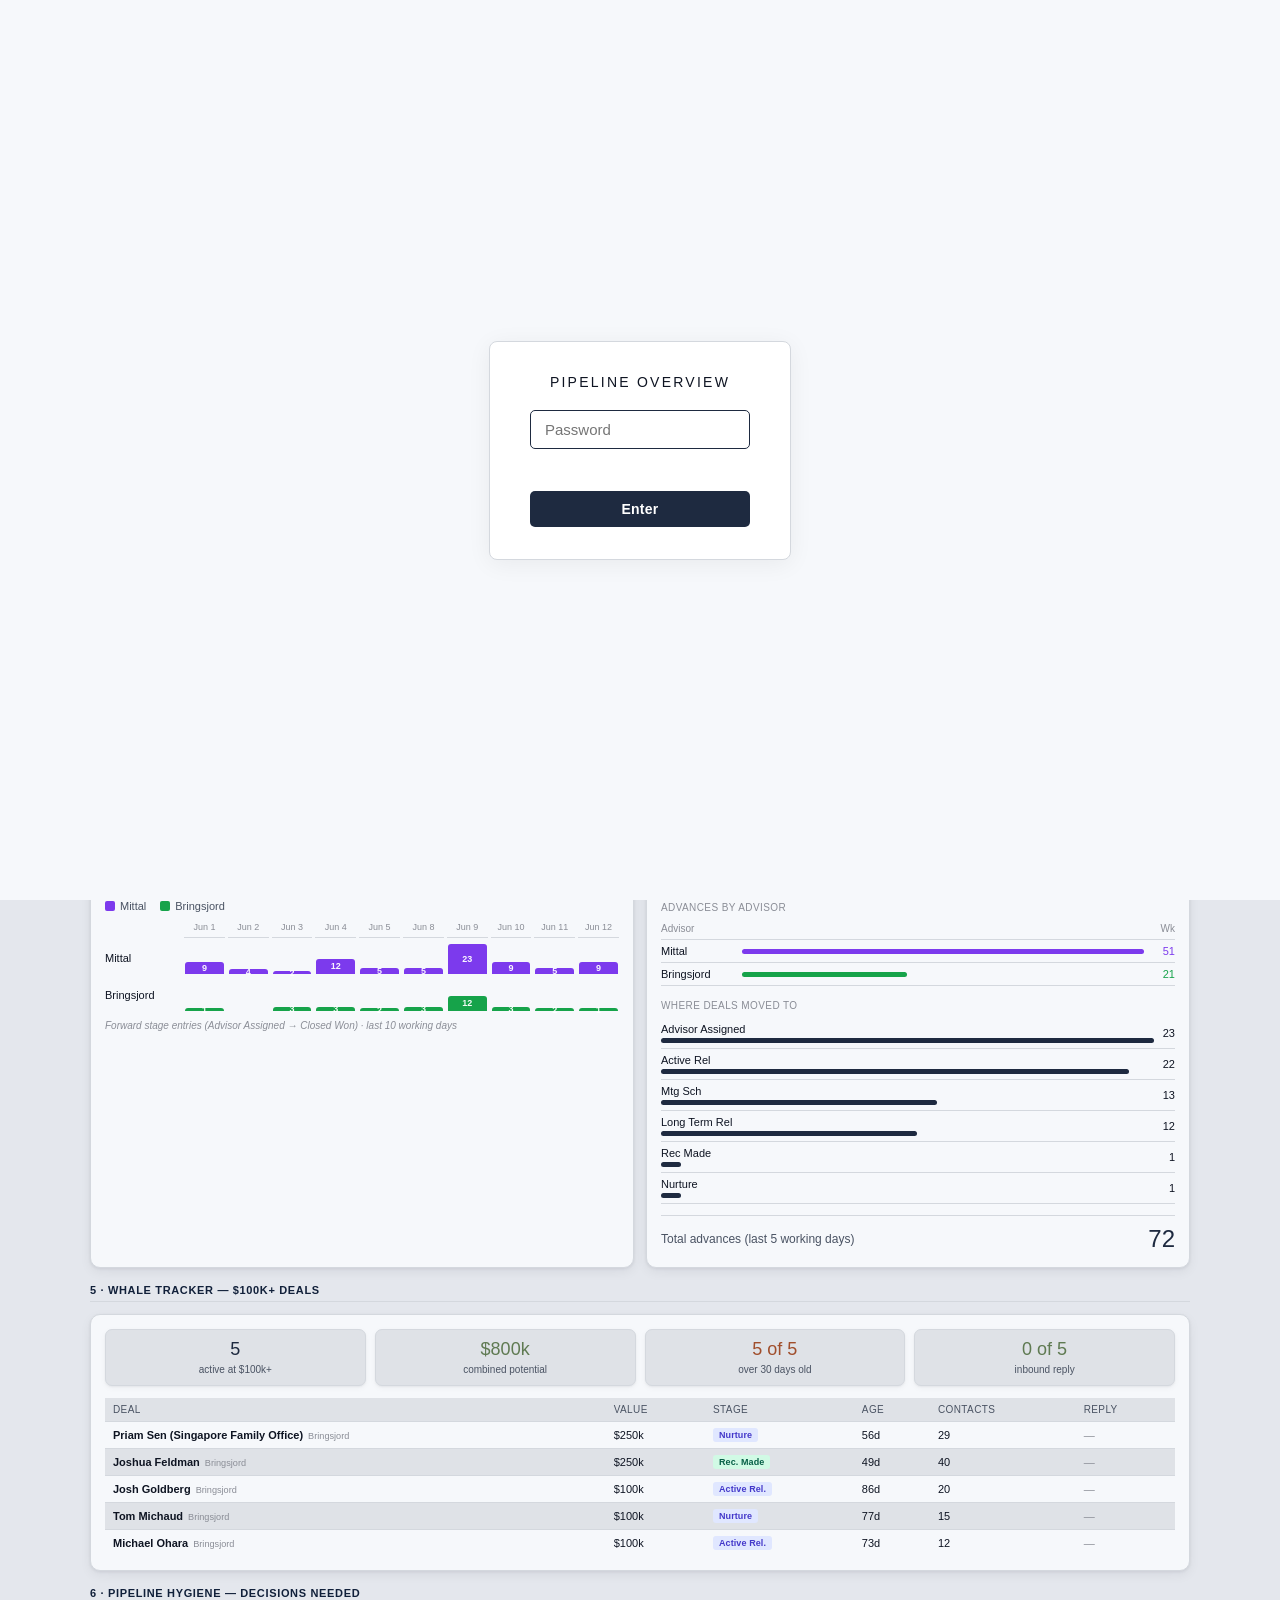
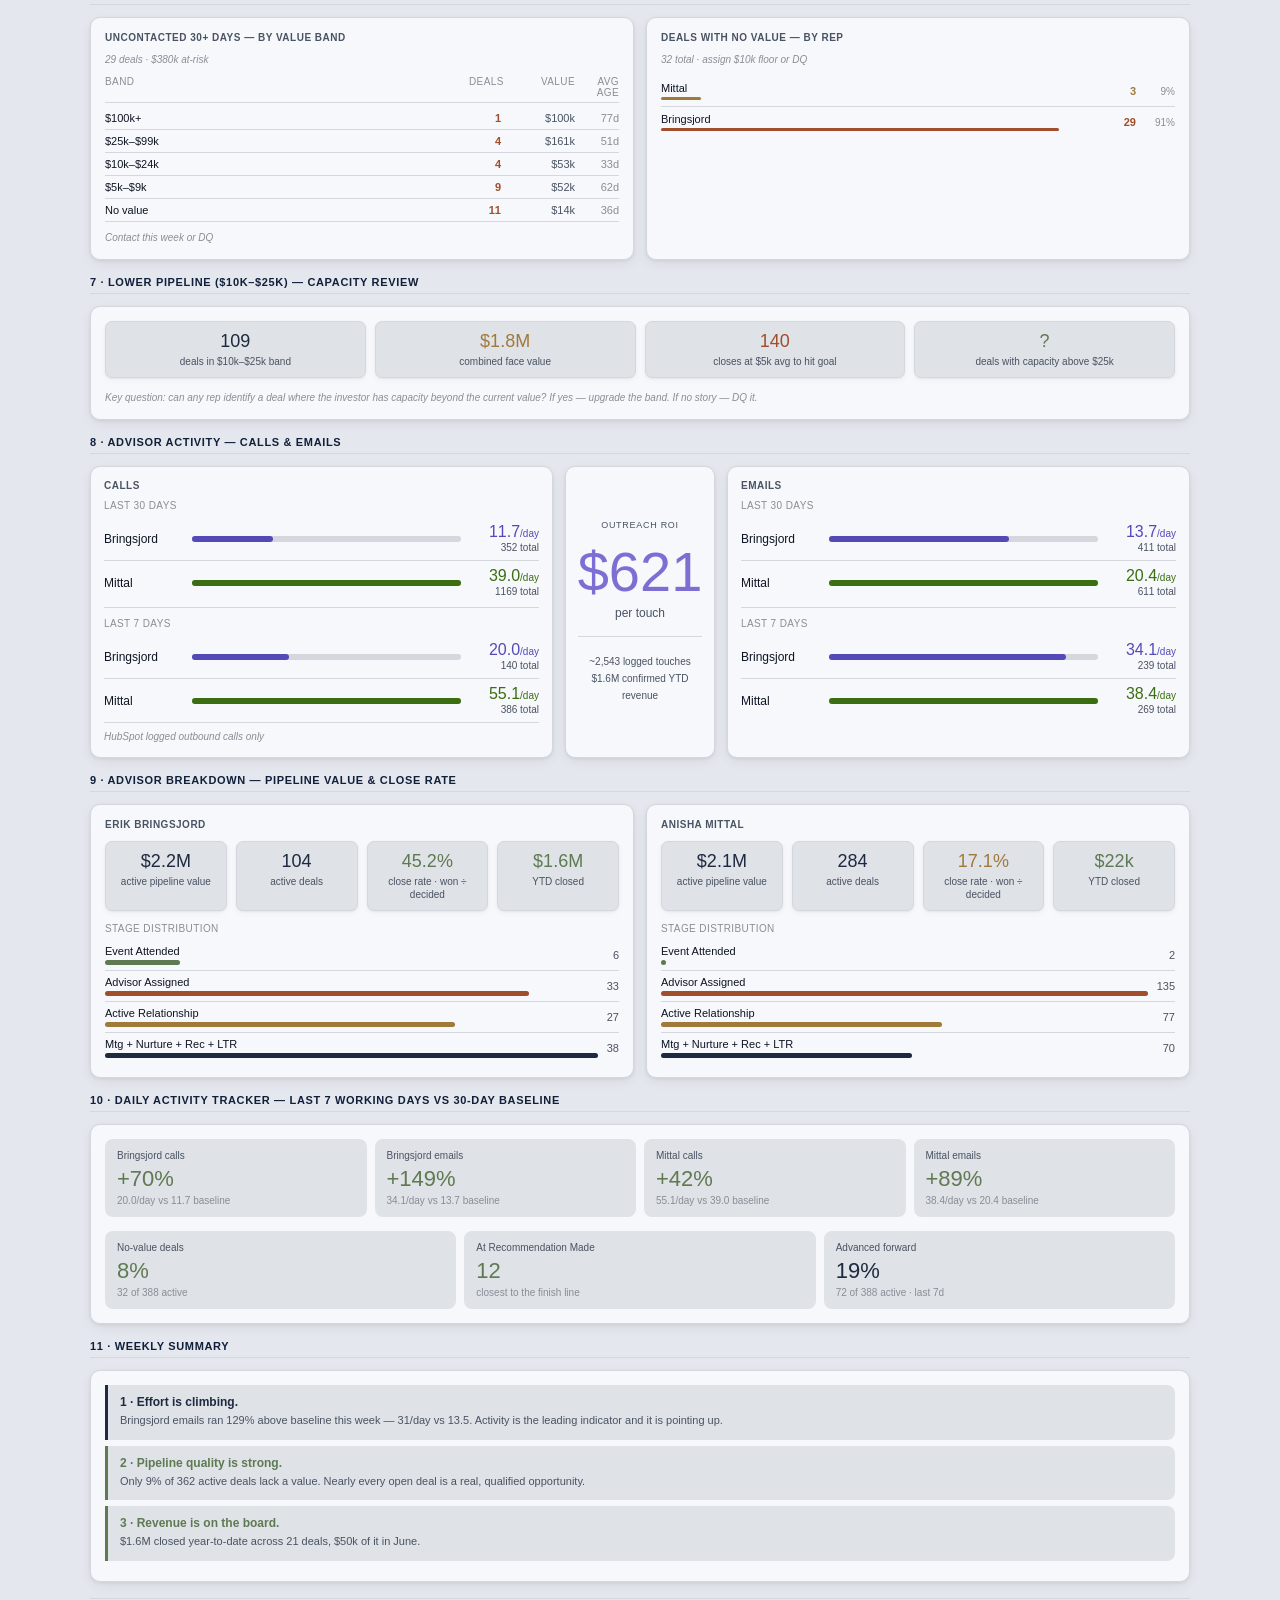
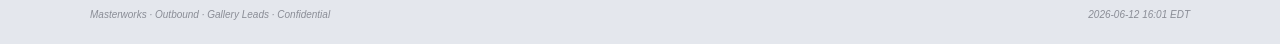
<file: docs/overview.html>
<!DOCTYPE html><html lang="en"><head><meta charset="UTF-8"><meta name="viewport" content="width=device-width,initial-scale=1.0"><title>Pipeline Overview</title><link rel="stylesheet" href="pipeline.css"></head><body><div id="pw-gate"><div id="pw-box"><h2>PIPELINE OVERVIEW</h2><input id="pw-input" type="password" placeholder="Password" autofocus/><div id="pw-err"></div><button id="pw-btn" onclick="checkPw()">Enter</button></div></div><script>(function(){var PW='banksy';var SK="pw_ok";if(sessionStorage.getItem(SK)==="1")document.getElementById("pw-gate").classList.add("hidden");window.checkPw=function(){if(document.getElementById("pw-input").value===PW){sessionStorage.setItem(SK,"1");document.getElementById("pw-gate").classList.add("hidden");}else{document.getElementById("pw-err").textContent="Incorrect password";document.getElementById("pw-input").value="";}}; document.getElementById("pw-input").addEventListener("keydown",function(e){if(e.key==="Enter")checkPw();});})();</script><div class="nav"><a href="index.html">Pipeline</a><a href="today_rsvp.html">Today</a><a href="overview.html" class="active">Overview</a><a href="velocity.html">Velocity</a><a href="advisor_assigned_scored.html">Adv Assigned</a><a href="magazine.html">Magazine</a><a href="deliverables.html">Deliverables</a><a href="portfolio.html">Portfolio</a></div><div class="dash"><div class="hdr"><div><h1>Gallery Leads — Pipeline Overview</h1><p style="font-size:12px;color:var(--text2);margin-top:3px">Outbound · Ani + Erik · 2026-06-12 16:01 EDT</p></div><div style="font-size:10px;color:var(--text3);text-align:right">Goal: $700,000 / month<br>2026-06-12 16:01 EDT</div></div><p class="slabel">1 · pipeline health</p><div class="g6"><div class="kc"><div class="kv" style="color:var(--purple)">388</div><div class="kl">Total active deals</div><div class="ks">Ani + Erik · excl. closed/DQ</div></div><div class="kc"><div class="kv" style="color:var(--green)">$4.3M</div><div class="kl">Pipeline value</div><div class="ks">open w/ amounts</div></div><div class="kc"><div class="kv" style="color:var(--red)">8%</div><div class="kl">No value</div><div class="ks">32 of 388 active</div></div><div class="kc"><div class="kv" style="color:var(--purple)">29.2%</div><div class="kl">Close rate</div><div class="ks">won ÷ decided</div></div><div class="kc"><div class="kv" style="color:var(--amber)">3.8%</div><div class="kl">Funnel close rate</div><div class="ks">won ÷ all assigned</div></div><div class="kc"><div class="kv" style="color:var(--purple)">17.3d</div><div class="kl">Avg time to close</div><div class="ks">event → close · 19 deals</div></div></div><p class="slabel">2 · active deal funnel</p><div class="frow"><div class="fc"><div class="fc-bw"><div class="fc-lbl">Event Attended</div><div class="fc-bg"><div class="fc-fill" style="width:5%;background:var(--red)"></div></div></div><div class="fc-nums"><div class="fc-pct" style="color:var(--red)">2%</div><div class="fc-cnt">8</div></div></div><div class="fc"><div class="fc-bw"><div class="fc-lbl">Advisor Assigned</div><div class="fc-bg"><div class="fc-fill" style="width:100%;background:var(--amber)"></div></div></div><div class="fc-nums"><div class="fc-pct" style="color:var(--amber)">43%</div><div class="fc-cnt">168</div></div></div><div class="fc"><div class="fc-bw"><div class="fc-lbl">Active Relationship</div><div class="fc-bg"><div class="fc-fill" style="width:62%;background:var(--purple)"></div></div></div><div class="fc-nums"><div class="fc-pct" style="color:var(--purple)">27%</div><div class="fc-cnt">104</div></div></div><div class="fc"><div class="fc-bw"><div class="fc-lbl">Long Term Relationship</div><div class="fc-bg"><div class="fc-fill" style="width:21%;background:var(--purple)"></div></div></div><div class="fc-nums"><div class="fc-pct" style="color:var(--purple)">9%</div><div class="fc-cnt">35</div></div></div><div class="fc"><div class="fc-bw"><div class="fc-lbl">Meeting Scheduled</div><div class="fc-bg"><div class="fc-fill" style="width:21%;background:var(--purple)"></div></div></div><div class="fc-nums"><div class="fc-pct" style="color:var(--purple)">9%</div><div class="fc-cnt">35</div></div></div><div class="fc"><div class="fc-bw"><div class="fc-lbl">Nurture</div><div class="fc-bg"><div class="fc-fill" style="width:15%;background:var(--purple)"></div></div></div><div class="fc-nums"><div class="fc-pct" style="color:var(--purple)">7%</div><div class="fc-cnt">26</div></div></div><div class="fc"><div class="fc-bw"><div class="fc-lbl">Rec. Made</div><div class="fc-bg"><div class="fc-fill" style="width:7%;background:var(--green)"></div></div></div><div class="fc-nums"><div class="fc-pct" style="color:var(--green)">3%</div><div class="fc-cnt">12</div></div></div></div><p class="slabel">3 · sales closed</p><div class="g3"><div class="card"><div class="ctitle">Current month — June</div><div style="display:flex;justify-content:space-between;align-items:baseline;margin-bottom:9px"><span style="font-size:13px;color:var(--text2)">Closed so far</span><span style="font-size:24px;font-weight:500;color:var(--purple)">$51k</span></div><div class="goal-bar-bg"><div class="goal-bar-fill" style="width:7.3%"></div></div><div style="display:flex;justify-content:space-between;font-size:10px;color:var(--text3);margin-bottom:13px"><span>$0</span><span>$700k goal</span></div><div class="fg"><span style="font-size:12px;color:var(--text2)">Gap to goal</span><span style="font-size:18px;font-weight:500;color:var(--red)">$649k</span></div><div class="note">2 deals closed this month</div></div><div class="card"><div class="sbig">$907k</div><div class="ssub">8 deals · last 30 days</div><div class="ctitle">Last 30 days</div><table><thead><tr><th>Client</th><th>Advisor</th><th style="text-align:right">Amount</th></tr></thead><tbody><tr><td>Jerry Szilagyi</td><td style="color:var(--text2)">Bringsjord</td><td style="text-align:right;font-weight:500">$500k</td></tr><tr><td>Mark Keller</td><td style="color:var(--text2)">Bringsjord</td><td style="text-align:right;font-weight:500">$200k</td></tr><tr><td>Jim Russell</td><td style="color:var(--text2)">Bringsjord</td><td style="text-align:right;font-weight:500">$150k</td></tr><tr><td>Mark Littman</td><td style="color:var(--text2)">Bringsjord</td><td style="text-align:right;font-weight:500">$50k</td></tr><tr><td>WayneHowell</td><td style="color:var(--text2)">Mittal</td><td style="text-align:right;font-weight:500">$5k</td></tr><tr><td>Aaron Dent</td><td style="color:var(--text2)">Bringsjord</td><td style="text-align:right;font-weight:500">$1k</td></tr><tr><td>Jared Green</td><td style="color:var(--text2)">Mittal</td><td style="text-align:right;font-weight:500">$1k</td></tr><tr><td>Alex Beard</td><td style="color:var(--text2)">Bringsjord</td><td style="text-align:right;font-weight:500">$200</td></tr></tbody></table></div><div class="card"><div class="sbig">$1.6M</div><div class="ssub">21 deals · Jan 1–today</div><div class="ctitle">YTD — by advisor</div><table><thead><tr><th>Advisor</th><th style="text-align:right">Closed</th></tr></thead><tbody><tr><td>Mittal</td><td style="text-align:right;font-weight:500">$22k</td></tr><tr><td>Bringsjord</td><td style="text-align:right;font-weight:500">$1.6M</td></tr></tbody></table></div></div><p class="slabel">4 · stage progression — deals advancing</p>
<div class="g2">
  <div class="card">
    <div class="ctitle">Daily advances by advisor</div>
    <div style="display:flex;gap:14px;margin-bottom:10px;flex-wrap:wrap;">
      <div style="display:flex;align-items:center;gap:5px;font-size:11px;color:var(--text2)"><div style="width:10px;height:10px;border-radius:2px;background:#7c3aed"></div>Mittal</div>
      <div style="display:flex;align-items:center;gap:5px;font-size:11px;color:var(--text2)"><div style="width:10px;height:10px;border-radius:2px;background:#16a34a"></div>Bringsjord</div>
    </div>
    <div style="display:grid;grid-template-columns:76px repeat(10,minmax(0,1fr));gap:3px;align-items:center;">
      <div></div><div style="font-size:9px;color:var(--text3);text-align:center;padding-bottom:5px;border-bottom:.5px solid var(--border)">Jun 1</div><div style="font-size:9px;color:var(--text3);text-align:center;padding-bottom:5px;border-bottom:.5px solid var(--border)">Jun 2</div><div style="font-size:9px;color:var(--text3);text-align:center;padding-bottom:5px;border-bottom:.5px solid var(--border)">Jun 3</div><div style="font-size:9px;color:var(--text3);text-align:center;padding-bottom:5px;border-bottom:.5px solid var(--border)">Jun 4</div><div style="font-size:9px;color:var(--text3);text-align:center;padding-bottom:5px;border-bottom:.5px solid var(--border)">Jun 5</div><div style="font-size:9px;color:var(--text3);text-align:center;padding-bottom:5px;border-bottom:.5px solid var(--border)">Jun 8</div><div style="font-size:9px;color:var(--text3);text-align:center;padding-bottom:5px;border-bottom:.5px solid var(--border)">Jun 9</div><div style="font-size:9px;color:var(--text3);text-align:center;padding-bottom:5px;border-bottom:.5px solid var(--border)">Jun 10</div><div style="font-size:9px;color:var(--text3);text-align:center;padding-bottom:5px;border-bottom:.5px solid var(--border)">Jun 11</div><div style="font-size:9px;color:var(--text3);text-align:center;padding-bottom:5px;border-bottom:.5px solid var(--border)">Jun 12</div>
      <div style="font-size:11px;font-weight:500;padding:3px 0;color:var(--text)">Mittal</div><div style="display:flex;align-items:flex-end;justify-content:center;height:34px;padding:1px"><div style="border-radius:3px 3px 0 0;width:100%;display:flex;align-items:center;justify-content:center;font-size:9px;font-weight:600;color:rgba(255,255,255,.95);min-height:3px;height:37%;background:#7c3aed">9</div></div><div style="display:flex;align-items:flex-end;justify-content:center;height:34px;padding:1px"><div style="border-radius:3px 3px 0 0;width:100%;display:flex;align-items:center;justify-content:center;font-size:9px;font-weight:600;color:rgba(255,255,255,.95);min-height:3px;height:16%;background:#7c3aed">4</div></div><div style="display:flex;align-items:flex-end;justify-content:center;height:34px;padding:1px"><div style="border-radius:3px 3px 0 0;width:100%;display:flex;align-items:center;justify-content:center;font-size:9px;font-weight:600;color:rgba(255,255,255,.95);min-height:3px;height:8%;background:#7c3aed">2</div></div><div style="display:flex;align-items:flex-end;justify-content:center;height:34px;padding:1px"><div style="border-radius:3px 3px 0 0;width:100%;display:flex;align-items:center;justify-content:center;font-size:9px;font-weight:600;color:rgba(255,255,255,.95);min-height:3px;height:49%;background:#7c3aed">12</div></div><div style="display:flex;align-items:flex-end;justify-content:center;height:34px;padding:1px"><div style="border-radius:3px 3px 0 0;width:100%;display:flex;align-items:center;justify-content:center;font-size:9px;font-weight:600;color:rgba(255,255,255,.95);min-height:3px;height:20%;background:#7c3aed">5</div></div><div style="display:flex;align-items:flex-end;justify-content:center;height:34px;padding:1px"><div style="border-radius:3px 3px 0 0;width:100%;display:flex;align-items:center;justify-content:center;font-size:9px;font-weight:600;color:rgba(255,255,255,.95);min-height:3px;height:20%;background:#7c3aed">5</div></div><div style="display:flex;align-items:flex-end;justify-content:center;height:34px;padding:1px"><div style="border-radius:3px 3px 0 0;width:100%;display:flex;align-items:center;justify-content:center;font-size:9px;font-weight:600;color:rgba(255,255,255,.95);min-height:3px;height:95%;background:#7c3aed">23</div></div><div style="display:flex;align-items:flex-end;justify-content:center;height:34px;padding:1px"><div style="border-radius:3px 3px 0 0;width:100%;display:flex;align-items:center;justify-content:center;font-size:9px;font-weight:600;color:rgba(255,255,255,.95);min-height:3px;height:37%;background:#7c3aed">9</div></div><div style="display:flex;align-items:flex-end;justify-content:center;height:34px;padding:1px"><div style="border-radius:3px 3px 0 0;width:100%;display:flex;align-items:center;justify-content:center;font-size:9px;font-weight:600;color:rgba(255,255,255,.95);min-height:3px;height:20%;background:#7c3aed">5</div></div><div style="display:flex;align-items:flex-end;justify-content:center;height:34px;padding:1px"><div style="border-radius:3px 3px 0 0;width:100%;display:flex;align-items:center;justify-content:center;font-size:9px;font-weight:600;color:rgba(255,255,255,.95);min-height:3px;height:37%;background:#7c3aed">9</div></div><div style="font-size:11px;font-weight:500;padding:3px 0;color:var(--text)">Bringsjord</div><div style="display:flex;align-items:flex-end;justify-content:center;height:34px;padding:1px"><div style="border-radius:3px 3px 0 0;width:100%;display:flex;align-items:center;justify-content:center;font-size:9px;font-weight:600;color:rgba(255,255,255,.95);min-height:3px;height:8%;background:#16a34a">1</div></div><div style="display:flex;align-items:flex-end;justify-content:center;height:34px;padding:1px"></div><div style="display:flex;align-items:flex-end;justify-content:center;height:34px;padding:1px"><div style="border-radius:3px 3px 0 0;width:100%;display:flex;align-items:center;justify-content:center;font-size:9px;font-weight:600;color:rgba(255,255,255,.95);min-height:3px;height:12%;background:#16a34a">3</div></div><div style="display:flex;align-items:flex-end;justify-content:center;height:34px;padding:1px"><div style="border-radius:3px 3px 0 0;width:100%;display:flex;align-items:center;justify-content:center;font-size:9px;font-weight:600;color:rgba(255,255,255,.95);min-height:3px;height:12%;background:#16a34a">3</div></div><div style="display:flex;align-items:flex-end;justify-content:center;height:34px;padding:1px"><div style="border-radius:3px 3px 0 0;width:100%;display:flex;align-items:center;justify-content:center;font-size:9px;font-weight:600;color:rgba(255,255,255,.95);min-height:3px;height:8%;background:#16a34a">2</div></div><div style="display:flex;align-items:flex-end;justify-content:center;height:34px;padding:1px"><div style="border-radius:3px 3px 0 0;width:100%;display:flex;align-items:center;justify-content:center;font-size:9px;font-weight:600;color:rgba(255,255,255,.95);min-height:3px;height:12%;background:#16a34a">3</div></div><div style="display:flex;align-items:flex-end;justify-content:center;height:34px;padding:1px"><div style="border-radius:3px 3px 0 0;width:100%;display:flex;align-items:center;justify-content:center;font-size:9px;font-weight:600;color:rgba(255,255,255,.95);min-height:3px;height:49%;background:#16a34a">12</div></div><div style="display:flex;align-items:flex-end;justify-content:center;height:34px;padding:1px"><div style="border-radius:3px 3px 0 0;width:100%;display:flex;align-items:center;justify-content:center;font-size:9px;font-weight:600;color:rgba(255,255,255,.95);min-height:3px;height:12%;background:#16a34a">3</div></div><div style="display:flex;align-items:flex-end;justify-content:center;height:34px;padding:1px"><div style="border-radius:3px 3px 0 0;width:100%;display:flex;align-items:center;justify-content:center;font-size:9px;font-weight:600;color:rgba(255,255,255,.95);min-height:3px;height:8%;background:#16a34a">2</div></div><div style="display:flex;align-items:flex-end;justify-content:center;height:34px;padding:1px"><div style="border-radius:3px 3px 0 0;width:100%;display:flex;align-items:center;justify-content:center;font-size:9px;font-weight:600;color:rgba(255,255,255,.95);min-height:3px;height:8%;background:#16a34a">1</div></div>
    </div>
    <div class="note">Forward stage entries (Advisor Assigned → Closed Won) · last 10 working days</div>
  </div>
  <div class="card">
    <div class="ctitle" style="margin-bottom:11px">Last 5 working days (Jun 8–Jun 12)</div>
    <div style="font-size:10px;color:var(--text3);text-transform:uppercase;letter-spacing:.04em;margin-bottom:5px">Advances by advisor</div>
    <div style="display:grid;grid-template-columns:76px 1fr 26px;gap:5px;align-items:center;padding:5px 0;border-bottom:.5px solid var(--border);font-size:10px;color:var(--text3)"><span>Advisor</span><span></span><span style="text-align:right">Wk</span></div>
    <div style="display:grid;grid-template-columns:76px 1fr 26px;gap:5px;align-items:center;padding:5px 0;border-bottom:.5px solid var(--border);font-size:11px"><span style="font-weight:500">Mittal</span><div><div style="height:5px;background:#7c3aed;border-radius:3px;width:100%"></div></div><span style="text-align:right;font-weight:500;color:#7c3aed">51</span></div><div style="display:grid;grid-template-columns:76px 1fr 26px;gap:5px;align-items:center;padding:5px 0;border-bottom:.5px solid var(--border);font-size:11px"><span style="font-weight:500">Bringsjord</span><div><div style="height:5px;background:#16a34a;border-radius:3px;width:41%"></div></div><span style="text-align:right;font-weight:500;color:#16a34a">21</span></div>
    <div style="margin-top:14px;font-size:10px;color:var(--text3);text-transform:uppercase;letter-spacing:.04em;margin-bottom:7px">Where deals moved to</div>
    <div class="sr"><div style="flex:1"><span>Advisor Assigned</span><div class="sbar" style="width:100%;background:var(--purple)"></div></div><span style="font-weight:500;white-space:nowrap">23</span></div><div class="sr"><div style="flex:1"><span>Active Rel</span><div class="sbar" style="width:95%;background:var(--purple)"></div></div><span style="font-weight:500;white-space:nowrap">22</span></div><div class="sr"><div style="flex:1"><span>Mtg Sch</span><div class="sbar" style="width:56%;background:var(--purple)"></div></div><span style="font-weight:500;white-space:nowrap">13</span></div><div class="sr"><div style="flex:1"><span>Long Term Rel</span><div class="sbar" style="width:52%;background:var(--purple)"></div></div><span style="font-weight:500;white-space:nowrap">12</span></div><div class="sr"><div style="flex:1"><span>Rec Made</span><div class="sbar" style="width:4%;background:var(--purple)"></div></div><span style="font-weight:500;white-space:nowrap">1</span></div><div class="sr"><div style="flex:1"><span>Nurture</span><div class="sbar" style="width:4%;background:var(--purple)"></div></div><span style="font-weight:500;white-space:nowrap">1</span></div>
    <div style="margin-top:11px;padding-top:9px;border-top:.5px solid var(--border);display:flex;justify-content:space-between;align-items:center">
      <div><div style="font-size:12px;color:var(--text2)">Total advances (last 5 working days)</div></div>
      <span style="font-size:24px;font-weight:500;color:var(--purple)">72</span>
    </div>
  </div>
</div>
<p class="slabel">5 · whale tracker — $100k+ deals</p><div class="card" style="margin-bottom:16px"><div class="g4s"><div class="stat"><div class="sv" style="color:var(--purple)">5</div><div class="sl">active at $100k+</div></div><div class="stat"><div class="sv" style="color:var(--green)">$800k</div><div class="sl">combined potential</div></div><div class="stat"><div class="sv" style="color:var(--red)">5 of 5</div><div class="sl">over 30 days old</div></div><div class="stat"><div class="sv" style="color:var(--green)">0 of 5</div><div class="sl">inbound reply</div></div></div><table><thead><tr><th>Deal</th><th>Value</th><th>Stage</th><th>Age</th><th>Contacts</th><th>Reply</th></tr></thead><tbody><tr><td><strong>Priam Sen (Singapore Family Office)</strong><small style="color:var(--text3);margin-left:5px">Bringsjord</small></td><td>$250k</td><td><span class="badge bp">Nurture</span></td><td>56d</td><td>29</td><td style="color:var(--text3)">&mdash;</td></tr><tr><td><strong>Joshua Feldman</strong><small style="color:var(--text3);margin-left:5px">Bringsjord</small></td><td>$250k</td><td><span class="badge bg">Rec. Made</span></td><td>49d</td><td>40</td><td style="color:var(--text3)">&mdash;</td></tr><tr><td><strong>Josh Goldberg</strong><small style="color:var(--text3);margin-left:5px">Bringsjord</small></td><td>$100k</td><td><span class="badge bp">Active Rel.</span></td><td>86d</td><td>20</td><td style="color:var(--text3)">&mdash;</td></tr><tr><td><strong>Tom Michaud</strong><small style="color:var(--text3);margin-left:5px">Bringsjord</small></td><td>$100k</td><td><span class="badge bp">Nurture</span></td><td>77d</td><td>15</td><td style="color:var(--text3)">&mdash;</td></tr><tr><td><strong>Michael Ohara</strong><small style="color:var(--text3);margin-left:5px">Bringsjord</small></td><td>$100k</td><td><span class="badge bp">Active Rel.</span></td><td>73d</td><td>12</td><td style="color:var(--text3)">&mdash;</td></tr></tbody></table></div><p class="slabel">6 · pipeline hygiene — decisions needed</p><div class="g2"><div class="card"><div class="ctitle">Uncontacted 30+ days — by value band</div><div class="note" style="margin-bottom:9px">29 deals · $380k at-risk</div><div style="display:grid;grid-template-columns:1fr 32px 74px 44px;font-size:10px;color:var(--text3);text-transform:uppercase;letter-spacing:.04em;padding-bottom:4px;border-bottom:.5px solid var(--border);margin-bottom:4px"><span>Band</span><span style="text-align:right">Deals</span><span style="text-align:right">Value</span><span style="text-align:right">Avg age</span></div><div class="brow"><span>$100k+</span><span style="font-weight:600;color:var(--red);text-align:right">1</span><span style="color:var(--text2);text-align:right">$100k</span><span style="color:var(--text3);text-align:right">77d</span></div><div class="brow"><span>$25k–$99k</span><span style="font-weight:600;color:var(--red);text-align:right">4</span><span style="color:var(--text2);text-align:right">$161k</span><span style="color:var(--text3);text-align:right">51d</span></div><div class="brow"><span>$10k–$24k</span><span style="font-weight:600;color:var(--red);text-align:right">4</span><span style="color:var(--text2);text-align:right">$53k</span><span style="color:var(--text3);text-align:right">33d</span></div><div class="brow"><span>$5k–$9k</span><span style="font-weight:600;color:var(--red);text-align:right">9</span><span style="color:var(--text2);text-align:right">$52k</span><span style="color:var(--text3);text-align:right">62d</span></div><div class="brow"><span>No value</span><span style="font-weight:600;color:var(--red);text-align:right">11</span><span style="color:var(--text2);text-align:right">$14k</span><span style="color:var(--text3);text-align:right">36d</span></div><div class="note" style="margin-top:8px">Contact this week or DQ</div></div><div class="card"><div class="ctitle">Deals with no value — by rep</div><div class="note" style="margin-bottom:9px">32 total · assign $10k floor or DQ</div><div class="or"><div style="flex:1"><span>Mittal</span><div class="mb" style="width:9%;background:var(--amber)"></div></div><span style="font-weight:600;color:var(--amber);width:24px;text-align:right">3</span><span style="color:var(--text3);font-size:10px;width:30px;text-align:right">9%</span></div><div class="or"><div style="flex:1"><span>Bringsjord</span><div class="mb" style="width:90%;background:var(--red)"></div></div><span style="font-weight:600;color:var(--red);width:24px;text-align:right">29</span><span style="color:var(--text3);font-size:10px;width:30px;text-align:right">91%</span></div></div></div><p class="slabel">7 · lower pipeline ($10k–$25k) — capacity review</p><div class="card" style="margin-bottom:16px"><div class="g4s"><div class="stat"><div class="sv" style="color:var(--purple)">109</div><div class="sl">deals in $10k–$25k band</div></div><div class="stat"><div class="sv" style="color:var(--amber)">$1.8M</div><div class="sl">combined face value</div></div><div class="stat"><div class="sv" style="color:var(--red)">140</div><div class="sl">closes at $5k avg to hit goal</div></div><div class="stat"><div class="sv" style="color:var(--green)">?</div><div class="sl">deals with capacity above $25k</div></div></div><div class="note">Key question: can any rep identify a deal where the investor has capacity beyond the current value? If yes — upgrade the band. If no story — DQ it.</div></div><p class="slabel">8 · advisor activity — calls &amp; emails</p><div class="act3"><div class="act-card"><div class="ctitle">Calls</div><div style="font-size:10px;color:var(--text3);text-transform:uppercase;letter-spacing:.04em;margin-bottom:6px">Last 30 days</div><div class="act-rep"><span style="font-size:12px;font-weight:500">Bringsjord</span><div><div class="act-bb"><div class="act-bf" style="width:30%;background:#534AB7"></div></div></div><div><div class="act-v" style="color:#534AB7">11.7<span style="font-size:10px;font-weight:400">/day</span></div><div class="act-s">352 total</div></div></div><div class="act-rep" style="border-bottom:.5px solid var(--border);padding-bottom:10px"><span style="font-size:12px;font-weight:500">Mittal</span><div><div class="act-bb"><div class="act-bf" style="width:100%;background:#3B6D11"></div></div></div><div><div class="act-v" style="color:#3B6D11">39.0<span style="font-size:10px;font-weight:400">/day</span></div><div class="act-s">1169 total</div></div></div><div style="font-size:10px;color:var(--text3);text-transform:uppercase;letter-spacing:.04em;margin-top:10px;margin-bottom:6px">Last 7 days</div><div class="act-rep"><span style="font-size:12px;font-weight:500">Bringsjord</span><div><div class="act-bb"><div class="act-bf" style="width:36%;background:#534AB7"></div></div></div><div><div class="act-v" style="color:#534AB7">20.0<span style="font-size:10px;font-weight:400">/day</span></div><div class="act-s">140 total</div></div></div><div class="act-rep"><span style="font-size:12px;font-weight:500">Mittal</span><div><div class="act-bb"><div class="act-bf" style="width:100%;background:#3B6D11"></div></div></div><div><div class="act-v" style="color:#3B6D11">55.1<span style="font-size:10px;font-weight:400">/day</span></div><div class="act-s">386 total</div></div></div><div class="note">HubSpot logged outbound calls only</div></div><div class="mid-card"><div style="font-size:9px;font-weight:500;text-transform:uppercase;letter-spacing:.08em;color:var(--text2);margin-bottom:14px">Outreach ROI</div><div style="font-size:56px;font-weight:500;color:#7B6FD4;line-height:1">$621</div><div style="font-size:12px;color:var(--text2);margin-top:6px">per touch</div><div style="width:100%;border-top:.5px solid var(--border);margin:16px 0"></div><div style="font-size:10px;color:var(--text2);line-height:1.7">~2,543 logged touches<br>$1.6M confirmed YTD revenue</div></div><div class="act-card"><div class="ctitle">Emails</div><div style="font-size:10px;color:var(--text3);text-transform:uppercase;letter-spacing:.04em;margin-bottom:6px">Last 30 days</div><div class="act-rep"><span style="font-size:12px;font-weight:500">Bringsjord</span><div><div class="act-bb"><div class="act-bf" style="width:67%;background:#534AB7"></div></div></div><div><div class="act-v" style="color:#534AB7">13.7<span style="font-size:10px;font-weight:400">/day</span></div><div class="act-s">411 total</div></div></div><div class="act-rep" style="border-bottom:.5px solid var(--border);padding-bottom:10px"><span style="font-size:12px;font-weight:500">Mittal</span><div><div class="act-bb"><div class="act-bf" style="width:100%;background:#3B6D11"></div></div></div><div><div class="act-v" style="color:#3B6D11">20.4<span style="font-size:10px;font-weight:400">/day</span></div><div class="act-s">611 total</div></div></div><div style="font-size:10px;color:var(--text3);text-transform:uppercase;letter-spacing:.04em;margin-top:10px;margin-bottom:6px">Last 7 days</div><div class="act-rep"><span style="font-size:12px;font-weight:500">Bringsjord</span><div><div class="act-bb"><div class="act-bf" style="width:88%;background:#534AB7"></div></div></div><div><div class="act-v" style="color:#534AB7">34.1<span style="font-size:10px;font-weight:400">/day</span></div><div class="act-s">239 total</div></div></div><div class="act-rep"><span style="font-size:12px;font-weight:500">Mittal</span><div><div class="act-bb"><div class="act-bf" style="width:100%;background:#3B6D11"></div></div></div><div><div class="act-v" style="color:#3B6D11">38.4<span style="font-size:10px;font-weight:400">/day</span></div><div class="act-s">269 total</div></div></div></div></div><p class="slabel">9 · advisor breakdown — pipeline value &amp; close rate</p><div class="g2" style="margin-bottom:16px"><div class="card"><div class="ctitle" style="margin-bottom:11px">Erik Bringsjord</div><div class="g4s"><div class="stat"><div class="sv" style="color:var(--purple)">$2.2M</div><div class="sl">active pipeline value</div></div><div class="stat"><div class="sv" style="color:var(--purple)">104</div><div class="sl">active deals</div></div><div class="stat"><div class="sv" style="color:var(--green)">45.2%</div><div class="sl">close rate · won ÷ decided</div></div><div class="stat"><div class="sv" style="color:var(--green)">$1.6M</div><div class="sl">YTD closed</div></div></div><div style="margin-top:9px"><div style="font-size:10px;color:var(--text-3);text-transform:uppercase;letter-spacing:.04em;margin-bottom:6px">Stage distribution</div><div class="sr"><div style="flex:1"><span>Event Attended</span><div class="sbar" style="width:15%;background:var(--green)"></div></div><span style="font-weight:500;white-space:nowrap;color:var(--text-2)">6</span></div><div class="sr"><div style="flex:1"><span>Advisor Assigned</span><div class="sbar" style="width:86%;background:var(--red)"></div></div><span style="font-weight:500;white-space:nowrap;color:var(--text-2)">33</span></div><div class="sr"><div style="flex:1"><span>Active Relationship</span><div class="sbar" style="width:71%;background:var(--amber)"></div></div><span style="font-weight:500;white-space:nowrap;color:var(--text-2)">27</span></div><div class="sr"><div style="flex:1"><span>Mtg + Nurture + Rec + LTR</span><div class="sbar" style="width:100%;background:var(--purple)"></div></div><span style="font-weight:500;white-space:nowrap;color:var(--text-2)">38</span></div></div></div><div class="card"><div class="ctitle" style="margin-bottom:11px">Anisha Mittal</div><div class="g4s"><div class="stat"><div class="sv" style="color:var(--purple)">$2.1M</div><div class="sl">active pipeline value</div></div><div class="stat"><div class="sv" style="color:var(--purple)">284</div><div class="sl">active deals</div></div><div class="stat"><div class="sv" style="color:var(--amber)">17.1%</div><div class="sl">close rate · won ÷ decided</div></div><div class="stat"><div class="sv" style="color:var(--green)">$22k</div><div class="sl">YTD closed</div></div></div><div style="margin-top:9px"><div style="font-size:10px;color:var(--text-3);text-transform:uppercase;letter-spacing:.04em;margin-bottom:6px">Stage distribution</div><div class="sr"><div style="flex:1"><span>Event Attended</span><div class="sbar" style="width:1%;background:var(--green)"></div></div><span style="font-weight:500;white-space:nowrap;color:var(--text-2)">2</span></div><div class="sr"><div style="flex:1"><span>Advisor Assigned</span><div class="sbar" style="width:100%;background:var(--red)"></div></div><span style="font-weight:500;white-space:nowrap;color:var(--text-2)">135</span></div><div class="sr"><div style="flex:1"><span>Active Relationship</span><div class="sbar" style="width:57%;background:var(--amber)"></div></div><span style="font-weight:500;white-space:nowrap;color:var(--text-2)">77</span></div><div class="sr"><div style="flex:1"><span>Mtg + Nurture + Rec + LTR</span><div class="sbar" style="width:51%;background:var(--purple)"></div></div><span style="font-weight:500;white-space:nowrap;color:var(--text-2)">70</span></div></div></div></div><p class="slabel">10 · daily activity tracker — last 7 working days vs 30-day baseline</p><div class="card" style="margin-bottom:16px"><div style="display:grid;grid-template-columns:repeat(4,1fr);gap:8px;margin-bottom:14px"><div style="background:var(--surface-2);border-radius:8px;padding:11px 12px"><div style="font-size:10px;color:var(--text-2);margin-bottom:5px">Bringsjord calls</div><div style="font-size:22px;font-weight:500;color:var(--green)">+70%</div><div style="font-size:10px;color:var(--text-3);margin-top:3px">20.0/day vs 11.7 baseline</div></div><div style="background:var(--surface-2);border-radius:8px;padding:11px 12px"><div style="font-size:10px;color:var(--text-2);margin-bottom:5px">Bringsjord emails</div><div style="font-size:22px;font-weight:500;color:var(--green)">+149%</div><div style="font-size:10px;color:var(--text-3);margin-top:3px">34.1/day vs 13.7 baseline</div></div><div style="background:var(--surface-2);border-radius:8px;padding:11px 12px"><div style="font-size:10px;color:var(--text-2);margin-bottom:5px">Mittal calls</div><div style="font-size:22px;font-weight:500;color:var(--green)">+42%</div><div style="font-size:10px;color:var(--text-3);margin-top:3px">55.1/day vs 39.0 baseline</div></div><div style="background:var(--surface-2);border-radius:8px;padding:11px 12px"><div style="font-size:10px;color:var(--text-2);margin-bottom:5px">Mittal emails</div><div style="font-size:22px;font-weight:500;color:var(--green)">+89%</div><div style="font-size:10px;color:var(--text-3);margin-top:3px">38.4/day vs 20.4 baseline</div></div></div><div style="display:grid;grid-template-columns:repeat(3,1fr);gap:8px"><div style="background:var(--surface-2);border-radius:8px;padding:11px 12px"><div style="font-size:10px;color:var(--text-2);margin-bottom:5px">No-value deals</div><div style="font-size:22px;font-weight:500;color:var(--green)">8%</div><div style="font-size:10px;color:var(--text-3);margin-top:3px">32 of 388 active</div></div><div style="background:var(--surface-2);border-radius:8px;padding:11px 12px"><div style="font-size:10px;color:var(--text-2);margin-bottom:5px">At Recommendation Made</div><div style="font-size:22px;font-weight:500;color:var(--green)">12</div><div style="font-size:10px;color:var(--text-3);margin-top:3px">closest to the finish line</div></div><div style="background:var(--surface-2);border-radius:8px;padding:11px 12px"><div style="font-size:10px;color:var(--text-2);margin-bottom:5px">Advanced forward</div><div style="font-size:22px;font-weight:500;color:var(--purple)">19%</div><div style="font-size:10px;color:var(--text-3);margin-top:3px">72 of 388 active · last 7d</div></div></div></div><p class="slabel">11 · weekly summary</p><div class="card" style="margin-bottom:16px"><div style="background:var(--surface-2);border-left:3px solid var(--purple);border-radius:0 8px 8px 0;padding:10px 12px;margin-bottom:6px"><div style="font-size:12px;font-weight:600;color:var(--purple);margin-bottom:3px">1 · Effort is climbing.</div><div style="font-size:11px;color:var(--text-2);line-height:1.6">Bringsjord emails ran 129% above baseline this week — 31/day vs 13.5. Activity is the leading indicator and it is pointing up.</div></div><div style="background:var(--surface-2);border-left:3px solid var(--green);border-radius:0 8px 8px 0;padding:10px 12px;margin-bottom:6px"><div style="font-size:12px;font-weight:600;color:var(--green);margin-bottom:3px">2 · Pipeline quality is strong.</div><div style="font-size:11px;color:var(--text-2);line-height:1.6">Only 9% of 362 active deals lack a value. Nearly every open deal is a real, qualified opportunity.</div></div><div style="background:var(--surface-2);border-left:3px solid var(--green);border-radius:0 8px 8px 0;padding:10px 12px;margin-bottom:6px"><div style="font-size:12px;font-weight:600;color:var(--green);margin-bottom:3px">3 · Revenue is on the board.</div><div style="font-size:11px;color:var(--text-2);line-height:1.6">$1.6M closed year-to-date across 21 deals, $50k of it in June.</div></div></div><div class="footer"><span>Masterworks · Outbound · Gallery Leads · Confidential</span><span>2026-06-12 16:01 EDT</span></div></div></body></html>
</file>
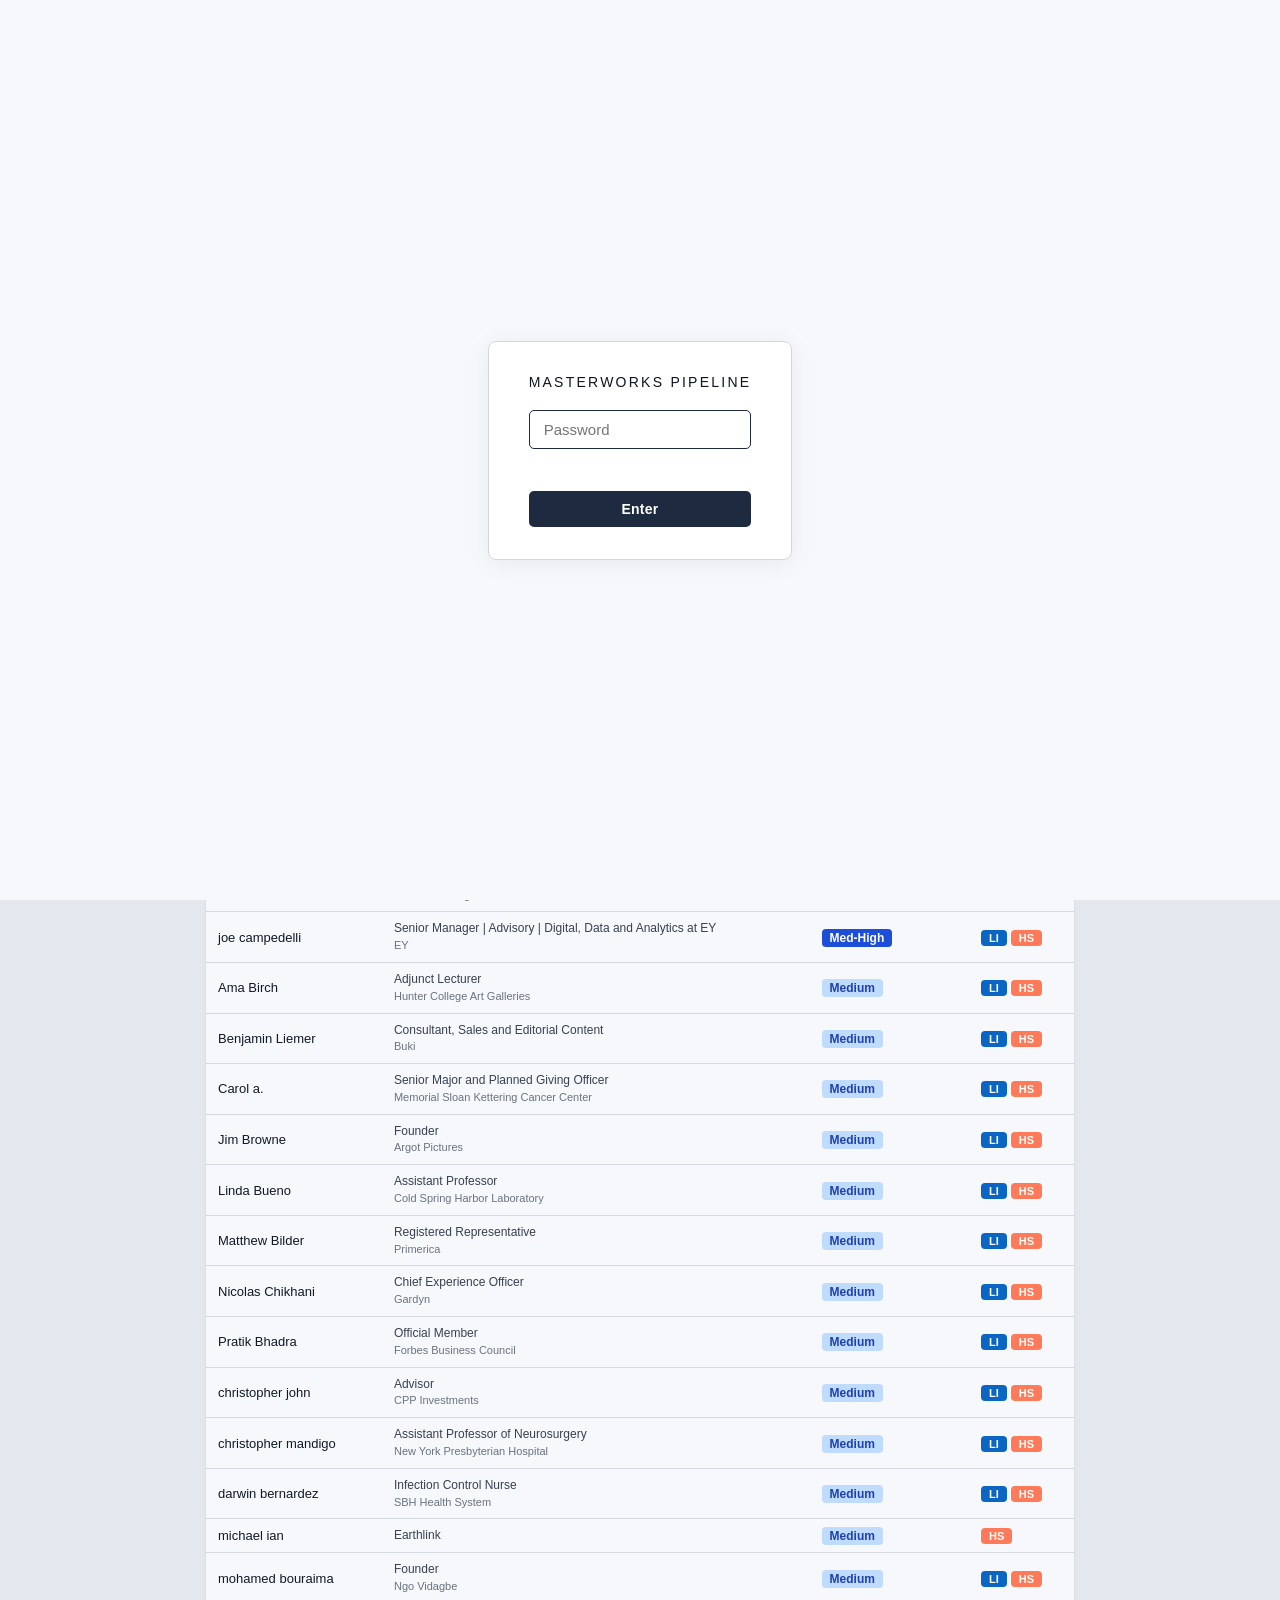
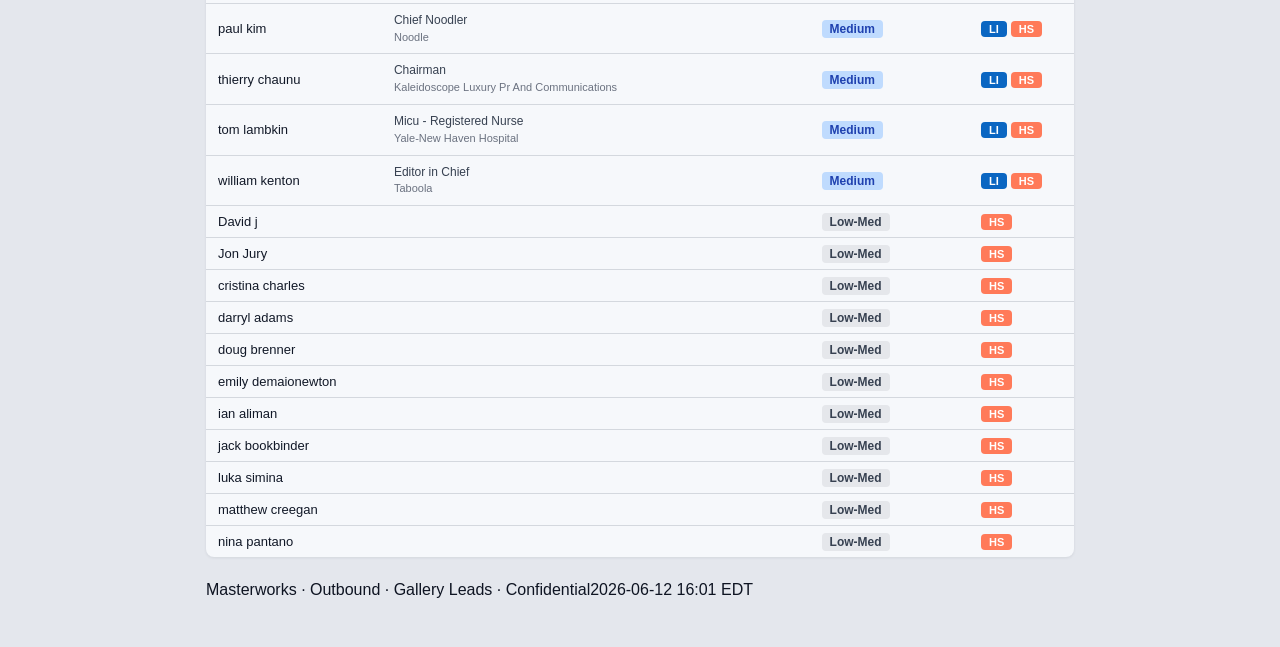
<file: docs/today_rsvp.html>
<!DOCTYPE html>
<html lang="en">
<head>
<meta charset="UTF-8">
<meta name="viewport" content="width=device-width, initial-scale=1">
<title>Today's RSVPs</title>
<link rel="stylesheet" href="pipeline.css">
<style>
*{box-sizing:border-box}
.rsvp-wrap{max-width:900px;margin:0 auto;padding:24px 16px}
.rsvp-meta{color:var(--text-3);font-size:12px;margin-bottom:18px}
.rsvp-table{width:100%;border-collapse:collapse;font-size:13px;background:var(--surface);
  border-radius:8px;overflow:hidden;box-shadow:0 1px 3px rgba(14,20,34,.08)}
.rsvp-table th{background:var(--surface-2);color:var(--accent-2);font-weight:600;
  padding:10px 12px;text-align:left;border-bottom:2px solid var(--accent);
  white-space:nowrap;font-size:12px;text-transform:uppercase;letter-spacing:.04em}
.rsvp-table td{padding:8px 12px;border-bottom:1px solid var(--border);vertical-align:middle}
.rsvp-table tr:last-child td{border-bottom:none}
.rsvp-table tr:hover td{background:var(--surface-2)}
.hidden{display:none}
</style>
</head>
<body>
<div id="pw-gate"><div id="pw-box"><h2>MASTERWORKS PIPELINE</h2>
<input id="pw-input" type="password" placeholder="Password" autofocus />
<div id="pw-err"></div>
<button id="pw-btn" onclick="checkPw()">Enter</button></div></div>
<script>
(function(){
  var PW='banksy',SK='pw_ok';
  if(localStorage.getItem(SK)==='1')document.getElementById('pw-gate').classList.add('hidden');
  window.checkPw=function(){
    if(document.getElementById('pw-input').value===PW){
      localStorage.setItem(SK,'1');
      document.getElementById('pw-gate').classList.add('hidden');
    }else{
      document.getElementById('pw-err').textContent='Incorrect password';
      document.getElementById('pw-input').value='';
    }
  };
  document.getElementById('pw-input').addEventListener('keydown',function(e){if(e.key==='Enter')checkPw();});
})();
</script>
<div class="nav"><a href="index.html">Pipeline</a><a href="today_rsvp.html" class="active">Today</a><a href="overview.html">Overview</a><a href="velocity.html">Velocity</a><a href="advisor_assigned_scored.html">Adv Assigned</a><a href="magazine.html">Magazine</a><a href="deliverables.html">Deliverables</a><a href="portfolio.html">Portfolio</a></div>
<div class="rsvp-wrap">
  <header class="page-header" style="margin-bottom:20px">
    <div class="page-header-left">
      <h1>Today&rsquo;s RSVPs &mdash; 2026-06-12</h1>
      <div class="meta"><span>43 contacts</span><span>Updated 2026-06-12 16:01 EDT</span></div>
    </div>
    <div class="mw-mark">Masterworks<span class="mw-dot">&bull;</span>Advisory</div>
  </header>
  <p class="rsvp-meta">Contacts with outbound RSVP = today, excluding guests. Ranked by estimated wealth.</p>
  <table class="rsvp-table">
    <thead><tr>
      <th>Name</th><th>Title / Company</th><th>Wealth Rating</th><th>Links</th>
    </tr></thead>
    <tbody>
<tr><td style="font-weight:500;color:#111827;white-space:nowrap">Alice Bisgrove</td><td style="font-size:12px;color:#374151;line-height:1.4">Vice President &amp; Associate General Counsel<br><span style="color:#6b7280;font-size:11px">Procore</span></td><td style="white-space:nowrap"><span style="background:#1e3a8a;color:#fff;padding:2px 8px;border-radius:4px;font-size:12px;font-weight:600">High</span></td><td style="white-space:nowrap"><a href="https://www.linkedin.com/in/alicebisgrove" target="_blank" style="background:#0a66c2;color:#fff;padding:2px 8px;border-radius:4px;font-size:11px;font-weight:600;text-decoration:none;margin-right:4px">LI</a><a href="https://app.hubspot.com/contacts/5454671/record/0-1/174209631858" target="_blank" style="background:#ff7a59;color:#fff;padding:2px 8px;border-radius:4px;font-size:11px;font-weight:600;text-decoration:none">HS</a></td></tr>
<tr><td style="font-weight:500;color:#111827;white-space:nowrap">Joshua Bouchard</td><td style="font-size:12px;color:#374151;line-height:1.4">Executive Assistant to Chief Executive Officer<br><span style="color:#6b7280;font-size:11px">News Corp India</span></td><td style="white-space:nowrap"><span style="background:#1e3a8a;color:#fff;padding:2px 8px;border-radius:4px;font-size:12px;font-weight:600">High</span></td><td style="white-space:nowrap"><a href="linkedin.com/in/joshua-bouchard-47408b1" target="_blank" style="background:#0a66c2;color:#fff;padding:2px 8px;border-radius:4px;font-size:11px;font-weight:600;text-decoration:none;margin-right:4px">LI</a><a href="https://app.hubspot.com/contacts/5454671/record/0-1/128211064583" target="_blank" style="background:#ff7a59;color:#fff;padding:2px 8px;border-radius:4px;font-size:11px;font-weight:600;text-decoration:none">HS</a></td></tr>
<tr><td style="font-weight:500;color:#111827;white-space:nowrap">Leah Borenstein</td><td style="font-size:12px;color:#374151;line-height:1.4">Vice President, Peri-Operative Services<br><span style="color:#6b7280;font-size:11px">Mount Sinai Health System</span></td><td style="white-space:nowrap"><span style="background:#1e3a8a;color:#fff;padding:2px 8px;border-radius:4px;font-size:12px;font-weight:600">High</span></td><td style="white-space:nowrap"><a href="https://www.linkedin.com/in/leah-borenstein-349a4a17" target="_blank" style="background:#0a66c2;color:#fff;padding:2px 8px;border-radius:4px;font-size:11px;font-weight:600;text-decoration:none;margin-right:4px">LI</a><a href="https://app.hubspot.com/contacts/5454671/record/0-1/221141679267" target="_blank" style="background:#ff7a59;color:#fff;padding:2px 8px;border-radius:4px;font-size:11px;font-weight:600;text-decoration:none">HS</a></td></tr>
<tr><td style="font-weight:500;color:#111827;white-space:nowrap">Lori Beyar</td><td style="font-size:12px;color:#374151;line-height:1.4">President<br><span style="color:#6b7280;font-size:11px">Beyar&#x27;s Market</span></td><td style="white-space:nowrap"><span style="background:#1e3a8a;color:#fff;padding:2px 8px;border-radius:4px;font-size:12px;font-weight:600">High</span></td><td style="white-space:nowrap"><a href="https://www.linkedin.com/in/lori-beyar-33337021" target="_blank" style="background:#0a66c2;color:#fff;padding:2px 8px;border-radius:4px;font-size:11px;font-weight:600;text-decoration:none;margin-right:4px">LI</a><a href="https://app.hubspot.com/contacts/5454671/record/0-1/221175990675" target="_blank" style="background:#ff7a59;color:#fff;padding:2px 8px;border-radius:4px;font-size:11px;font-weight:600;text-decoration:none">HS</a></td></tr>
<tr><td style="font-weight:500;color:#111827;white-space:nowrap">Sonal Aggarwal</td><td style="font-size:12px;color:#374151;line-height:1.4">Portfolio Manager<br><span style="color:#6b7280;font-size:11px">J. Goldman &amp; Co., L.P.</span></td><td style="white-space:nowrap"><span style="background:#1e3a8a;color:#fff;padding:2px 8px;border-radius:4px;font-size:12px;font-weight:600">High</span></td><td style="white-space:nowrap"><a href="linkedin.com/in/sunilaggarwal314" target="_blank" style="background:#0a66c2;color:#fff;padding:2px 8px;border-radius:4px;font-size:11px;font-weight:600;text-decoration:none;margin-right:4px">LI</a><a href="https://app.hubspot.com/contacts/5454671/record/0-1/155822420646" target="_blank" style="background:#ff7a59;color:#fff;padding:2px 8px;border-radius:4px;font-size:11px;font-weight:600;text-decoration:none">HS</a></td></tr>
<tr><td style="font-weight:500;color:#111827;white-space:nowrap">christopher luna</td><td style="font-size:12px;color:#374151;line-height:1.4">Founder and Chief Executive Officer<br><span style="color:#6b7280;font-size:11px">We Love Creators</span></td><td style="white-space:nowrap"><span style="background:#1e3a8a;color:#fff;padding:2px 8px;border-radius:4px;font-size:12px;font-weight:600">High</span></td><td style="white-space:nowrap"><a href="linkedin.com/in/lunachristopher" target="_blank" style="background:#0a66c2;color:#fff;padding:2px 8px;border-radius:4px;font-size:11px;font-weight:600;text-decoration:none;margin-right:4px">LI</a><a href="https://app.hubspot.com/contacts/5454671/record/0-1/227823336320" target="_blank" style="background:#ff7a59;color:#fff;padding:2px 8px;border-radius:4px;font-size:11px;font-weight:600;text-decoration:none">HS</a></td></tr>
<tr><td style="font-weight:500;color:#111827;white-space:nowrap">edward leybo</td><td style="font-size:12px;color:#374151;line-height:1.4">Managing Partner and Chief Executive Officer<br><span style="color:#6b7280;font-size:11px">Trust Equity Partners</span></td><td style="white-space:nowrap"><span style="background:#1e3a8a;color:#fff;padding:2px 8px;border-radius:4px;font-size:12px;font-weight:600">High</span></td><td style="white-space:nowrap"><a href="linkedin.com/in/edward-leybovich-76358" target="_blank" style="background:#0a66c2;color:#fff;padding:2px 8px;border-radius:4px;font-size:11px;font-weight:600;text-decoration:none;margin-right:4px">LI</a><a href="https://app.hubspot.com/contacts/5454671/record/0-1/227823258691" target="_blank" style="background:#ff7a59;color:#fff;padding:2px 8px;border-radius:4px;font-size:11px;font-weight:600;text-decoration:none">HS</a></td></tr>
<tr><td style="font-weight:500;color:#111827;white-space:nowrap">luis cornier</td><td style="font-size:12px;color:#374151;line-height:1.4">President<br><span style="color:#6b7280;font-size:11px">lou cornier coaching</span></td><td style="white-space:nowrap"><span style="background:#1e3a8a;color:#fff;padding:2px 8px;border-radius:4px;font-size:12px;font-weight:600">High</span></td><td style="white-space:nowrap"><a href="linkedin.com/in/luis-cornier-6a7810100" target="_blank" style="background:#0a66c2;color:#fff;padding:2px 8px;border-radius:4px;font-size:11px;font-weight:600;text-decoration:none;margin-right:4px">LI</a><a href="https://app.hubspot.com/contacts/5454671/record/0-1/227831987076" target="_blank" style="background:#ff7a59;color:#fff;padding:2px 8px;border-radius:4px;font-size:11px;font-weight:600;text-decoration:none">HS</a></td></tr>
<tr><td style="font-weight:500;color:#111827;white-space:nowrap">michael ma</td><td style="font-size:12px;color:#374151;line-height:1.4">Managing Partner<br><span style="color:#6b7280;font-size:11px">Mountainside Fitness</span></td><td style="white-space:nowrap"><span style="background:#1e3a8a;color:#fff;padding:2px 8px;border-radius:4px;font-size:12px;font-weight:600">High</span></td><td style="white-space:nowrap"><a href="linkedin.com/in/michaelyiranma" target="_blank" style="background:#0a66c2;color:#fff;padding:2px 8px;border-radius:4px;font-size:11px;font-weight:600;text-decoration:none;margin-right:4px">LI</a><a href="https://app.hubspot.com/contacts/5454671/record/0-1/227821546504" target="_blank" style="background:#ff7a59;color:#fff;padding:2px 8px;border-radius:4px;font-size:11px;font-weight:600;text-decoration:none">HS</a></td></tr>
<tr><td style="font-weight:500;color:#111827;white-space:nowrap">thom kam</td><td style="font-size:12px;color:#374151;line-height:1.4">Assistant Vice President Senior Product Designer<br><span style="color:#6b7280;font-size:11px">Wells Fargo</span></td><td style="white-space:nowrap"><span style="background:#1e3a8a;color:#fff;padding:2px 8px;border-radius:4px;font-size:12px;font-weight:600">High</span></td><td style="white-space:nowrap"><a href="linkedin.com/in/thom-kam-065a763" target="_blank" style="background:#0a66c2;color:#fff;padding:2px 8px;border-radius:4px;font-size:11px;font-weight:600;text-decoration:none;margin-right:4px">LI</a><a href="https://app.hubspot.com/contacts/5454671/record/0-1/227822333578" target="_blank" style="background:#ff7a59;color:#fff;padding:2px 8px;border-radius:4px;font-size:11px;font-weight:600;text-decoration:none">HS</a></td></tr>
<tr><td style="font-weight:500;color:#111827;white-space:nowrap">Robert Landy</td><td style="font-size:12px;color:#374151;line-height:1.4">Assistant VP, Financial Operations<br><span style="color:#6b7280;font-size:11px">New York State Homes &amp; Community Renewal</span></td><td style="white-space:nowrap"><span style="background:#1d4ed8;color:#fff;padding:2px 8px;border-radius:4px;font-size:12px;font-weight:600">Med-High</span></td><td style="white-space:nowrap"><a href="https://app.hubspot.com/contacts/5454671/record/0-1/108729694575" target="_blank" style="background:#ff7a59;color:#fff;padding:2px 8px;border-radius:4px;font-size:11px;font-weight:600;text-decoration:none">HS</a></td></tr>
<tr><td style="font-weight:500;color:#111827;white-space:nowrap">Rowland Berry</td><td style="font-size:12px;color:#374151;line-height:1.4">Senior Director, Global Strategic Partnerships<br><span style="color:#6b7280;font-size:11px">Payoneer</span></td><td style="white-space:nowrap"><span style="background:#1d4ed8;color:#fff;padding:2px 8px;border-radius:4px;font-size:12px;font-weight:600">Med-High</span></td><td style="white-space:nowrap"><a href="https://www.linkedin.com/in/rowlandberry" target="_blank" style="background:#0a66c2;color:#fff;padding:2px 8px;border-radius:4px;font-size:11px;font-weight:600;text-decoration:none;margin-right:4px">LI</a><a href="https://app.hubspot.com/contacts/5454671/record/0-1/227859074959" target="_blank" style="background:#ff7a59;color:#fff;padding:2px 8px;border-radius:4px;font-size:11px;font-weight:600;text-decoration:none">HS</a></td></tr>
<tr><td style="font-weight:500;color:#111827;white-space:nowrap">daniel lerner</td><td style="font-size:12px;color:#374151;line-height:1.4">Senior Director, National Security Government Affairs<br><span style="color:#6b7280;font-size:11px">Microsoft</span></td><td style="white-space:nowrap"><span style="background:#1d4ed8;color:#fff;padding:2px 8px;border-radius:4px;font-size:12px;font-weight:600">Med-High</span></td><td style="white-space:nowrap"><a href="linkedin.com/in/daniel--lerner" target="_blank" style="background:#0a66c2;color:#fff;padding:2px 8px;border-radius:4px;font-size:11px;font-weight:600;text-decoration:none;margin-right:4px">LI</a><a href="https://app.hubspot.com/contacts/5454671/record/0-1/227832240971" target="_blank" style="background:#ff7a59;color:#fff;padding:2px 8px;border-radius:4px;font-size:11px;font-weight:600;text-decoration:none">HS</a></td></tr>
<tr><td style="font-weight:500;color:#111827;white-space:nowrap">ismene speliotis</td><td style="font-size:12px;color:#374151;line-height:1.4">Executuve Director<br><span style="color:#6b7280;font-size:11px">MHANY Management</span></td><td style="white-space:nowrap"><span style="background:#1d4ed8;color:#fff;padding:2px 8px;border-radius:4px;font-size:12px;font-weight:600">Med-High</span></td><td style="white-space:nowrap"><a href="https://www.linkedin.com/in/ismene-speliotis-1b6347136" target="_blank" style="background:#0a66c2;color:#fff;padding:2px 8px;border-radius:4px;font-size:11px;font-weight:600;text-decoration:none;margin-right:4px">LI</a><a href="https://app.hubspot.com/contacts/5454671/record/0-1/227820576022" target="_blank" style="background:#ff7a59;color:#fff;padding:2px 8px;border-radius:4px;font-size:11px;font-weight:600;text-decoration:none">HS</a></td></tr>
<tr><td style="font-weight:500;color:#111827;white-space:nowrap">joe campedelli</td><td style="font-size:12px;color:#374151;line-height:1.4">Senior Manager | Advisory | Digital, Data and Analytics at EY<br><span style="color:#6b7280;font-size:11px">EY</span></td><td style="white-space:nowrap"><span style="background:#1d4ed8;color:#fff;padding:2px 8px;border-radius:4px;font-size:12px;font-weight:600">Med-High</span></td><td style="white-space:nowrap"><a href="https://www.linkedin.com/in/jcampedelli" target="_blank" style="background:#0a66c2;color:#fff;padding:2px 8px;border-radius:4px;font-size:11px;font-weight:600;text-decoration:none;margin-right:4px">LI</a><a href="https://app.hubspot.com/contacts/5454671/record/0-1/227822828801" target="_blank" style="background:#ff7a59;color:#fff;padding:2px 8px;border-radius:4px;font-size:11px;font-weight:600;text-decoration:none">HS</a></td></tr>
<tr><td style="font-weight:500;color:#111827;white-space:nowrap">Ama Birch</td><td style="font-size:12px;color:#374151;line-height:1.4">Adjunct Lecturer<br><span style="color:#6b7280;font-size:11px">Hunter College Art Galleries</span></td><td style="white-space:nowrap"><span style="background:#bfdbfe;color:#1e40af;padding:2px 8px;border-radius:4px;font-size:12px;font-weight:600">Medium</span></td><td style="white-space:nowrap"><a href="https://www.linkedin.com/in/amabirch" target="_blank" style="background:#0a66c2;color:#fff;padding:2px 8px;border-radius:4px;font-size:11px;font-weight:600;text-decoration:none;margin-right:4px">LI</a><a href="https://app.hubspot.com/contacts/5454671/record/0-1/221174932493" target="_blank" style="background:#ff7a59;color:#fff;padding:2px 8px;border-radius:4px;font-size:11px;font-weight:600;text-decoration:none">HS</a></td></tr>
<tr><td style="font-weight:500;color:#111827;white-space:nowrap">Benjamin Liemer</td><td style="font-size:12px;color:#374151;line-height:1.4">Consultant, Sales and Editorial Content<br><span style="color:#6b7280;font-size:11px">Buki</span></td><td style="white-space:nowrap"><span style="background:#bfdbfe;color:#1e40af;padding:2px 8px;border-radius:4px;font-size:12px;font-weight:600">Medium</span></td><td style="white-space:nowrap"><a href="linkedin.com/in/benliemer" target="_blank" style="background:#0a66c2;color:#fff;padding:2px 8px;border-radius:4px;font-size:11px;font-weight:600;text-decoration:none;margin-right:4px">LI</a><a href="https://app.hubspot.com/contacts/5454671/record/0-1/227833003417" target="_blank" style="background:#ff7a59;color:#fff;padding:2px 8px;border-radius:4px;font-size:11px;font-weight:600;text-decoration:none">HS</a></td></tr>
<tr><td style="font-weight:500;color:#111827;white-space:nowrap">Carol a.</td><td style="font-size:12px;color:#374151;line-height:1.4">Senior Major and Planned Giving Officer<br><span style="color:#6b7280;font-size:11px">Memorial Sloan Kettering Cancer Center</span></td><td style="white-space:nowrap"><span style="background:#bfdbfe;color:#1e40af;padding:2px 8px;border-radius:4px;font-size:12px;font-weight:600">Medium</span></td><td style="white-space:nowrap"><a href="https://www.linkedin.com/in/carol-ausubel-blumenfeld-cfre-47603731" target="_blank" style="background:#0a66c2;color:#fff;padding:2px 8px;border-radius:4px;font-size:11px;font-weight:600;text-decoration:none;margin-right:4px">LI</a><a href="https://app.hubspot.com/contacts/5454671/record/0-1/221165751932" target="_blank" style="background:#ff7a59;color:#fff;padding:2px 8px;border-radius:4px;font-size:11px;font-weight:600;text-decoration:none">HS</a></td></tr>
<tr><td style="font-weight:500;color:#111827;white-space:nowrap">Jim Browne</td><td style="font-size:12px;color:#374151;line-height:1.4">Founder<br><span style="color:#6b7280;font-size:11px">Argot Pictures</span></td><td style="white-space:nowrap"><span style="background:#bfdbfe;color:#1e40af;padding:2px 8px;border-radius:4px;font-size:12px;font-weight:600">Medium</span></td><td style="white-space:nowrap"><a href="https://www.linkedin.com/in/jim-browne-2192b97" target="_blank" style="background:#0a66c2;color:#fff;padding:2px 8px;border-radius:4px;font-size:11px;font-weight:600;text-decoration:none;margin-right:4px">LI</a><a href="https://app.hubspot.com/contacts/5454671/record/0-1/209589130303" target="_blank" style="background:#ff7a59;color:#fff;padding:2px 8px;border-radius:4px;font-size:11px;font-weight:600;text-decoration:none">HS</a></td></tr>
<tr><td style="font-weight:500;color:#111827;white-space:nowrap">Linda Bueno</td><td style="font-size:12px;color:#374151;line-height:1.4">Assistant Professor<br><span style="color:#6b7280;font-size:11px">Cold Spring Harbor Laboratory</span></td><td style="white-space:nowrap"><span style="background:#bfdbfe;color:#1e40af;padding:2px 8px;border-radius:4px;font-size:12px;font-weight:600">Medium</span></td><td style="white-space:nowrap"><a href="linkedin.com/in/p-koo" target="_blank" style="background:#0a66c2;color:#fff;padding:2px 8px;border-radius:4px;font-size:11px;font-weight:600;text-decoration:none;margin-right:4px">LI</a><a href="https://app.hubspot.com/contacts/5454671/record/0-1/221165147735" target="_blank" style="background:#ff7a59;color:#fff;padding:2px 8px;border-radius:4px;font-size:11px;font-weight:600;text-decoration:none">HS</a></td></tr>
<tr><td style="font-weight:500;color:#111827;white-space:nowrap">Matthew Bilder</td><td style="font-size:12px;color:#374151;line-height:1.4">Registered Representative<br><span style="color:#6b7280;font-size:11px">Primerica</span></td><td style="white-space:nowrap"><span style="background:#bfdbfe;color:#1e40af;padding:2px 8px;border-radius:4px;font-size:12px;font-weight:600">Medium</span></td><td style="white-space:nowrap"><a href="linkedin.com/in/matthew-b-b45b94158" target="_blank" style="background:#0a66c2;color:#fff;padding:2px 8px;border-radius:4px;font-size:11px;font-weight:600;text-decoration:none;margin-right:4px">LI</a><a href="https://app.hubspot.com/contacts/5454671/record/0-1/411545801" target="_blank" style="background:#ff7a59;color:#fff;padding:2px 8px;border-radius:4px;font-size:11px;font-weight:600;text-decoration:none">HS</a></td></tr>
<tr><td style="font-weight:500;color:#111827;white-space:nowrap">Nicolas Chikhani</td><td style="font-size:12px;color:#374151;line-height:1.4">Chief Experience Officer<br><span style="color:#6b7280;font-size:11px">Gardyn</span></td><td style="white-space:nowrap"><span style="background:#bfdbfe;color:#1e40af;padding:2px 8px;border-radius:4px;font-size:12px;font-weight:600">Medium</span></td><td style="white-space:nowrap"><a href="linkedin.com/in/nicolaschikhani" target="_blank" style="background:#0a66c2;color:#fff;padding:2px 8px;border-radius:4px;font-size:11px;font-weight:600;text-decoration:none;margin-right:4px">LI</a><a href="https://app.hubspot.com/contacts/5454671/record/0-1/128225979773" target="_blank" style="background:#ff7a59;color:#fff;padding:2px 8px;border-radius:4px;font-size:11px;font-weight:600;text-decoration:none">HS</a></td></tr>
<tr><td style="font-weight:500;color:#111827;white-space:nowrap">Pratik Bhadra</td><td style="font-size:12px;color:#374151;line-height:1.4">Official Member<br><span style="color:#6b7280;font-size:11px">Forbes Business Council</span></td><td style="white-space:nowrap"><span style="background:#bfdbfe;color:#1e40af;padding:2px 8px;border-radius:4px;font-size:12px;font-weight:600">Medium</span></td><td style="white-space:nowrap"><a href="https://www.linkedin.com/in/pratikbhadra" target="_blank" style="background:#0a66c2;color:#fff;padding:2px 8px;border-radius:4px;font-size:11px;font-weight:600;text-decoration:none;margin-right:4px">LI</a><a href="https://app.hubspot.com/contacts/5454671/record/0-1/227833003416" target="_blank" style="background:#ff7a59;color:#fff;padding:2px 8px;border-radius:4px;font-size:11px;font-weight:600;text-decoration:none">HS</a></td></tr>
<tr><td style="font-weight:500;color:#111827;white-space:nowrap">christopher john</td><td style="font-size:12px;color:#374151;line-height:1.4">Advisor<br><span style="color:#6b7280;font-size:11px">CPP Investments</span></td><td style="white-space:nowrap"><span style="background:#bfdbfe;color:#1e40af;padding:2px 8px;border-radius:4px;font-size:12px;font-weight:600">Medium</span></td><td style="white-space:nowrap"><a href="linkedin.com/in/chriscoward" target="_blank" style="background:#0a66c2;color:#fff;padding:2px 8px;border-radius:4px;font-size:11px;font-weight:600;text-decoration:none;margin-right:4px">LI</a><a href="https://app.hubspot.com/contacts/5454671/record/0-1/227821301830" target="_blank" style="background:#ff7a59;color:#fff;padding:2px 8px;border-radius:4px;font-size:11px;font-weight:600;text-decoration:none">HS</a></td></tr>
<tr><td style="font-weight:500;color:#111827;white-space:nowrap">christopher mandigo</td><td style="font-size:12px;color:#374151;line-height:1.4">Assistant Professor of Neurosurgery<br><span style="color:#6b7280;font-size:11px">New York Presbyterian Hospital</span></td><td style="white-space:nowrap"><span style="background:#bfdbfe;color:#1e40af;padding:2px 8px;border-radius:4px;font-size:12px;font-weight:600">Medium</span></td><td style="white-space:nowrap"><a href="linkedin.com/in/christopher-mandigo-5330725" target="_blank" style="background:#0a66c2;color:#fff;padding:2px 8px;border-radius:4px;font-size:11px;font-weight:600;text-decoration:none;margin-right:4px">LI</a><a href="https://app.hubspot.com/contacts/5454671/record/0-1/227832461231" target="_blank" style="background:#ff7a59;color:#fff;padding:2px 8px;border-radius:4px;font-size:11px;font-weight:600;text-decoration:none">HS</a></td></tr>
<tr><td style="font-weight:500;color:#111827;white-space:nowrap">darwin bernardez</td><td style="font-size:12px;color:#374151;line-height:1.4">Infection Control Nurse<br><span style="color:#6b7280;font-size:11px">SBH Health System</span></td><td style="white-space:nowrap"><span style="background:#bfdbfe;color:#1e40af;padding:2px 8px;border-radius:4px;font-size:12px;font-weight:600">Medium</span></td><td style="white-space:nowrap"><a href="linkedin.com/in/darwinbernardez-1" target="_blank" style="background:#0a66c2;color:#fff;padding:2px 8px;border-radius:4px;font-size:11px;font-weight:600;text-decoration:none;margin-right:4px">LI</a><a href="https://app.hubspot.com/contacts/5454671/record/0-1/227822621562" target="_blank" style="background:#ff7a59;color:#fff;padding:2px 8px;border-radius:4px;font-size:11px;font-weight:600;text-decoration:none">HS</a></td></tr>
<tr><td style="font-weight:500;color:#111827;white-space:nowrap">michael ian</td><td style="font-size:12px;color:#374151;line-height:1.4">Earthlink</td><td style="white-space:nowrap"><span style="background:#bfdbfe;color:#1e40af;padding:2px 8px;border-radius:4px;font-size:12px;font-weight:600">Medium</span></td><td style="white-space:nowrap"><a href="https://app.hubspot.com/contacts/5454671/record/0-1/227833943594" target="_blank" style="background:#ff7a59;color:#fff;padding:2px 8px;border-radius:4px;font-size:11px;font-weight:600;text-decoration:none">HS</a></td></tr>
<tr><td style="font-weight:500;color:#111827;white-space:nowrap">mohamed bouraima</td><td style="font-size:12px;color:#374151;line-height:1.4">Founder<br><span style="color:#6b7280;font-size:11px">Ngo Vidagbe</span></td><td style="white-space:nowrap"><span style="background:#bfdbfe;color:#1e40af;padding:2px 8px;border-radius:4px;font-size:12px;font-weight:600">Medium</span></td><td style="white-space:nowrap"><a href="linkedin.com/in/mohamed-ali-bouraima-3bba816b" target="_blank" style="background:#0a66c2;color:#fff;padding:2px 8px;border-radius:4px;font-size:11px;font-weight:600;text-decoration:none;margin-right:4px">LI</a><a href="https://app.hubspot.com/contacts/5454671/record/0-1/227832501816" target="_blank" style="background:#ff7a59;color:#fff;padding:2px 8px;border-radius:4px;font-size:11px;font-weight:600;text-decoration:none">HS</a></td></tr>
<tr><td style="font-weight:500;color:#111827;white-space:nowrap">paul kim</td><td style="font-size:12px;color:#374151;line-height:1.4">Chief Noodler<br><span style="color:#6b7280;font-size:11px">Noodle</span></td><td style="white-space:nowrap"><span style="background:#bfdbfe;color:#1e40af;padding:2px 8px;border-radius:4px;font-size:12px;font-weight:600">Medium</span></td><td style="white-space:nowrap"><a href="linkedin.com/in/mrpicklesesq" target="_blank" style="background:#0a66c2;color:#fff;padding:2px 8px;border-radius:4px;font-size:11px;font-weight:600;text-decoration:none;margin-right:4px">LI</a><a href="https://app.hubspot.com/contacts/5454671/record/0-1/227169496100" target="_blank" style="background:#ff7a59;color:#fff;padding:2px 8px;border-radius:4px;font-size:11px;font-weight:600;text-decoration:none">HS</a></td></tr>
<tr><td style="font-weight:500;color:#111827;white-space:nowrap">thierry chaunu</td><td style="font-size:12px;color:#374151;line-height:1.4">Chairman<br><span style="color:#6b7280;font-size:11px">Kaleidoscope Luxury Pr And Communications</span></td><td style="white-space:nowrap"><span style="background:#bfdbfe;color:#1e40af;padding:2px 8px;border-radius:4px;font-size:12px;font-weight:600">Medium</span></td><td style="white-space:nowrap"><a href="https://www.linkedin.com/in/thierrychaunu" target="_blank" style="background:#0a66c2;color:#fff;padding:2px 8px;border-radius:4px;font-size:11px;font-weight:600;text-decoration:none;margin-right:4px">LI</a><a href="https://app.hubspot.com/contacts/5454671/record/0-1/227823471032" target="_blank" style="background:#ff7a59;color:#fff;padding:2px 8px;border-radius:4px;font-size:11px;font-weight:600;text-decoration:none">HS</a></td></tr>
<tr><td style="font-weight:500;color:#111827;white-space:nowrap">tom lambkin</td><td style="font-size:12px;color:#374151;line-height:1.4">Micu - Registered Nurse<br><span style="color:#6b7280;font-size:11px">Yale-New Haven Hospital</span></td><td style="white-space:nowrap"><span style="background:#bfdbfe;color:#1e40af;padding:2px 8px;border-radius:4px;font-size:12px;font-weight:600">Medium</span></td><td style="white-space:nowrap"><a href="linkedin.com/in/tomlambkin" target="_blank" style="background:#0a66c2;color:#fff;padding:2px 8px;border-radius:4px;font-size:11px;font-weight:600;text-decoration:none;margin-right:4px">LI</a><a href="https://app.hubspot.com/contacts/5454671/record/0-1/227833932405" target="_blank" style="background:#ff7a59;color:#fff;padding:2px 8px;border-radius:4px;font-size:11px;font-weight:600;text-decoration:none">HS</a></td></tr>
<tr><td style="font-weight:500;color:#111827;white-space:nowrap">william kenton</td><td style="font-size:12px;color:#374151;line-height:1.4">Editor in Chief<br><span style="color:#6b7280;font-size:11px">Taboola</span></td><td style="white-space:nowrap"><span style="background:#bfdbfe;color:#1e40af;padding:2px 8px;border-radius:4px;font-size:12px;font-weight:600">Medium</span></td><td style="white-space:nowrap"><a href="linkedin.com/in/will-kenton" target="_blank" style="background:#0a66c2;color:#fff;padding:2px 8px;border-radius:4px;font-size:11px;font-weight:600;text-decoration:none;margin-right:4px">LI</a><a href="https://app.hubspot.com/contacts/5454671/record/0-1/227821341610" target="_blank" style="background:#ff7a59;color:#fff;padding:2px 8px;border-radius:4px;font-size:11px;font-weight:600;text-decoration:none">HS</a></td></tr>
<tr><td style="font-weight:500;color:#111827;white-space:nowrap">David j</td><td style="font-size:12px;color:#374151;line-height:1.4"></td><td style="white-space:nowrap"><span style="background:#e5e7eb;color:#374151;padding:2px 8px;border-radius:4px;font-size:12px;font-weight:600">Low-Med</span></td><td style="white-space:nowrap"><a href="https://app.hubspot.com/contacts/5454671/record/0-1/227331189086" target="_blank" style="background:#ff7a59;color:#fff;padding:2px 8px;border-radius:4px;font-size:11px;font-weight:600;text-decoration:none">HS</a></td></tr>
<tr><td style="font-weight:500;color:#111827;white-space:nowrap">Jon Jury</td><td style="font-size:12px;color:#374151;line-height:1.4"></td><td style="white-space:nowrap"><span style="background:#e5e7eb;color:#374151;padding:2px 8px;border-radius:4px;font-size:12px;font-weight:600">Low-Med</span></td><td style="white-space:nowrap"><a href="https://app.hubspot.com/contacts/5454671/record/0-1/227833943597" target="_blank" style="background:#ff7a59;color:#fff;padding:2px 8px;border-radius:4px;font-size:11px;font-weight:600;text-decoration:none">HS</a></td></tr>
<tr><td style="font-weight:500;color:#111827;white-space:nowrap">cristina charles</td><td style="font-size:12px;color:#374151;line-height:1.4"></td><td style="white-space:nowrap"><span style="background:#e5e7eb;color:#374151;padding:2px 8px;border-radius:4px;font-size:12px;font-weight:600">Low-Med</span></td><td style="white-space:nowrap"><a href="https://app.hubspot.com/contacts/5454671/record/0-1/227832000360" target="_blank" style="background:#ff7a59;color:#fff;padding:2px 8px;border-radius:4px;font-size:11px;font-weight:600;text-decoration:none">HS</a></td></tr>
<tr><td style="font-weight:500;color:#111827;white-space:nowrap">darryl adams</td><td style="font-size:12px;color:#374151;line-height:1.4"></td><td style="white-space:nowrap"><span style="background:#e5e7eb;color:#374151;padding:2px 8px;border-radius:4px;font-size:12px;font-weight:600">Low-Med</span></td><td style="white-space:nowrap"><a href="https://app.hubspot.com/contacts/5454671/record/0-1/227822251301" target="_blank" style="background:#ff7a59;color:#fff;padding:2px 8px;border-radius:4px;font-size:11px;font-weight:600;text-decoration:none">HS</a></td></tr>
<tr><td style="font-weight:500;color:#111827;white-space:nowrap">doug brenner</td><td style="font-size:12px;color:#374151;line-height:1.4"></td><td style="white-space:nowrap"><span style="background:#e5e7eb;color:#374151;padding:2px 8px;border-radius:4px;font-size:12px;font-weight:600">Low-Med</span></td><td style="white-space:nowrap"><a href="https://app.hubspot.com/contacts/5454671/record/0-1/227833642647" target="_blank" style="background:#ff7a59;color:#fff;padding:2px 8px;border-radius:4px;font-size:11px;font-weight:600;text-decoration:none">HS</a></td></tr>
<tr><td style="font-weight:500;color:#111827;white-space:nowrap">emily demaionewton</td><td style="font-size:12px;color:#374151;line-height:1.4"></td><td style="white-space:nowrap"><span style="background:#e5e7eb;color:#374151;padding:2px 8px;border-radius:4px;font-size:12px;font-weight:600">Low-Med</span></td><td style="white-space:nowrap"><a href="https://app.hubspot.com/contacts/5454671/record/0-1/227822647164" target="_blank" style="background:#ff7a59;color:#fff;padding:2px 8px;border-radius:4px;font-size:11px;font-weight:600;text-decoration:none">HS</a></td></tr>
<tr><td style="font-weight:500;color:#111827;white-space:nowrap">ian aliman</td><td style="font-size:12px;color:#374151;line-height:1.4"></td><td style="white-space:nowrap"><span style="background:#e5e7eb;color:#374151;padding:2px 8px;border-radius:4px;font-size:12px;font-weight:600">Low-Med</span></td><td style="white-space:nowrap"><a href="https://app.hubspot.com/contacts/5454671/record/0-1/227834134642" target="_blank" style="background:#ff7a59;color:#fff;padding:2px 8px;border-radius:4px;font-size:11px;font-weight:600;text-decoration:none">HS</a></td></tr>
<tr><td style="font-weight:500;color:#111827;white-space:nowrap">jack bookbinder</td><td style="font-size:12px;color:#374151;line-height:1.4"></td><td style="white-space:nowrap"><span style="background:#e5e7eb;color:#374151;padding:2px 8px;border-radius:4px;font-size:12px;font-weight:600">Low-Med</span></td><td style="white-space:nowrap"><a href="https://app.hubspot.com/contacts/5454671/record/0-1/227820549452" target="_blank" style="background:#ff7a59;color:#fff;padding:2px 8px;border-radius:4px;font-size:11px;font-weight:600;text-decoration:none">HS</a></td></tr>
<tr><td style="font-weight:500;color:#111827;white-space:nowrap">luka simina</td><td style="font-size:12px;color:#374151;line-height:1.4"></td><td style="white-space:nowrap"><span style="background:#e5e7eb;color:#374151;padding:2px 8px;border-radius:4px;font-size:12px;font-weight:600">Low-Med</span></td><td style="white-space:nowrap"><a href="https://app.hubspot.com/contacts/5454671/record/0-1/227983368060" target="_blank" style="background:#ff7a59;color:#fff;padding:2px 8px;border-radius:4px;font-size:11px;font-weight:600;text-decoration:none">HS</a></td></tr>
<tr><td style="font-weight:500;color:#111827;white-space:nowrap">matthew creegan</td><td style="font-size:12px;color:#374151;line-height:1.4"></td><td style="white-space:nowrap"><span style="background:#e5e7eb;color:#374151;padding:2px 8px;border-radius:4px;font-size:12px;font-weight:600">Low-Med</span></td><td style="white-space:nowrap"><a href="https://app.hubspot.com/contacts/5454671/record/0-1/227833033519" target="_blank" style="background:#ff7a59;color:#fff;padding:2px 8px;border-radius:4px;font-size:11px;font-weight:600;text-decoration:none">HS</a></td></tr>
<tr><td style="font-weight:500;color:#111827;white-space:nowrap">nina pantano</td><td style="font-size:12px;color:#374151;line-height:1.4"></td><td style="white-space:nowrap"><span style="background:#e5e7eb;color:#374151;padding:2px 8px;border-radius:4px;font-size:12px;font-weight:600">Low-Med</span></td><td style="white-space:nowrap"><a href="https://app.hubspot.com/contacts/5454671/record/0-1/227833605143" target="_blank" style="background:#ff7a59;color:#fff;padding:2px 8px;border-radius:4px;font-size:11px;font-weight:600;text-decoration:none">HS</a></td></tr>
    </tbody>
  </table>
  <div class="footer" style="margin-top:24px"><span>Masterworks · Outbound · Gallery Leads · Confidential</span><span>2026-06-12 16:01 EDT</span></div>
</div>
</body></html>
</file>
<file: docs/pipeline.css>
/* ============================================================
   Pipeline shared stylesheet
   Used by docs/index.html, docs/erik.html, docs/overview.html
   Edit this file only — do NOT add inline <style> blocks in
   generate_pipeline.py. Any cross-page change should be made
   here so all dashboards stay in sync.
   ============================================================ */
@import "nav.css";

:root {
  /* Masterworks — cool stone neutrals + navy accent */
  --bg:        #e4e7ed;   /* cool stone — slightly richer than before */
  --surface:   #f6f8fb;   /* subtle off-white tint; removes stark white from cards */
  --surface-2: #dfe2e7;
  --border:    #d4d8de;
  --border-2:  #b6bcc6;
  --row-divider: rgba(14, 20, 34, 0.08);
  --text:      #0e1422;
  --text-2:    #4a5363;
  --text-3:    #8a8d96;

  /* Accent — Masterworks deep navy */
  --accent:        #1e2a40;
  --accent-2:      #11203a;
  --accent-deep:   #0a1730;
  --accent-bg:     rgba(30, 42, 64, 0.10);
  --accent-border: rgba(30, 42, 64, 0.30);

  /* Semantic — earth tones (sparingly used) */
  --green:    #5f7a52;
  --green-2:  #455c3a;
  --red:      #a04e2c;   /* terracotta */
  --red-2:    #7a3b22;
  --amber:    #a07a3b;   /* ochre */
  --amber-2:  #6e5226;
  --blue:     #5d6f7a;   /* muted blue-gray */
  --blue-2:   #455a66;
  --purple:   var(--accent);

  /* Heat — cool gray gradient (no warm tones) */
  --heat-1:        #eff1f4;
  --heat-1-hover:  #e3e6ec;
  --heat-2:        #e3e6ec;
  --heat-2-hover:  #d4d8e0;
  --heat-3:        #cdd3dc;
  --heat-3-hover:  #bbc2cd;

  /* Legacy aliases (overview compatibility) */
  --surface2: var(--surface-2);
  --text2:    var(--text-2);
  --text3:    var(--text-3);
  --border2:  var(--border-2);
}

* { box-sizing: border-box; }
body {
  font-family: -apple-system, BlinkMacSystemFont, "Segoe UI", sans-serif;
  background: var(--bg);
  color: var(--text);
  margin: 0;
  padding: 24px 28px;
}
h1 { font-size: 1.2rem; font-weight: 600; margin: 0; color: var(--accent-2); letter-spacing: -0.005em; }
.meta { font-size: 0.74rem; color: var(--text-3); }
.meta span { margin-right: 14px; }

/* Page header bar — title left, MW wordmark right */
.page-header {
  display: flex; align-items: baseline; justify-content: space-between;
  gap: 14px; flex-wrap: wrap;
}
.page-header-left { display: flex; align-items: baseline; gap: 14px; flex-wrap: wrap; }
.mw-mark {
  font-size: 0.72rem; font-weight: 600; color: var(--text-2);
  letter-spacing: 0.32em; text-transform: uppercase;
  padding: 4px 0; border-top: 2px solid var(--accent);
  font-variant: small-caps;
}
.mw-mark .mw-dot { color: var(--accent); margin: 0 4px; }

/* ============================================================
   PIPELINE PAGE — hero, funnel, sections, today, contacts
   ============================================================ */

/* --- HERO BAND --- */
.hero-band {
  background: #1e2a40;
  border-radius: 12px;
  padding: 36px 40px 30px;
  margin: 18px 0 32px;
  position: relative;
  overflow: hidden;
  box-shadow:
    0 1px 3px rgba(0, 0, 0, 0.15),
    0 8px 24px rgba(0, 0, 0, 0.20);
}
.hero-band::before {
  content: ''; position: absolute; top: 0; left: 0; right: 0;
  height: 4px;
  background: rgba(255, 255, 255, 0.12);
}

/* Hero band — inverted (dark bg) text overrides */
.hero-band .hero-eyebrow   { color: rgba(255, 255, 255, 0.50); }
.hero-band .hero-val       { color: #fff; }
.hero-band .hero-lbl       { color: rgba(255, 255, 255, 0.60); }
.hero-band .sub-val        { color: #fff; }
.hero-band .sub-lbl        { color: rgba(255, 255, 255, 0.50); }
.hero-band .ss-icon        { filter: brightness(2) opacity(0.75); }
.hero-band .funnel-wrap    { border-top-color: rgba(255, 255, 255, 0.14); }
.hero-band .funnel-eyebrow { color: rgba(255, 255, 255, 0.50); }
.hero-band .funnel-hint    { color: rgba(255, 255, 255, 0.40); }
.hero-band .sf-track       { background: rgba(255, 255, 255, 0.14); }
.hero-band .sf-key         { color: rgba(255, 255, 255, 0.72); }
.hero-band .sf-key-lbl     { color: rgba(255, 255, 255, 0.72); }
.hero-band .sf-key-n       { color: #fff; }
.hero-band .sf-key-empty   { color: rgba(255, 255, 255, 0.38); }
.hero-band .sf-key-empty .sf-key-lbl { color: rgba(255, 255, 255, 0.38); }
.hero-band .sf-key-empty .sf-key-n   { color: rgba(255, 255, 255, 0.38); }
.hero-top { display: flex; align-items: flex-end; gap: 40px; flex-wrap: wrap; }
.hero-core { flex: 0 1 auto; min-width: 240px; }
.hero-eyebrow {
  font-size: 0.66rem; font-weight: 500; color: var(--text-3);
  text-transform: uppercase; letter-spacing: 0.14em; margin-bottom: 12px;
}
.hero-val {
  font-size: 4.6rem;
  font-weight: 200;
  color: var(--accent-2);
  line-height: 0.95;
  letter-spacing: -0.035em;
  font-variant-numeric: tabular-nums;
}
.hero-lbl {
  font-size: 0.74rem; color: var(--text-2); margin-top: 12px;
  text-transform: uppercase; letter-spacing: 0.08em;
}
.hero-sub-stats {
  display: flex; gap: 36px; margin-left: auto; padding-bottom: 6px;
  flex-wrap: wrap;
}
.sub-stat { text-align: left; min-width: 60px; }
.sub-val {
  font-size: 1.5rem; font-weight: 400; color: var(--text);
  line-height: 1; font-variant-numeric: tabular-nums;
}
.sub-lbl {
  font-size: 0.62rem; color: var(--text-3); margin-top: 6px;
  text-transform: uppercase; letter-spacing: 0.1em;
  display: inline-flex; align-items: center; gap: 4px;
}
.ss-icon {
  display: inline-block;
  font-size: 0.78rem;
  line-height: 1;
  filter: grayscale(0.75) opacity(0.75);
}

/* --- STACKED FUNNEL --- */
.funnel-wrap {
  margin-top: 28px; padding-top: 22px;
  border-top: 1px solid var(--border);
}
.funnel-eyebrow {
  font-size: 0.62rem; font-weight: 500; color: var(--text-3);
  text-transform: uppercase; letter-spacing: 0.14em; margin-bottom: 10px;
  display: flex; align-items: baseline; gap: 10px;
}
.funnel-hint {
  font-size: 0.6rem; color: var(--text-3); text-transform: none;
  letter-spacing: 0; font-style: italic; opacity: 0.7;
}
.sf-track {
  display: flex; height: 8px; border-radius: 4px;
  background: var(--border); overflow: hidden; gap: 2px;
}
.sf-seg {
  display: flex; align-items: center; justify-content: center;
  position: relative; min-width: 2px; transition: opacity 0.2s;
}
.sf-seg:hover { opacity: 0.7; }
.sf-cnt { display: none; }
.sf-empty { color: var(--text-3); font-size: 0.7rem; width: 100%; justify-content: flex-start; padding-left: 8px; }
.sf-legend { display: flex; flex-wrap: wrap; gap: 22px; margin-top: 14px; }
.sf-key { display: flex; align-items: center; gap: 8px; font-size: 0.72rem; color: var(--text-2); }
.sf-key-empty { color: var(--text-3); }
.sf-dot { width: 9px; height: 9px; border-radius: 2px; flex-shrink: 0; }
.sf-key-lbl { color: var(--text-2); }
.sf-key-empty .sf-key-lbl { color: var(--text-3); }
.sf-key-n { color: var(--text); font-weight: 500; font-variant-numeric: tabular-nums; }
.sf-key-empty .sf-key-n { color: var(--text-3); font-weight: 400; }

/* --- SECTION PANELS (Option A + per-section tinting) --- */
.page-section {
  background: var(--surface);
  border: 1px solid rgba(30, 42, 64, 0.10);
  border-radius: 12px;
  padding: 22px 26px 26px;
  margin-bottom: 22px;
  box-shadow:
    0 1px 2px rgba(14, 20, 34, 0.05),
    0 4px 12px rgba(14, 20, 34, 0.05);
}
/* Section panel backgrounds — neutral default; whale/cold get brand tints */
.section-today, .section-all {
  background: var(--surface);
}
.section-whale { background: rgba(30, 42, 64, 0.045); border-left: 3px solid var(--accent); padding-left: 24px; }
.section-cold  { background: rgba(160, 78, 44, 0.045); border-left: 3px solid var(--red);    padding-left: 24px; }
.page-section > .section-band { margin: 0 0 18px; }
.page-section > .section-band + .today-layout,
.page-section > .section-band + .whale-tiles,
.page-section > .section-band + .mini-table,
.page-section > .section-band + .controls { margin-top: 0; }

/* --- SECTION HEADERS --- */
.section-band {
  display: flex; align-items: baseline; justify-content: space-between;
  margin: 44px 0 14px; padding-bottom: 10px;
  border-bottom: 1px solid var(--border);
}
.section-band .section-title {
  font-size: 1.2rem; font-weight: 600; color: var(--accent-2);
  text-transform: none; letter-spacing: -0.01em;
  display: flex; align-items: center; gap: 12px;
  line-height: 1.2;
}
.section-band .section-count {
  background: var(--accent-bg); color: var(--accent-2);
  border-radius: 11px; padding: 2px 10px; font-size: 0.72rem;
  font-weight: 600; text-transform: none; letter-spacing: 0;
  font-variant-numeric: tabular-nums;
}
.section-band .section-meta {
  font-size: 0.78rem; color: var(--text-3); text-transform: none; letter-spacing: 0;
}
.section-band.whale { border-bottom-color: var(--accent-border); }
.section-band.whale .section-title { color: var(--accent-2); }
.section-band.whale .section-count { background: var(--accent-bg); color: var(--accent-2); }
.section-band.cold { border-bottom-color: #fecaca; }
.section-band.cold .section-title { color: var(--red-2); }
.section-band.cold .section-count { background: #fee2e2; color: var(--red-2); }

/* --- TODAY: 3 columns in one row (Meetings | Tasks | Next 3 Days) --- */
.today-3col {
  display: grid; grid-template-columns: 1fr 1fr 1fr;
  gap: 0; align-items: start;
}
@media (max-width: 840px) { .today-3col { grid-template-columns: 1fr; gap: 22px; } }
.t3-col {
  min-width: 0;
  padding: 0 22px;
}
.t3-col:first-child { padding-left: 0; }
.t3-col:last-child  { padding-right: 0; }
@media (max-width: 840px) {
  .t3-col { padding: 0; }
}
.t3-col h3 {
  font-size: 0.78rem; font-weight: 600; color: var(--accent-2);
  text-transform: uppercase; letter-spacing: 0.1em;
  margin: 0 0 14px;
  display: flex; align-items: center; gap: 8px;
}
.t3-count {
  font-size: 0.66rem; font-weight: 500; color: var(--text-3);
  background: var(--surface-2); border-radius: 9px; padding: 1px 7px;
  text-transform: none; letter-spacing: 0;
}
.ti-list { display: flex; flex-direction: column; gap: 8px; }
.ti-empty {
  font-size: 0.78rem; color: var(--text-3); font-style: italic;
  padding: 14px 0;
}

/* Shared item visual */
.ti {
  background: var(--bg);
  border-radius: 6px;
  padding: 8px 10px;
}
.ti-name { font-size: 0.8rem; font-weight: 500; color: var(--text); display: flex; align-items: center; gap: 10px; flex-wrap: wrap; }
.ti-amt { color: var(--accent-2); font-weight: 600; font-variant-numeric: tabular-nums; margin-left: auto; }
.ti-meta { font-size: 0.72rem; color: var(--text-2); margin-top: 4px; display: flex; align-items: center; gap: 8px; flex-wrap: wrap; }
.ti-subj { font-size: 0.76rem; color: var(--text-2); margin-top: 4px; line-height: 1.4; }

/* Meeting timeline: time on left, body on right */
.mtg-item {
  display: grid; grid-template-columns: 60px 1fr; gap: 10px;
  align-items: center;
  position: relative;
  padding-left: 12px;
}
.mtg-item::before {
  content: ''; position: absolute; left: 0; top: 10px;
  width: 3px; height: calc(100% - 20px);
  background: var(--accent); border-radius: 2px;
}
.mtg-time {
  font-size: 0.82rem; font-weight: 600; color: var(--accent-2);
  font-variant-numeric: tabular-nums;
  line-height: 1.2;
}
.mtg-item .ti-name { font-size: 0.82rem; }
.mtg-item .ti-body { min-width: 0; }
.mtg-item .ti-amt { margin-left: 0; }

/* Standing daily gallery event */
.gallery-event { background: transparent; }
.gallery-event::before { background: var(--text-3); }
.gallery-event .mtg-time { color: var(--text-2); }
.gallery-event .ti-name { color: var(--text-2); font-style: italic; font-weight: 500; }
.gallery-event .ti-meta { color: var(--text-3); font-size: 0.7rem; }

/* Task items — one-line compact rows with stage dot */
.t3-tasks .ti-list { gap: 1px; }
.task-item {
  display: flex; align-items: center; gap: 10px;
  padding: 4px 8px;
  background: transparent;
  border-radius: 4px;
  font-size: 0.76rem;
  white-space: nowrap;
  min-width: 0;
  line-height: 1.4;
}
.task-item:hover { background: var(--bg); }
.task-item .stage-dot { width: 6px; height: 6px; border-radius: 50%; flex-shrink: 0; }
.task-item .task-name { color: var(--text); font-weight: 500; flex-shrink: 0; }
.task-item .ti-amt { color: var(--accent-2); font-weight: 600; font-variant-numeric: tabular-nums; margin-left: 0; flex-shrink: 0; }
.task-item .task-subj-inline {
  color: var(--text-3); font-size: 0.72rem;
  overflow: hidden; text-overflow: ellipsis;
  min-width: 0; flex: 1;
  padding-left: 6px;
  border-left: 1px solid var(--row-divider);
}

/* Stage dot colors mirror .stage-* badge text colors */
.stage-dot.stage-event    { background: #76695c; }
.stage-dot.stage-advisor  { background: #76695c; }
.stage-dot.stage-active   { background: #76695c; }
.stage-dot.stage-longterm { background: #76695c; }
.stage-dot.stage-meeting  { background: var(--accent); }
.stage-dot.stage-nurture  { background: #76695c; }
.stage-dot.stage-rec      { background: var(--accent); }
.stage-dot.stage-won      { background: var(--green); }
.stage-dot.stage-lost     { background: var(--red); }
.stage-dot.stage-disq     { background: var(--text-3); }
.cal-cards { display: flex; flex-direction: column; gap: 8px; }
.cal-card {
  background: var(--bg);
  border-radius: 6px; padding: 10px 14px;
}
.cal-today { background: var(--accent-bg); }
.cal-day-label { font-size: 0.76rem; font-weight: 600; color: var(--text); margin-bottom: 4px; }
.cal-today .cal-day-label { color: var(--accent-2); }
.cal-mini { font-size: 0.72rem; color: var(--text-2); margin-bottom: 6px; font-variant-numeric: tabular-nums; }
.cal-cap { display: flex; align-items: center; gap: 8px; }
.cal-bar { font-size: 0.6rem; color: var(--accent); letter-spacing: -1px; line-height: 1; }
.cal-today .cal-bar { color: var(--accent-2); }
.cal-cap-label { font-size: 0.68rem; color: var(--text-3); font-variant-numeric: tabular-nums; }

/* --- CONTROLS --- */
.controls { display: flex; align-items: center; gap: 10px; margin-bottom: 14px; flex-wrap: wrap; }
.controls select, .controls button {
  background: var(--surface-2); color: var(--text-2); border: 0;
  padding: 6px 12px; border-radius: 5px; font-size: 0.76rem; cursor: pointer;
  font-family: inherit;
}
.controls button:hover, .controls select:hover { background: var(--accent-bg); color: var(--accent-2); }
.controls .sort-hint { font-size: 0.7rem; color: var(--text-3); font-style: italic; }
.controls label { font-size: 0.74rem; color: var(--text-2); }

/* --- PIPELINE TABLE --- */
#pipeline-table { width: 100%; border-collapse: collapse; font-size: 0.83rem; }
#pipeline-table th {
  text-align: left; padding: 10px 12px; background: var(--surface); color: var(--accent-2);
  font-weight: 600; font-size: 0.7rem; text-transform: uppercase; letter-spacing: 0.08em;
  border-bottom: 1.5px solid var(--accent); white-space: nowrap; position: sticky; top: 0;
  cursor: pointer; user-select: none;
}
#pipeline-table th:last-child { cursor: default; }
#pipeline-table th.sort-asc::after  { content: " \25B2"; font-size: 0.55rem; color: var(--accent-2); }
#pipeline-table th.sort-desc::after { content: " \25BC"; font-size: 0.55rem; color: var(--accent-2); }
#pipeline-table td { padding: 8px 12px; border-bottom: 1px solid var(--row-divider); vertical-align: middle; }
#pipeline-table tr:hover td { background: var(--surface-2); }
#pipeline-table tr.hidden { display: none; }

#pipeline-table td:nth-child(2) { max-width: 170px; }
#pipeline-table .tc-col { max-width: 200px; white-space: nowrap; overflow: hidden; text-overflow: ellipsis; text-align: left !important; }
#pipeline-table th, #pipeline-table td { text-align: center; }
#pipeline-table th:nth-child(2), #pipeline-table th:nth-child(3) { text-align: left; }
#pipeline-table td:nth-child(2), #pipeline-table td:nth-child(3) { text-align: left; }
#pipeline-table td:nth-child(5)  { font-variant-numeric: tabular-nums; color: var(--accent-2); font-weight: 500; }
#pipeline-table td:nth-child(10) { font-variant-numeric: tabular-nums; color: var(--text-2); }
#pipeline-table td:nth-child(9)  { font-size: 0.78rem; color: var(--text-2); }

/* --- MINI TABLES (today / whale / cold) --- */
.mini-table { width: 100%; border-collapse: collapse; font-size: 0.82rem; }
.mini-table th { text-align: left; padding: 9px 14px; background: transparent; color: var(--accent-2); font-weight: 600; font-size: 0.7rem; text-transform: uppercase; letter-spacing: 0.08em; border-bottom: 1.5px solid var(--accent); white-space: nowrap; position: static; cursor: default; }
.mini-table td { padding: 10px 14px; border-bottom: 1px solid var(--row-divider); vertical-align: middle; }
.mini-table tr:hover td { background: rgba(20, 22, 30, 0.035); }
.section-whale .mini-table th { border-bottom-color: var(--accent-border); }
.section-cold .mini-table th  { border-bottom-color: rgba(160, 78, 44, 0.30); }
.mini-table th:nth-child(n+2) { text-align: center; }
.mini-table td:nth-child(n+2) { text-align: center; }
.mini-table td:nth-child(3) { font-variant-numeric: tabular-nums; color: var(--accent-2); font-weight: 500; }
.whale-table td:nth-child(3) { color: var(--accent-2); font-weight: 600; }
.whale-table td:nth-child(5),
.whale-table th:nth-child(5) { text-align: left; }
.next-cell { font-variant-numeric: normal; color: var(--text); font-weight: 400; }
.next-strong { color: var(--text); font-weight: 500; }
.next-meta { color: var(--text-2); font-size: 0.78rem; }
.next-prompt { color: var(--red-2); font-style: italic; font-weight: 500; }
/* Cold table layout: Name | Days Cold | Stage | Amount | Last | Task */
.cold-table td:nth-child(2) { font-variant-numeric: tabular-nums; color: var(--red-2); font-weight: 600; }
.cold-table td:nth-child(3) { color: inherit; font-weight: inherit; font-variant-numeric: normal; }
.cold-table td:nth-child(4) { font-variant-numeric: tabular-nums; color: var(--accent-2); font-weight: 500; }
.cold-days { font-weight: 600; }

/* Whale priority tiles — compact horizontal strips in 2-column grid (default) */
.whale-priorities {
  display: grid; grid-template-columns: 1fr 1fr;
  gap: 10px;
}
@media (max-width: 720px) { .whale-priorities { grid-template-columns: 1fr; } }

/* Erik has more whales — denser 3-column grid */
.whale-priorities[data-owner="Erik"] { grid-template-columns: repeat(3, 1fr); }
@media (max-width: 1100px) { .whale-priorities[data-owner="Erik"] { grid-template-columns: 1fr 1fr; } }
@media (max-width: 720px)  { .whale-priorities[data-owner="Erik"] { grid-template-columns: 1fr; } }
.whale-priority {
  background: var(--surface);
  border-radius: 10px;
  padding: 14px 18px 12px;
  display: grid; grid-template-columns: auto 1fr;
  gap: 16px; align-items: center;
  transition: box-shadow 0.15s ease;
}
.whale-priority:hover {
  box-shadow:
    0 1px 2px rgba(91, 33, 182, 0.06),
    0 6px 16px rgba(91, 33, 182, 0.08);
}
.wp-text { display: flex; flex-direction: column; gap: 4px; min-width: 0; }
.wp-id { display: flex; align-items: center; gap: 8px; min-width: 0; flex-wrap: wrap; }
.wp-name { font-size: 0.95rem; font-weight: 500; color: var(--text); }
.wp-amount {
  font-size: 1.55rem; font-weight: 500; color: var(--accent-2);
  font-variant-numeric: tabular-nums; letter-spacing: -0.01em;
  line-height: 1; flex-shrink: 0;
  min-width: 70px;
}
.wp-meta {
  font-size: 0.76rem; color: var(--text-2);
  display: flex; align-items: center; gap: 10px; flex-wrap: wrap;
}
.wp-icon {
  font-size: 0.95rem;
  flex-shrink: 0;
  line-height: 1;
  filter: saturate(0.85);
}
.wp-next { font-size: 0.8rem; color: var(--text); display: flex; align-items: baseline; gap: 10px; flex-wrap: wrap; }
.wp-next-lbl {
  font-size: 0.6rem; font-weight: 700; color: var(--text-3);
  letter-spacing: 0.16em; text-transform: uppercase;
  flex-shrink: 0;
}
.wp-next-text { color: var(--text); }
.wp-next-text.wp-next-prompt { color: var(--red-2); font-style: italic; font-weight: 500; }

/* Today table — small-caps label + inline detail, color does the lifting */
.today-table td:nth-child(4) { text-align: left; font-variant-numeric: normal; color: var(--text); font-weight: 400; }
.act-kind {
  font-size: 0.6rem; font-weight: 700; text-transform: uppercase;
  letter-spacing: 0.14em; margin-right: 10px;
  color: var(--text-3);
}
.act-mtg  { color: var(--accent-2); font-weight: 500; font-variant-numeric: tabular-nums; }
.act-mtg .act-kind { color: var(--accent); }
.act-task { color: var(--text); }
.act-empty { color: var(--text-3); }

/* --- TABLE LINK / BADGE STYLES --- */
a { color: var(--accent-2); text-decoration: none; }
a:hover { text-decoration: underline; }
.hs-badge { font-size: 0.66rem; font-weight: 600; color: var(--text-3); background: var(--surface-2); border-radius: 3px; padding: 2px 5px; margin-right: 5px; vertical-align: middle; }
.hs-badge:hover { color: var(--accent-2) !important; background: var(--accent-bg) !important; text-decoration: none !important; }
.inv-badge { font-size: 0.62rem; font-weight: 600; color: var(--accent-2); border-radius: 3px; padding: 2px 5px; margin-right: 5px; vertical-align: middle; background: var(--accent-bg); }
.note-toggle { cursor: pointer; color: var(--text-2); font-size: 0.75rem; margin-left: 5px; user-select: none; }
.note-toggle:hover { color: var(--text); }
.note-snippet { font-size: 0.72rem; color: var(--text-2); font-style: italic; margin-top: 4px; line-height: 1.4; white-space: normal; }
.tc-text { font-size: 0.76rem; color: #a5a8b0; }
.li-inline { font-size: 0.65rem; font-weight: 600; color: var(--text-3); background: var(--surface-2); border-radius: 3px; padding: 2px 5px; margin-right: 4px; }
.li-inline:hover { color: var(--accent-2) !important; background: var(--accent-bg) !important; text-decoration: none !important; }

.badge { display: inline-block; padding: 2px 8px; border-radius: 3px; font-size: 0.7rem; font-weight: 500; white-space: nowrap; letter-spacing: 0.01em; }
/* Deal-stage badges match the navy "Active Deals by Stage" funnel gradient */
.stage-event     { background: #e2e5ea; color: #4a5363; }
.stage-advisor   { background: #8a96a8; color: #ffffff; }
.stage-active    { background: #6e7d92; color: #ffffff; }
.stage-longterm  { background: #54657c; color: #ffffff; }
.stage-meeting   { background: #3d556e; color: #ffffff; }
.stage-nurture   { background: #26405e; color: #ffffff; }
.stage-rec       { background: #11203a; color: #ffffff; }
.stage-won       { background: #d8e3d5; color: var(--green-2); }
.stage-lost      { background: #e5d3ce; color: var(--red-2); }
.stage-disq      { background: #ebedf0; color: #8a8d96; }
.status-upcoming { background: var(--accent-bg); color: var(--accent-2); }
.status-active   { background: #d8e3d5; color: var(--green-2); }
.status-dormant  { background: #ebedf0; color: #8a8d96; }

/* --- ALL CONTACTS: light alternating rows --- */
#pipeline-table tbody tr:nth-child(even) td { background: #f6f7f9; }
#pipeline-table tbody tr:hover td { background: #eef1f6; }

/* --- LAST CONTACTED: deeper red TEXT the longer since contact (no cell fill) --- */
td.lc-1 { color: #d98a5b; font-weight: 500; }
td.lc-2 { color: #c0392b; font-weight: 600; }
td.lc-3 { color: #8c1d12; font-weight: 700; }

/* Heat shading retained for the small "going cold" widget only
   (the All Contacts table no longer uses row heat classes). */
tr.heat-1 td { background: var(--heat-1); }
tr.heat-1:hover td { background: var(--heat-1-hover); }
tr.heat-2 td { background: var(--heat-2); }
tr.heat-2:hover td { background: var(--heat-2-hover); }
tr.heat-3 td { background: var(--heat-3); }
tr.heat-3:hover td { background: var(--heat-3-hover); }

/* --- ANI / ERIK sub-toggle (under the single "Pipeline" nav entry) --- */
.pipe-toggle { display: flex; gap: 5px; margin: 12px 0 4px; padding: 0 2px; }
.pipe-toggle .pt {
  font-size: 0.8rem; font-weight: 600; color: var(--text-3);
  background: var(--surface-2); padding: 6px 18px; border-radius: 6px;
  text-decoration: none; transition: all .12s;
}
.pipe-toggle .pt:hover { color: var(--text); }
.pipe-toggle .pt.active { background: #11203a; color: #fff; }

/* --- NAV (top-of-page links): see nav.css (imported at top) --- */

/* --- COLLAPSIBLE ALL CONTACTS --- */
.collapse-btn {
  background: var(--surface-2); color: var(--text);
  border: 0;
  padding: 7px 14px; border-radius: 5px; font-size: 0.76rem;
  cursor: pointer; font-family: inherit; display: inline-flex;
  align-items: center; gap: 8px;
}
.collapse-btn:hover { background: var(--accent-bg); color: var(--accent-2); }
.collapse-btn .chev {
  display: inline-block; transition: transform 0.2s;
  font-size: 0.7rem; color: var(--text-2);
}
.collapse-btn.open .chev { transform: rotate(90deg); color: var(--accent-2); }
.collapsible { display: none; margin-top: 14px; }
.collapsible.open { display: block; }

/* Horizontal scroll for the wide All Contacts table on narrow screens */
.table-scroll { overflow-x: auto; -webkit-overflow-scrolling: touch; }

/* --- MOBILE RESPONSIVE --- */
@media (max-width: 720px) {
  body { padding: 14px 12px; }
  .page-section { padding: 16px 14px 18px; margin-bottom: 14px; }
  .hero-band { padding: 22px 18px 18px; margin: 12px 0 18px; }
  .hero-band::before { left: 18px; }
  .hero-val { font-size: 3rem; }
  .hero-sub-stats { gap: 18px; margin-left: 0; margin-top: 14px; }
  .sub-val { font-size: 1.2rem; }
  .section-band { flex-wrap: wrap; gap: 6px; }
  .section-band .section-meta { width: 100%; }
  .t3-col { padding: 0; }
  .whale-priority { padding: 12px 14px 10px; gap: 10px; }
  .wp-amount { font-size: 1.3rem; min-width: 56px; }
  .wp-name { font-size: 0.9rem; }
}

/* ============================================================
   OVERVIEW PAGE — analytics dashboard layouts
   Scoped to .dash wrapper to avoid colliding with pipeline rules
   ============================================================ */

.dash { max-width: 1100px; margin: 0 auto; font-size: 13px; }
.dash .hdr { display: flex; justify-content: space-between; align-items: flex-end; border-bottom: 1px solid var(--border); padding-bottom: 12px; margin-bottom: 20px; }
.dash .hdr h1 { font-size: 20px; font-weight: 600; color: var(--accent-2); letter-spacing: -0.01em; }
.dash .slabel { font-size: 11px; font-weight: 600; letter-spacing: .06em; text-transform: uppercase; color: var(--accent-2); border-bottom: 1px solid var(--border); padding-bottom: 5px; margin: 0 0 12px; }
.dash .g6 { display: grid; grid-template-columns: repeat(6, minmax(0, 1fr)); gap: 8px; margin-bottom: 18px; }
.dash .kc { background: var(--surface); border-radius: 10px; padding: 12px; border: 1px solid var(--border); border-top: 2px solid var(--accent); box-shadow: 0 1px 3px rgba(14,20,34,0.07), 0 4px 12px rgba(14,20,34,0.06); }
.dash .kv { font-size: 22px; font-weight: 500; line-height: 1.1; color: var(--text); }
.dash .kl { font-size: 11px; color: var(--text-2); margin-top: 4px; }
.dash .ks { font-size: 10px; color: var(--text-3); font-style: italic; margin-top: 2px; }
.dash .frow { display: grid; grid-template-columns: repeat(6, minmax(0, 1fr)); gap: 8px; margin-bottom: 18px; }
.dash .fc { background: var(--surface); border: 1px solid var(--border); border-radius: 9px; padding: 12px 14px; display: flex; align-items: center; gap: 10px; box-shadow: 0 1px 3px rgba(14,20,34,0.06), 0 3px 8px rgba(14,20,34,0.05); }
.dash .fc-bw { flex: 1; }
.dash .fc-lbl { font-size: 11px; color: var(--text-2); margin-bottom: 5px; }
.dash .fc-bg { height: 4px; background: var(--border); border-radius: 2px; }
.dash .fc-fill { height: 4px; border-radius: 2px; }
.dash .fc-nums { text-align: right; white-space: nowrap; }
.dash .fc-pct { font-size: 17px; font-weight: 500; line-height: 1; color: var(--text); }
.dash .fc-cnt { font-size: 10px; color: var(--text-3); margin-top: 2px; }
.dash .g3 { display: grid; grid-template-columns: repeat(3, minmax(0, 1fr)); gap: 12px; margin-bottom: 16px; }
.dash .g2 { display: grid; grid-template-columns: 1fr 1fr; gap: 12px; margin-bottom: 16px; }
.dash .card { background: var(--surface); border: 1px solid var(--border); border-radius: 10px; padding: 14px; box-shadow: 0 1px 3px rgba(14,20,34,0.07), 0 4px 12px rgba(14,20,34,0.06); }
.dash .ctitle { font-size: 10px; font-weight: 600; color: var(--text-2); text-transform: uppercase; letter-spacing: .05em; margin-bottom: 9px; }
.dash .sbig { font-size: 24px; font-weight: 500; color: var(--accent-2); text-align: center; }
.dash .ssub { font-size: 10px; color: var(--text-3); text-align: center; margin-top: 3px; border-bottom: 1px solid var(--border); padding-bottom: 9px; margin-bottom: 11px; }
.dash table { width: 100%; border-collapse: collapse; font-size: 11px; }
.dash th { font-size: 10px; color: var(--text-2); text-align: left; padding: 6px 8px; border-bottom: 1px solid var(--border); background: var(--surface-2); font-weight: 500; text-transform: uppercase; letter-spacing: .04em; }
.dash td { padding: 6px 8px; border-bottom: 1px solid var(--border); color: var(--text); }
.dash tr:last-child td { border-bottom: none; }
.dash tr:nth-child(even) td { background: var(--surface-2); }
.dash tr:hover td { background: #eceef2; }
.dash .badge { display: inline-block; font-size: 9px; font-weight: 600; padding: 2px 6px; border-radius: 3px; }
.dash .bp { background: #e0e7ff; color: #4338ca; }
.dash .ba { background: #fef9c3; color: #854d0e; }
.dash .br { background: #fee2e2; color: #b91c1c; }
.dash .bg { background: #d1fae5; color: #065f46; }
.dash .fg { background: var(--surface-2); border-radius: 4px; padding: 9px 11px; display: flex; justify-content: space-between; align-items: center; margin: 7px 0; border: 1px solid var(--border); }
.dash .goal-bar-bg { height: 7px; background: var(--border); border-radius: 4px; margin-bottom: 4px; }
.dash .goal-bar-fill { height: 7px; border-radius: 4px; background: var(--accent); }
.dash .g4s { display: grid; grid-template-columns: repeat(4, minmax(0, 1fr)); gap: 9px; margin-bottom: 12px; }
.dash .stat { background: var(--surface-2); border-radius: 7px; padding: 9px 6px; text-align: center; border: 1px solid var(--border); box-shadow: 0 1px 2px rgba(14,20,34,0.05), 0 2px 6px rgba(14,20,34,0.04); }
.dash .sv { font-size: 18px; font-weight: 500; color: var(--text); }
.dash .sl { font-size: 10px; color: var(--text-2); margin-top: 3px; line-height: 1.3; }
.dash .brow { display: grid; grid-template-columns: 1fr 32px 74px 44px; align-items: center; padding: 5px 0; border-bottom: 1px solid var(--border); font-size: 11px; }
.dash .brow:last-child { border-bottom: none; }
.dash .or { display: flex; align-items: center; gap: 9px; padding: 6px 0; border-bottom: 1px solid var(--border); font-size: 11px; }
.dash .or:last-child { border-bottom: none; }
.dash .mb { height: 3px; border-radius: 2px; margin-top: 3px; }
.dash .note { font-size: 10px; color: var(--text-3); font-style: italic; margin-top: 6px; line-height: 1.5; }
.dash .stale-note { font-size: 10px; color: var(--amber-2); font-style: italic; margin-bottom: 8px; padding: 5px 8px; background: #fefce8; border-radius: 4px; border-left: 2px solid var(--amber); }
.dash .sr { display: flex; justify-content: space-between; align-items: center; padding: 5px 0; border-bottom: 1px solid var(--border); font-size: 11px; gap: 9px; }
.dash .sr:last-child { border-bottom: none; }
.dash .sbar { height: 5px; border-radius: 3px; margin-top: 3px; }
.dash .act3 { display: grid; grid-template-columns: 1fr 150px 1fr; gap: 12px; margin-bottom: 16px; }
.dash .act-card { background: var(--surface); border: 1px solid var(--border); border-radius: 10px; padding: 13px; box-shadow: 0 1px 3px rgba(14,20,34,0.07), 0 4px 12px rgba(14,20,34,0.06); }
.dash .act-rep { display: grid; grid-template-columns: 80px 1fr 70px; align-items: center; gap: 8px; padding: 7px 0; border-bottom: 1px solid var(--border); }
.dash .act-rep:last-of-type { border-bottom: none; }
.dash .act-bb { height: 6px; background: var(--border); border-radius: 3px; }
.dash .act-bf { height: 6px; border-radius: 3px; }
.dash .act-v { font-size: 16px; font-weight: 500; text-align: right; line-height: 1; color: var(--text); }
.dash .act-s { font-size: 10px; color: var(--text-2); margin-top: 2px; text-align: right; }
.dash .mid-card { background: var(--surface); border: 1px solid var(--border); border-radius: 10px; padding: 16px 12px; display: flex; flex-direction: column; align-items: center; justify-content: center; text-align: center; box-shadow: 0 1px 3px rgba(14,20,34,0.07), 0 4px 12px rgba(14,20,34,0.06); }
.dash .footer { margin-top: 16px; padding-top: 10px; border-top: 1px solid var(--border); display: flex; justify-content: space-between; font-size: 10px; color: var(--text-3); font-style: italic; }

/* ============================================================
   VELOCITY PAGE — KPI cards + Chart.js trend charts
   Scoped to .velo wrapper. Light theme via shared vars.
   ============================================================ */
.velo { max-width: 1100px; margin: 0 auto; font-size: 13px; }
.velo .v-hdr { display: flex; justify-content: space-between; align-items: flex-end; margin-bottom: 24px; border-bottom: 1px solid var(--border); padding-bottom: 16px; gap: 16px; flex-wrap: wrap; }
.velo .v-hdr h1 { font-size: 20px; font-weight: 600; color: var(--accent-2); letter-spacing: -0.01em; }
.velo .v-hdr p { font-size: 11px; color: var(--text-3); margin-top: 5px; letter-spacing: 0.03em; }
.velo .signal-pill { display: flex; align-items: center; gap: 8px; border-radius: 99px; padding: 8px 16px; font-size: 11px; font-weight: 600; letter-spacing: 0.05em; text-transform: uppercase; white-space: nowrap; }
.velo .signal-pill.danger { background: #f2e2dc; border: 1px solid rgba(160,78,44,0.35); color: var(--red-2); }
.velo .signal-pill.warn   { background: #f1e9d8; border: 1px solid rgba(160,122,59,0.35); color: var(--amber-2); }
.velo .signal-pill.ok     { background: #dde7d8; border: 1px solid rgba(95,122,82,0.35); color: var(--green-2); }
.velo .signal-dot { width: 7px; height: 7px; border-radius: 50%; flex-shrink: 0; }
.velo .signal-pill.danger .signal-dot { background: var(--red); }
.velo .signal-pill.warn   .signal-dot { background: var(--amber); }
.velo .signal-pill.ok     .signal-dot { background: var(--green); }
.velo .kpi-row { display: grid; grid-template-columns: repeat(4, 1fr); gap: 12px; margin-bottom: 24px; }
.velo .kpi { background: var(--surface); border: 1px solid var(--border); border-radius: 10px; padding: 18px 20px; position: relative; overflow: hidden; box-shadow: 0 1px 3px rgba(14,20,34,0.07), 0 4px 12px rgba(14,20,34,0.06); }
.velo .kpi::before { content: ''; position: absolute; top: 0; left: 0; right: 0; height: 2px; }
.velo .kpi.blue::before   { background: var(--accent); }
.velo .kpi.green::before  { background: var(--green); }
.velo .kpi.warn::before   { background: var(--amber); }
.velo .kpi.danger::before { background: var(--red); }
.velo .kpi-label { font-size: 10px; color: var(--text-3); letter-spacing: 0.07em; text-transform: uppercase; font-weight: 600; margin-bottom: 10px; }
.velo .kpi-value { font-size: 34px; font-weight: 300; line-height: 1; margin-bottom: 6px; letter-spacing: -0.02em; font-variant-numeric: tabular-nums; }
.velo .kpi.blue   .kpi-value { color: var(--accent-2); }
.velo .kpi.green  .kpi-value { color: var(--green-2); }
.velo .kpi.warn   .kpi-value { color: var(--amber-2); }
.velo .kpi.danger .kpi-value { color: var(--red-2); }
.velo .kpi-sub { font-size: 11px; color: var(--text-3); line-height: 1.5; }
.velo .v-section { background: var(--surface); border: 1px solid var(--border); border-radius: 10px; padding: 20px 24px; margin-bottom: 18px; box-shadow: 0 1px 3px rgba(14,20,34,0.07), 0 4px 12px rgba(14,20,34,0.06); }
.velo .v-section-header { display: flex; justify-content: space-between; align-items: center; margin-bottom: 16px; gap: 12px; flex-wrap: wrap; }
.velo .v-section-title { font-size: 15px; font-weight: 600; color: var(--accent-2); }
.velo .v-section-meta { font-size: 11px; color: var(--text-3); }
.velo .chart-wrap { position: relative; width: 100%; }
.velo .chart-lg { height: 260px; } .velo .chart-md { height: 210px; }
.velo .two-col { display: grid; grid-template-columns: 1fr 1fr; gap: 18px; margin-bottom: 18px; }
.velo .threshold-note { display: inline-flex; align-items: center; gap: 6px; font-size: 11px; color: var(--amber-2); background: #f1e9d8; border: 1px solid rgba(160,122,59,0.25); border-radius: 4px; padding: 3px 10px; }
.velo .legend-row { display: flex; gap: 20px; margin-top: 14px; flex-wrap: wrap; }
.velo .legend-item { display: flex; align-items: center; gap: 7px; font-size: 11px; color: var(--text-2); }
.velo .legend-dot { width: 10px; height: 10px; border-radius: 2px; flex-shrink: 0; }
.velo .apr9-note { background: #f2e2dc; border: 1px solid rgba(160,78,44,0.22); border-radius: 8px; padding: 12px 16px; font-size: 12px; color: var(--text-2); line-height: 1.6; margin-bottom: 18px; }
.velo .apr9-note strong { color: var(--red-2); }
.velo .v-footer { margin-top: 28px; font-size: 11px; color: var(--text-3); border-top: 1px solid var(--border); padding-top: 14px; display: flex; justify-content: space-between; gap: 12px; flex-wrap: wrap; }
@media (max-width: 840px) {
  .velo .kpi-row { grid-template-columns: 1fr 1fr; }
  .velo .two-col { grid-template-columns: 1fr; }
}

/* ============================================================
   PASSWORD GATE — shared across all pages
   ============================================================ */
#pw-gate { position: fixed; inset: 0; background: var(--surface); display: flex; align-items: center; justify-content: center; z-index: 9999; }
#pw-gate.hidden { display: none; }
#pw-box { background: #fff; border: 1px solid var(--border); border-radius: 8px; padding: 32px 40px; text-align: center; min-width: 280px; box-shadow: 0 4px 24px rgba(0, 0, 0, 0.06); }
#pw-box h2 { margin: 0 0 20px; color: var(--text); font-size: 14px; font-weight: 500; letter-spacing: .16em; }
#pw-input { width: 100%; padding: 10px 14px; background: #fff; border: 1px solid var(--border-2); border-radius: 5px; color: var(--text); font-size: 15px; outline: none; box-sizing: border-box; }
#pw-input:focus { border-color: var(--accent); }
#pw-err { color: var(--red); font-size: 13px; margin-top: 10px; min-height: 18px; }
#pw-btn { margin-top: 14px; width: 100%; padding: 10px; background: var(--accent); border: none; border-radius: 5px; color: #fff; font-size: 14px; font-weight: 600; cursor: pointer; letter-spacing: .02em; }
#pw-btn:hover { background: var(--accent-2); }
</file>
